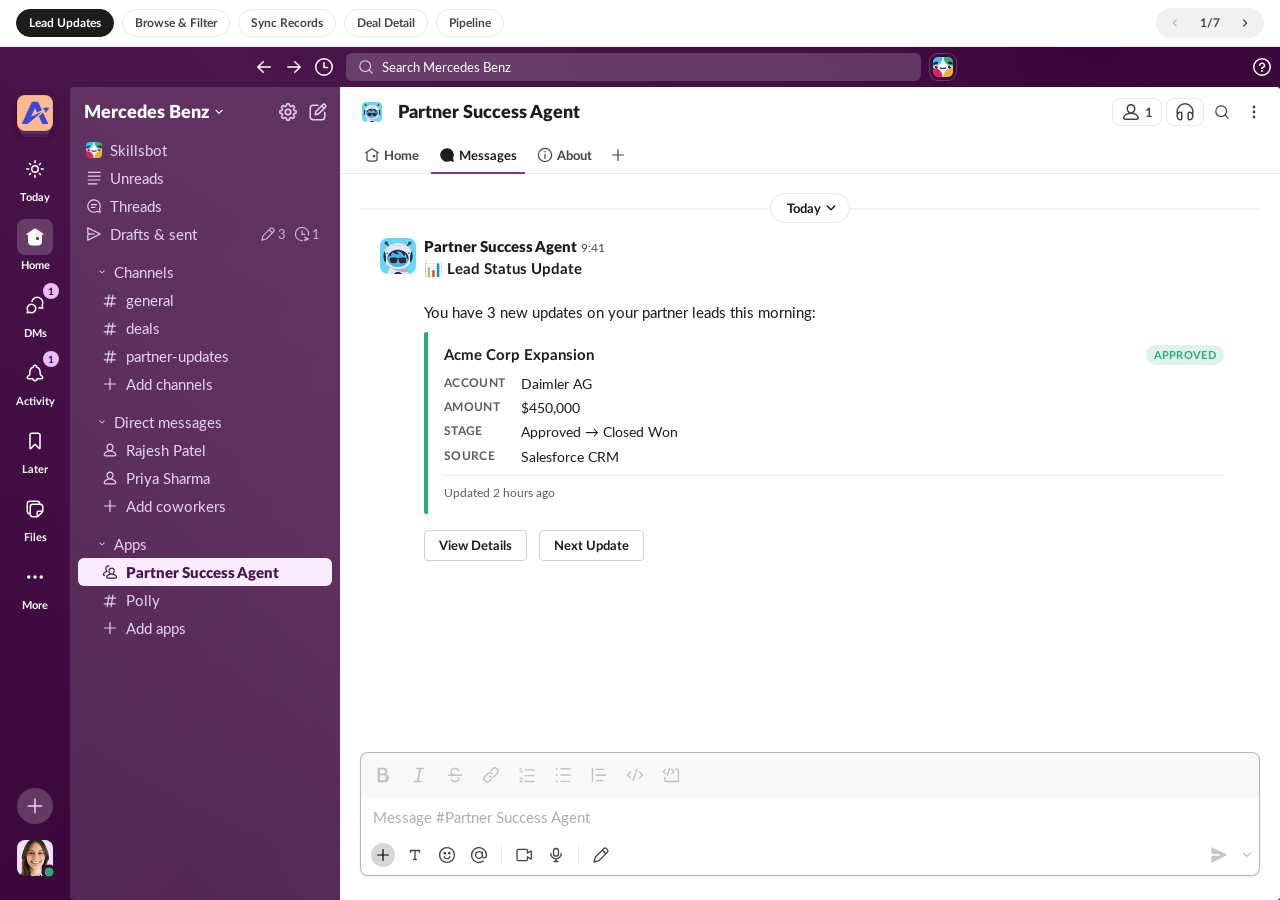
<file: index.html>
<!doctype html>
<html lang="en">
  <head>
    <meta charset="UTF-8" />
    <link rel="icon" type="image/png" href="./favicon.png" />
    <meta name="viewport" content="width=device-width, initial-scale=1.0" />
    <title>Vendor Demo — Partner Success Agent</title>
    <!-- Lato font - used in Slack's official design system -->
    <link rel="preconnect" href="https://fonts.googleapis.com">
    <link rel="preconnect" href="https://fonts.gstatic.com" crossorigin>
    <link href="https://fonts.googleapis.com/css2?family=Lato:wght@400;700;900&display=swap" rel="stylesheet">
    <script type="module" crossorigin src="./assets/index-B_aXwL5m.js"></script>
    <link rel="stylesheet" crossorigin href="./assets/index-C7yKwIdU.css">
  </head>
  <body>
    <div id="root"></div>
    <script>if(!location.hash)location.hash="#vendor";</script>
  </body>
</html>
</file>
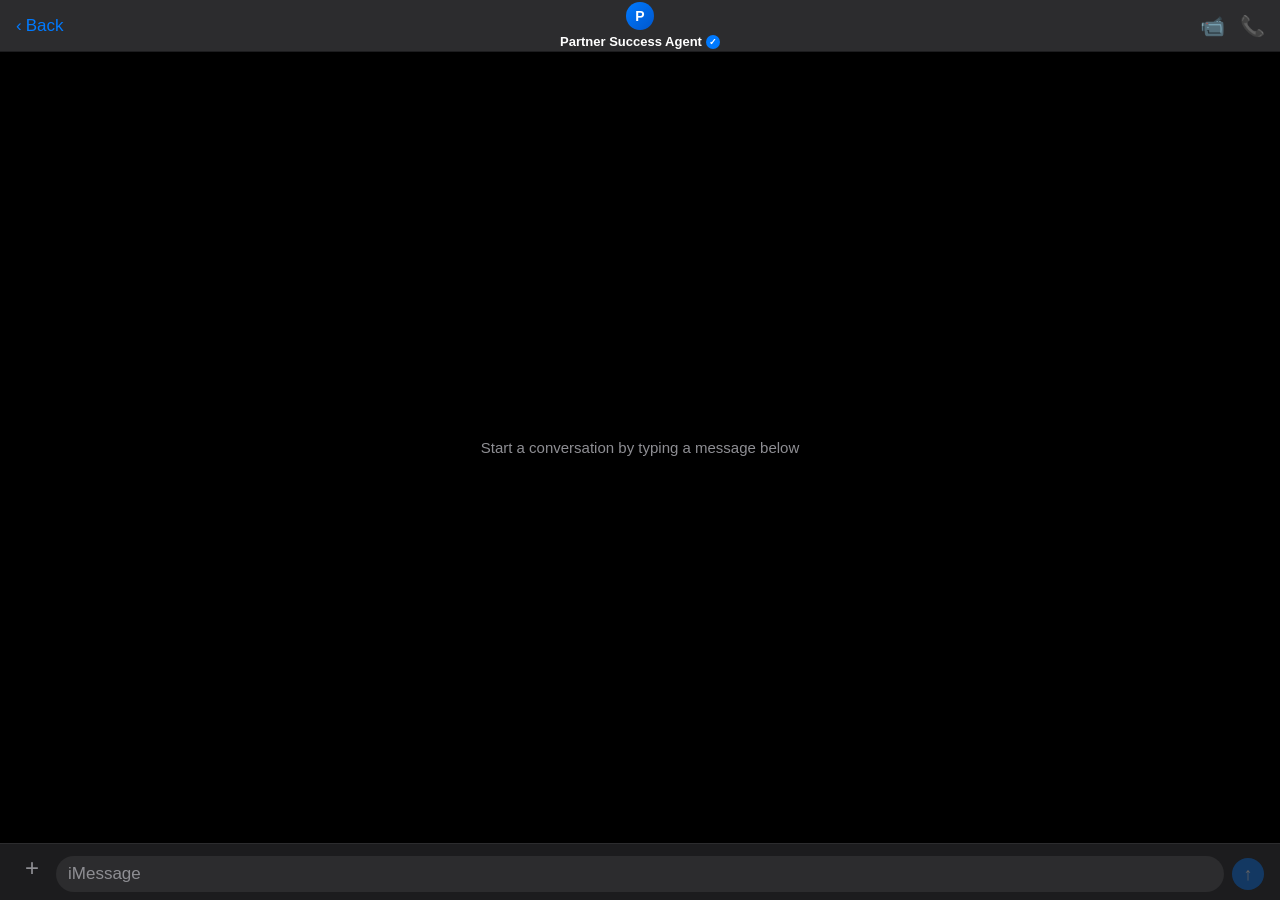
<file: messages-partner-journey.html>
<!DOCTYPE html>
<html lang="en">
<head>
  <meta charset="UTF-8">
  <meta name="viewport" content="width=device-width, initial-scale=1.0">
  <title>Partner Success Agent - Messages</title>
  <style>
    * {
      margin: 0;
      padding: 0;
      box-sizing: border-box;
    }

    body {
      font-family: -apple-system, BlinkMacSystemFont, 'SF Pro Display', 'Segoe UI', Roboto, sans-serif;
      background: #000000;
      color: #ffffff;
      height: 100vh;
      display: flex;
      flex-direction: column;
      overflow: hidden;
    }

    /* Header */
    .messages-header {
      background: #2C2C2E;
      height: 52px;
      display: flex;
      align-items: center;
      justify-content: space-between;
      padding: 0 16px;
      border-bottom: 1px solid #1C1C1E;
      flex-shrink: 0;
    }

    .header-left {
      width: 60px;
    }

    .back-button {
      background: none;
      border: none;
      color: #007AFF;
      font-size: 17px;
      cursor: pointer;
      display: flex;
      align-items: center;
      gap: 4px;
    }

    .back-button:hover {
      opacity: 0.7;
    }

    .header-center {
      flex: 1;
      display: flex;
      flex-direction: column;
      align-items: center;
      gap: 2px;
    }

    .contact-avatar {
      width: 28px;
      height: 28px;
      border-radius: 50%;
      background: linear-gradient(135deg, #007AFF, #0056CC);
      display: flex;
      align-items: center;
      justify-content: center;
      font-size: 14px;
      font-weight: 600;
      margin-bottom: 2px;
    }

    .contact-name {
      font-size: 13px;
      font-weight: 600;
      display: flex;
      align-items: center;
      gap: 4px;
    }

    .verified-badge {
      width: 14px;
      height: 14px;
      background: #007AFF;
      border-radius: 50%;
      display: flex;
      align-items: center;
      justify-content: center;
      font-size: 9px;
    }

    .header-right {
      width: 60px;
      display: flex;
      justify-content: flex-end;
      gap: 16px;
    }

    .header-icon {
      background: none;
      border: none;
      color: #007AFF;
      font-size: 20px;
      cursor: pointer;
      padding: 0;
      width: 24px;
      height: 24px;
      display: flex;
      align-items: center;
      justify-content: center;
    }

    .header-icon:hover {
      opacity: 0.7;
    }

    /* Messages Container */
    .messages-container {
      flex: 1;
      overflow-y: auto;
      padding: 16px;
      display: flex;
      flex-direction: column;
      gap: 12px;
    }

    .messages-container::-webkit-scrollbar {
      width: 8px;
    }

    .messages-container::-webkit-scrollbar-track {
      background: transparent;
    }

    .messages-container::-webkit-scrollbar-thumb {
      background: #3A3A3C;
      border-radius: 4px;
    }

    /* Timestamp */
    .timestamp {
      text-align: center;
      color: #8E8E93;
      font-size: 12px;
      margin: 8px 0;
    }

    /* Message Group */
    .message-group {
      display: flex;
      flex-direction: column;
      gap: 2px;
      max-width: 65%;
    }

    .message-group.outgoing {
      align-self: flex-end;
      align-items: flex-end;
    }

    .message-group.incoming {
      align-self: flex-start;
      align-items: flex-start;
    }

    /* Message Bubble */
    .message-bubble {
      padding: 8px 14px;
      font-size: 17px;
      line-height: 1.4;
      word-wrap: break-word;
      position: relative;
    }

    .message-bubble.outgoing {
      background: linear-gradient(135deg, #007AFF, #0056CC);
      color: #ffffff;
      border-radius: 18px 18px 4px 18px;
    }

    .message-bubble.incoming {
      background: #26252A;
      color: #ffffff;
      border-radius: 18px 18px 18px 4px;
    }

    .message-bubble strong {
      font-weight: 600;
    }

    .message-bubble.typing {
      padding: 12px 18px;
      display: flex;
      align-items: center;
      gap: 4px;
    }

    /* Typing Dots */
    .typing-dot {
      width: 8px;
      height: 8px;
      background: #8E8E93;
      border-radius: 50%;
      animation: typing 1.4s infinite;
    }

    .typing-dot:nth-child(2) {
      animation-delay: 0.2s;
    }

    .typing-dot:nth-child(3) {
      animation-delay: 0.4s;
    }

    @keyframes typing {
      0%, 60%, 100% {
        transform: translateY(0);
        opacity: 0.7;
      }
      30% {
        transform: translateY(-8px);
        opacity: 1;
      }
    }

    /* Delivery Status */
    .delivery-status {
      font-size: 11px;
      color: #8E8E93;
      margin-top: 2px;
      padding-left: 4px;
    }

    /* Input Container */
    .input-container {
      background: #1C1C1E;
      padding: 8px 16px 8px 16px;
      border-top: 1px solid #2C2C2E;
      display: flex;
      align-items: flex-end;
      gap: 8px;
      flex-shrink: 0;
    }

    .input-actions-left {
      display: flex;
      gap: 8px;
      padding-bottom: 8px;
    }

    .input-icon {
      background: none;
      border: none;
      color: #8E8E93;
      font-size: 24px;
      cursor: pointer;
      width: 32px;
      height: 32px;
      display: flex;
      align-items: center;
      justify-content: center;
      border-radius: 50%;
      transition: background 0.2s;
    }

    .input-icon:hover {
      background: #2C2C2E;
    }

    .input-wrapper {
      flex: 1;
      background: #2C2C2E;
      border-radius: 20px;
      display: flex;
      align-items: flex-end;
      padding: 8px 12px;
      min-height: 36px;
      max-height: 120px;
    }

    .message-input {
      flex: 1;
      background: none;
      border: none;
      color: #ffffff;
      font-size: 17px;
      font-family: inherit;
      outline: none;
      resize: none;
      max-height: 104px;
      overflow-y: auto;
    }

    .message-input::placeholder {
      color: #8E8E93;
    }

    .message-input::-webkit-scrollbar {
      width: 4px;
    }

    .message-input::-webkit-scrollbar-thumb {
      background: #3A3A3C;
      border-radius: 2px;
    }

    .send-button {
      background: #007AFF;
      border: none;
      width: 32px;
      height: 32px;
      border-radius: 50%;
      display: flex;
      align-items: center;
      justify-content: center;
      cursor: pointer;
      color: #ffffff;
      font-size: 18px;
      transition: opacity 0.2s;
      flex-shrink: 0;
      margin-bottom: 2px;
    }

    .send-button:hover {
      opacity: 0.8;
    }

    .send-button:disabled {
      opacity: 0.3;
      cursor: not-allowed;
    }

    .input-actions-right {
      display: flex;
      gap: 8px;
      padding-bottom: 8px;
    }

    /* Empty State */
    .empty-state {
      flex: 1;
      display: flex;
      align-items: center;
      justify-content: center;
      color: #8E8E93;
      font-size: 15px;
      padding: 40px;
      text-align: center;
    }

    /* Utility */
    .hidden {
      display: none;
    }

    /* List formatting in messages */
    .message-bubble ul {
      list-style: none;
      padding: 0;
      margin: 8px 0 0 0;
    }

    .message-bubble li {
      margin: 4px 0;
    }

    /* OAuth overlay */
    .oauth-overlay {
      position: fixed;
      top: 0; left: 0; right: 0; bottom: 0;
      background: rgba(0, 0, 0, 0.6);
      display: flex;
      align-items: center;
      justify-content: center;
      z-index: 1000;
    }
    .oauth-overlay.hidden { display: none; }

    .safari-modal {
      background: #1C1C1E;
      border-radius: 16px;
      width: 380px;
      max-width: 90vw;
      overflow: hidden;
      border: 1px solid #3A3A3C;
      box-shadow: 0 20px 60px rgba(0,0,0,0.5);
    }

    .safari-chrome {
      background: #2C2C2E;
      padding: 14px 16px;
      display: flex;
      align-items: center;
      gap: 12px;
    }

    .safari-dots {
      display: flex;
      gap: 6px;
    }

    .safari-dots .dot {
      width: 12px;
      height: 12px;
      border-radius: 50%;
    }

    .dot.red { background: #FF5F57; }
    .dot.yellow { background: #FEBC2E; }
    .dot.green { background: #28C840; }

    .safari-url {
      flex: 1;
      background: #1C1C1E;
      border-radius: 6px;
      padding: 6px 10px;
      font-size: 13px;
      color: #8E8E93;
      display: flex;
      align-items: center;
      gap: 6px;
    }

    .safari-body {
      padding: 32px 24px;
      text-align: center;
    }

    .safari-logo {
      font-size: 48px;
      margin-bottom: 16px;
    }

    .safari-title {
      color: #ffffff;
      font-size: 17px;
      font-weight: 600;
      margin-bottom: 8px;
      line-height: 1.3;
    }

    .safari-desc {
      color: #8E8E93;
      font-size: 15px;
      margin-bottom: 24px;
    }

    .safari-buttons {
      display: flex;
      flex-direction: column;
      gap: 10px;
    }

    .safari-allow {
      background: #007AFF;
      color: #fff;
      border: none;
      padding: 14px;
      border-radius: 12px;
      font-size: 17px;
      font-weight: 600;
      cursor: pointer;
      width: 100%;
      transition: background 0.2s;
    }
    .safari-allow:hover { background: #0056CC; }

    .safari-deny {
      background: transparent;
      color: #007AFF;
      border: none;
      font-size: 17px;
      cursor: pointer;
      padding: 8px;
    }
    .safari-deny:hover { opacity: 0.7; }

    /* Clickable link styling in messages */
    .message-bubble a {
      color: #007AFF;
      text-decoration: underline;
    }
  </style>
</head>
<body>
  <!-- Header -->
  <div class="messages-header">
    <div class="header-left">
      <button class="back-button">
        <span>‹</span>
        <span>Back</span>
      </button>
    </div>
    <div class="header-center">
      <div class="contact-avatar">P</div>
      <div class="contact-name">
        Partner Success Agent
        <span class="verified-badge">✓</span>
      </div>
    </div>
    <div class="header-right">
      <button class="header-icon" title="FaceTime Video">📹</button>
      <button class="header-icon" title="FaceTime Audio">📞</button>
    </div>
  </div>

  <!-- Messages Container -->
  <div class="messages-container" id="messagesContainer">
    <div class="empty-state">Start a conversation by typing a message below</div>
  </div>

  <!-- Input Container -->
  <div class="input-container">
    <div class="input-actions-left">
      <button class="input-icon" title="Add attachment">+</button>
    </div>
    <div class="input-wrapper">
      <textarea
        class="message-input"
        id="messageInput"
        placeholder="iMessage"
        rows="1"
      ></textarea>
    </div>
    <button class="send-button" id="sendButton" disabled>
      <span>↑</span>
    </button>
    <div class="input-actions-right hidden" id="inputActionsRight">
      <button class="input-icon" title="Apps">⊞</button>
      <button class="input-icon" title="Camera">📷</button>
      <button class="input-icon" title="Voice message">🎤</button>
    </div>
  </div>

  <!-- OAuth Overlay -->
  <div id="oauth-overlay" class="oauth-overlay hidden">
    <div class="safari-modal">
      <div class="safari-chrome">
        <div class="safari-dots">
          <span class="dot red"></span>
          <span class="dot yellow"></span>
          <span class="dot green"></span>
        </div>
        <div class="safari-url">
          <span class="safari-lock">🔒</span>
          <span class="safari-url-text" id="safari-url-text">login.salesforce.com</span>
        </div>
      </div>
      <div class="safari-body">
        <div class="safari-logo" id="safari-logo">☁️</div>
        <h2 class="safari-title">"Partner Success Agent" wants to access your account</h2>
        <p class="safari-desc">This will allow the app to read your deals and sync data.</p>
        <div class="safari-buttons">
          <button class="safari-allow" onclick="completeOAuth()">Allow</button>
          <button class="safari-deny" onclick="cancelOAuth()">Don't Allow</button>
        </div>
      </div>
    </div>
  </div>

  <script>
    // Data
    const OPPORTUNITIES = [
      { id: 1, name: 'Acme Corp Expansion', account: 'Daimler AG', amount: 450000, stage: 'Approved', source: 'salesforce', closeDate: '2026-07-15' },
      { id: 2, name: 'TechVentures Migration', account: 'Daimler AG', amount: 120000, stage: 'Under Review', source: 'hubspot', closeDate: '2026-07-30' },
      { id: 3, name: 'Meridian Upsell', account: 'Daimler AG', amount: 280000, stage: 'Submitted', source: 'salesforce', closeDate: '2026-08-15' },
      { id: 4, name: 'NovaStar Labs Renewal', account: 'Elysium Motors', amount: 340000, stage: 'Approved', source: 'copper', closeDate: '2026-09-15' },
      { id: 5, name: 'Pinnacle Financial New', account: 'Elysium Motors', amount: 95000, stage: 'Discovery', source: 'hubspot', closeDate: '2026-10-30' },
      { id: 6, name: 'Fleet Purchase Program', account: 'Landmark Cars', amount: 2450000, stage: 'Proposal', source: 'salesforce', closeDate: '2026-09-30' },
      { id: 7, name: 'EV Expansion Initiative', account: 'Elysium Motors', amount: 890000, stage: 'Negotiation', source: 'salesforce', closeDate: '2026-10-15' },
      { id: 8, name: 'Luxury Model Negotiation', account: 'Daimler AG', amount: 620000, stage: 'Negotiation', source: 'salesforce', closeDate: '2026-08-30' },
      { id: 9, name: 'Eco-Friendly Fleet', account: 'Daimler AG', amount: 175000, stage: 'Discovery', source: 'copper', closeDate: '2026-11-15' },
      { id: 10, name: 'Smart City Partnership', account: 'T&T Motors', amount: 1200000, stage: 'Proposal', source: 'hubspot', closeDate: '2026-09-15' },
      { id: 11, name: 'Autonomous Delivery Pilot', account: 'Landmark Cars', amount: 560000, stage: 'Under Review', source: 'salesforce', closeDate: '2026-08-20' },
      { id: 12, name: 'Premium Service Package', account: 'T&T Motors', amount: 88000, stage: 'Approved', source: 'copper', closeDate: '2026-07-20' },
      { id: 13, name: 'Year End Clearance', account: 'Daimler AG', amount: 10000, stage: 'Negotiation', source: 'salesforce', closeDate: '2026-06-30' },
      { id: 14, name: 'Luxury EV Promo', account: 'Elysium Motors', amount: 420000, stage: 'Submitted', source: 'hubspot', closeDate: '2026-08-10' },
      { id: 15, name: 'Regional Dealer Network', account: 'Landmark Cars', amount: 780000, stage: 'Discovery', source: 'salesforce', closeDate: '2026-12-01' },
      { id: 16, name: 'Connected Car Services', account: 'T&T Motors', amount: 310000, stage: 'Proposal', source: 'copper', closeDate: '2026-09-30' },
      { id: 17, name: 'Hybrid Fleet Transition', account: 'Daimler AG', amount: 950000, stage: 'Approved', source: 'hubspot', closeDate: '2026-10-01' },
      { id: 18, name: 'Parts Distribution Deal', account: 'Landmark Cars', amount: 145000, stage: 'Under Review', source: 'hubspot', closeDate: '2026-08-25' }
    ];

    // State
    let conversationState = 'setup-welcome';
    let browsePageIndex = 0;
    let selectedDeal = null;
    const ITEMS_PER_PAGE = 5;
    let setupData = {
      selectedCRMs: [],
      currentCRMIndex: 0,
      userName: ''
    };

    // Elements
    const messagesContainer = document.getElementById('messagesContainer');
    const messageInput = document.getElementById('messageInput');
    const sendButton = document.getElementById('sendButton');
    const inputActionsRight = document.getElementById('inputActionsRight');

    // Auto-resize textarea
    messageInput.addEventListener('input', () => {
      messageInput.style.height = 'auto';
      messageInput.style.height = Math.min(messageInput.scrollHeight, 120) + 'px';
      sendButton.disabled = !messageInput.value.trim();
    });

    // Send message on Enter (Shift+Enter for new line)
    messageInput.addEventListener('keydown', (e) => {
      if (e.key === 'Enter' && !e.shiftKey) {
        e.preventDefault();
        if (messageInput.value.trim()) {
          sendMessage();
        }
      }
    });

    // Send button click
    sendButton.addEventListener('click', sendMessage);

    // Message handling
    function sendMessage() {
      const text = messageInput.value.trim();
      if (!text) return;

      addMessage(text, 'outgoing');
      messageInput.value = '';
      messageInput.style.height = 'auto';
      sendButton.disabled = true;

      // Show typing indicator
      setTimeout(() => {
        showTypingIndicator();
        setTimeout(() => {
          hideTypingIndicator();
          handleUserInput(text.toLowerCase());
        }, 1000 + Math.random() * 1000);
      }, 300);
    }

    function addMessage(content, type = 'incoming', options = {}) {
      const emptyState = messagesContainer.querySelector('.empty-state');
      if (emptyState) {
        emptyState.remove();
      }

      // Add timestamp if first message or significant time gap
      if (messagesContainer.children.length === 0 || messagesContainer.children.length === 1) {
        const timestamp = document.createElement('div');
        timestamp.className = 'timestamp';
        timestamp.textContent = formatTimestamp(new Date());
        messagesContainer.appendChild(timestamp);
      }

      const messageGroup = document.createElement('div');
      messageGroup.className = `message-group ${type}`;

      const bubble = document.createElement('div');
      bubble.className = `message-bubble ${type}`;

      // Support HTML content for links
      if (options.isHTML) {
        bubble.innerHTML = content;
      } else {
        bubble.innerHTML = content;
      }

      messageGroup.appendChild(bubble);

      if (type === 'outgoing') {
        const status = document.createElement('div');
        status.className = 'delivery-status';
        status.textContent = 'Delivered';
        messageGroup.appendChild(status);
      }

      messagesContainer.appendChild(messageGroup);
      scrollToBottom();
    }

    function showTypingIndicator() {
      const messageGroup = document.createElement('div');
      messageGroup.className = 'message-group incoming';
      messageGroup.id = 'typingIndicator';

      const bubble = document.createElement('div');
      bubble.className = 'message-bubble incoming typing';
      bubble.innerHTML = '<div class="typing-dot"></div><div class="typing-dot"></div><div class="typing-dot"></div>';

      messageGroup.appendChild(bubble);
      messagesContainer.appendChild(messageGroup);
      scrollToBottom();
    }

    function hideTypingIndicator() {
      const indicator = document.getElementById('typingIndicator');
      if (indicator) {
        indicator.remove();
      }
    }

    function scrollToBottom() {
      messagesContainer.scrollTop = messagesContainer.scrollHeight;
    }

    function formatTimestamp(date) {
      const now = new Date();
      const isToday = date.toDateString() === now.toDateString();
      const timeStr = date.toLocaleTimeString('en-US', { hour: 'numeric', minute: '2-digit' });
      return isToday ? `Today ${timeStr}` : date.toLocaleDateString('en-US', { month: 'short', day: 'numeric', hour: 'numeric', minute: '2-digit' });
    }

    function formatCurrency(amount) {
      return new Intl.NumberFormat('en-US', { style: 'currency', currency: 'USD', minimumFractionDigits: 0 }).format(amount);
    }

    function formatDate(dateStr) {
      return new Date(dateStr).toLocaleDateString('en-US', { month: 'short', day: 'numeric', year: 'numeric' });
    }

    function getCRMEmoji(source) {
      const map = { salesforce: '☁️', hubspot: '🔶', copper: '🔸' };
      return map[source] || '📊';
    }

    // Conversation logic
    function handleUserInput(input) {
      // Setup flow states
      if (conversationState === 'setup-welcome') {
        conversationState = 'setup-crm-select';
        showTypingThenRespond(() => {
          addMessage("Welcome! I'm your Partner Success Agent. Let's connect your CRMs so I can help manage your deals.\n\nWhich CRMs do you use?\n1️⃣ Salesforce\n2️⃣ HubSpot\n3️⃣ Copper\n4️⃣ Multiple (tell me which)", 'incoming');
        });
        return;
      }

      if (conversationState === 'setup-crm-select') {
        const crms = parseCRMSelection(input);
        if (crms.length === 0) {
          showTypingThenRespond(() => {
            addMessage("I didn't catch that. Reply 1, 2, 3, or 4:", 'incoming');
          });
          return;
        }
        setupData.selectedCRMs = crms;
        setupData.currentCRMIndex = 0;
        conversationState = 'setup-oauth';
        promptOAuthLink(crms[0]);
        return;
      }

      if (conversationState === 'setup-oauth') {
        // User typed instead of tapping — guide them
        if (input.toLowerCase() === 'skip' || input.toLowerCase() === 'later') {
          finishSetupEarly();
          return;
        }
        showTypingThenRespond(() => {
          addMessage("Tap the link above to authorize, or reply 'skip' to connect later.", 'incoming');
        });
        return;
      }

      if (conversationState === 'setup-more-crms') {
        if (/^y/i.test(input)) {
          conversationState = 'setup-crm-select';
          const remaining = ['salesforce','hubspot','copper'].filter(c => !setupData.selectedCRMs.includes(c));
          let msg = "Which one?\n";
          remaining.forEach((c, i) => { msg += `${i+1}️⃣ ${c.charAt(0).toUpperCase() + c.slice(1)}\n`; });
          showTypingThenRespond(() => addMessage(msg.trim(), 'incoming'));
        } else {
          conversationState = 'setup-name';
          showTypingThenRespond(() => addMessage("What should I call you?", 'incoming'));
        }
        return;
      }

      if (conversationState === 'setup-name') {
        setupData.userName = input.trim();
        conversationState = 'menu'; // TRANSITION TO EXISTING FLOW
        showTypingThenRespond(() => {
          addMessage(
            `Perfect, ${setupData.userName}! You're ready to go.\n\nWhat would you like to do?\n1️⃣ See my recent deal\n2️⃣ View partner deals\n3️⃣ Check sync status\n4️⃣ Browse all opportunities`,
            'incoming'
          );
        });
        return;
      }

      // Initial greeting (legacy fallback - shouldn't be reached with new flow)
      if (conversationState === 'initial' && (input.includes('hi') || input.includes('hello') || input.includes('hey') || input.includes('start'))) {
        conversationState = 'menu';
        addMessage(`Hi! I'm your Partner Success Agent. I can help you manage deals across your CRMs.\n\nWhat would you like to do?\n1️⃣ See my recent deal\n2️⃣ View partner deals\n3️⃣ Check sync status\n4️⃣ Browse all opportunities`);
        return;
      }

      // Menu options
      if (conversationState === 'menu' || conversationState === 'post-action') {
        if (input === '1') {
          showRecentDeal();
        } else if (input === '2') {
          showPartnerDeals();
        } else if (input === '3') {
          showSyncStatus();
        } else if (input === '4' || input.includes('browse')) {
          startBrowse();
        } else {
          addMessage(`Please reply with a number 1-4:\n1️⃣ Recent deal\n2️⃣ Partner deals\n3️⃣ Sync status\n4️⃣ Browse all`);
        }
        return;
      }

      // Move action
      if (conversationState === 'showing-deal' && input === 'move') {
        conversationState = 'post-action';
        addMessage(`✅ Done! Moved to HubSpot CRM.\n\nAnything else? Reply 1-4 or type your question.`);
        return;
      }

      // Browse pagination
      if (conversationState === 'browsing') {
        if (input === 'n' || input === 'next') {
          browsePageIndex++;
          showBrowsePage();
        } else if (input === 'p' || input === 'prev' || input === 'previous') {
          browsePageIndex = Math.max(0, browsePageIndex - 1);
          showBrowsePage();
        } else if (/^\d+(,\d+)*$/.test(input)) {
          // Handle selection like "1,3,5"
          const indices = input.split(',').map(n => parseInt(n.trim()) - 1);
          const pageStart = browsePageIndex * ITEMS_PER_PAGE;
          const selected = indices.map(i => OPPORTUNITIES[pageStart + i]).filter(Boolean);
          if (selected.length > 0) {
            conversationState = 'post-action';
            const names = selected.map(o => `• ${o.name}`).join('\n');
            addMessage(`✅ Selected ${selected.length} deal(s):\n${names}\n\nWhat would you like to do next? Reply 1-4.`);
          } else {
            addMessage(`Invalid selection. Reply with numbers (1-${Math.min(ITEMS_PER_PAGE, OPPORTUNITIES.length - pageStart)}), or N for next page.`);
          }
        } else {
          addMessage(`Reply with numbers to select (e.g., 1,3,5), N for next, or P for previous.`);
        }
        return;
      }

      // Default fallback
      addMessage(`I didn't quite catch that. Type "hi" to see what I can help with.`);
    }

    function showRecentDeal() {
      conversationState = 'showing-deal';
      selectedDeal = OPPORTUNITIES[12]; // Year End Clearance
      const deal = selectedDeal;
      addMessage(
        `📋 <strong>${deal.name}</strong>\n\n` +
        `Account: ${deal.account}\n` +
        `Stage: ${deal.stage}\n` +
        `Close: ${formatDate(deal.closeDate)}\n` +
        `Amount: ${formatCurrency(deal.amount)}\n` +
        `Source: ${getCRMEmoji(deal.source)} ${deal.source.charAt(0).toUpperCase() + deal.source.slice(1)}\n\n` +
        `Reply MOVE to sync this to your CRM`
      );
    }

    function showPartnerDeals() {
      conversationState = 'post-action';
      const partnerDeals = OPPORTUNITIES.filter(o => o.account === 'Elysium Motors').slice(0, 3);
      let message = `🤝 <strong>Partner Deals (Elysium Motors)</strong>\n\n`;
      partnerDeals.forEach((deal, i) => {
        message += `${i + 1}. ${deal.name}\n   ${formatCurrency(deal.amount)} • ${deal.stage}\n   Close: ${formatDate(deal.closeDate)}\n\n`;
      });
      message += `Reply 1-4 for main menu.`;
      addMessage(message);
    }

    function showSyncStatus() {
      conversationState = 'post-action';
      addMessage(
        `📊 <strong>CRM Sync Status</strong>\n\n` +
        `☁️ Salesforce: ✅ Synced (3 min ago)\n` +
        `🔶 HubSpot: ✅ Synced (5 min ago)\n` +
        `🔸 Copper: ⚠️ Pending (12 deals)\n\n` +
        `All systems operational.\n\n` +
        `Reply 1-4 for main menu.`
      );
    }

    function startBrowse() {
      conversationState = 'browsing';
      browsePageIndex = 0;
      showBrowsePage();
    }

    function showBrowsePage() {
      const start = browsePageIndex * ITEMS_PER_PAGE;
      const end = Math.min(start + ITEMS_PER_PAGE, OPPORTUNITIES.length);
      const page = OPPORTUNITIES.slice(start, end);
      const hasMore = end < OPPORTUNITIES.length;
      const hasPrev = browsePageIndex > 0;

      let message = `📋 <strong>Opportunities (${start + 1}-${end} of ${OPPORTUNITIES.length})</strong>\n\n`;
      page.forEach((deal, i) => {
        message += `${i + 1}. <strong>${deal.name}</strong>\n`;
        message += `   ${deal.account} • ${formatCurrency(deal.amount)}\n`;
        message += `   ${deal.stage} • ${formatDate(deal.closeDate)}\n`;
        message += `   ${getCRMEmoji(deal.source)} ${deal.source}\n\n`;
      });

      message += `Reply numbers to select (e.g., 1,3,5)\n`;
      if (hasMore) message += `N = next page`;
      if (hasPrev) message += ` • P = previous`;

      addMessage(message);
    }

    // Setup helper functions
    function parseCRMSelection(input) {
      const lower = input.toLowerCase();
      const crms = [];
      if (lower === '1' || /salesforce|sf\b/i.test(lower)) crms.push('salesforce');
      else if (lower === '2' || /hubspot|hs\b/i.test(lower)) crms.push('hubspot');
      else if (lower === '3' || /copper/i.test(lower)) crms.push('copper');
      else if (lower === '4' || /all|multiple|both/i.test(lower)) return ['salesforce', 'hubspot', 'copper'];
      // Handle combos: "1,2" or "1 and 3"
      if (crms.length === 0) {
        if (/1/.test(lower)) crms.push('salesforce');
        if (/2/.test(lower)) crms.push('hubspot');
        if (/3/.test(lower)) crms.push('copper');
      }
      return crms;
    }

    function promptOAuthLink(crm) {
      const urls = { salesforce: 'login.salesforce.com', hubspot: 'app.hubspot.com', copper: 'app.copper.com' };
      const names = { salesforce: 'Salesforce', hubspot: 'HubSpot', copper: 'Copper' };
      showTypingThenRespond(() => {
        addMessage(`To connect ${names[crm]}, tap this link to authorize:`, 'incoming');
        // Add a second message with the tappable link
        setTimeout(() => {
          const linkHtml = `<a href="#" onclick="showOAuthOverlay('${crm}'); return false;" style="color:#007AFF;text-decoration:underline;">https://${urls[crm]}/oauth/authorize</a>`;
          addMessage(linkHtml, 'incoming', { isHTML: true });
        }, 400);
      });
    }

    function showOAuthOverlay(crm) {
      const urls = { salesforce: 'login.salesforce.com', hubspot: 'app.hubspot.com', copper: 'app.copper.com' };
      const icons = { salesforce: '☁️', hubspot: '🔶', copper: '🔸' };
      document.getElementById('safari-url-text').textContent = urls[crm];
      document.getElementById('safari-logo').textContent = icons[crm];
      document.getElementById('oauth-overlay').classList.remove('hidden');
    }

    function completeOAuth() {
      document.getElementById('oauth-overlay').classList.add('hidden');
      const crm = setupData.selectedCRMs[setupData.currentCRMIndex];
      const names = { salesforce: 'Salesforce', hubspot: 'HubSpot', copper: 'Copper' };

      showTypingThenRespond(() => {
        addMessage(`✅ ${names[crm]} connected!`, 'incoming');
        setupData.currentCRMIndex++;
        if (setupData.currentCRMIndex < setupData.selectedCRMs.length) {
          setTimeout(() => promptOAuthLink(setupData.selectedCRMs[setupData.currentCRMIndex]), 800);
        } else {
          conversationState = 'setup-more-crms';
          setTimeout(() => {
            showTypingThenRespond(() => addMessage("Any other CRMs to connect? (Y/N)", 'incoming'));
          }, 800);
        }
      });
    }

    function cancelOAuth() {
      document.getElementById('oauth-overlay').classList.add('hidden');
      conversationState = 'setup-more-crms';
      showTypingThenRespond(() => addMessage("No problem — you can connect later.\n\nAny other CRMs? (Y/N)", 'incoming'));
    }

    function finishSetupEarly() {
      conversationState = 'menu';
      showTypingThenRespond(() => {
        addMessage("No problem! You can connect CRMs anytime.\n\nWhat would you like to do?\n1️⃣ See my recent deal\n2️⃣ View partner deals\n3️⃣ Check sync status\n4️⃣ Browse all opportunities", 'incoming');
      });
    }

    function showTypingThenRespond(callback) {
      showTypingIndicator();
      setTimeout(() => {
        hideTypingIndicator();
        callback();
      }, 1000 + Math.random() * 1000);
    }
  </script>
</body>
</html>
</file>
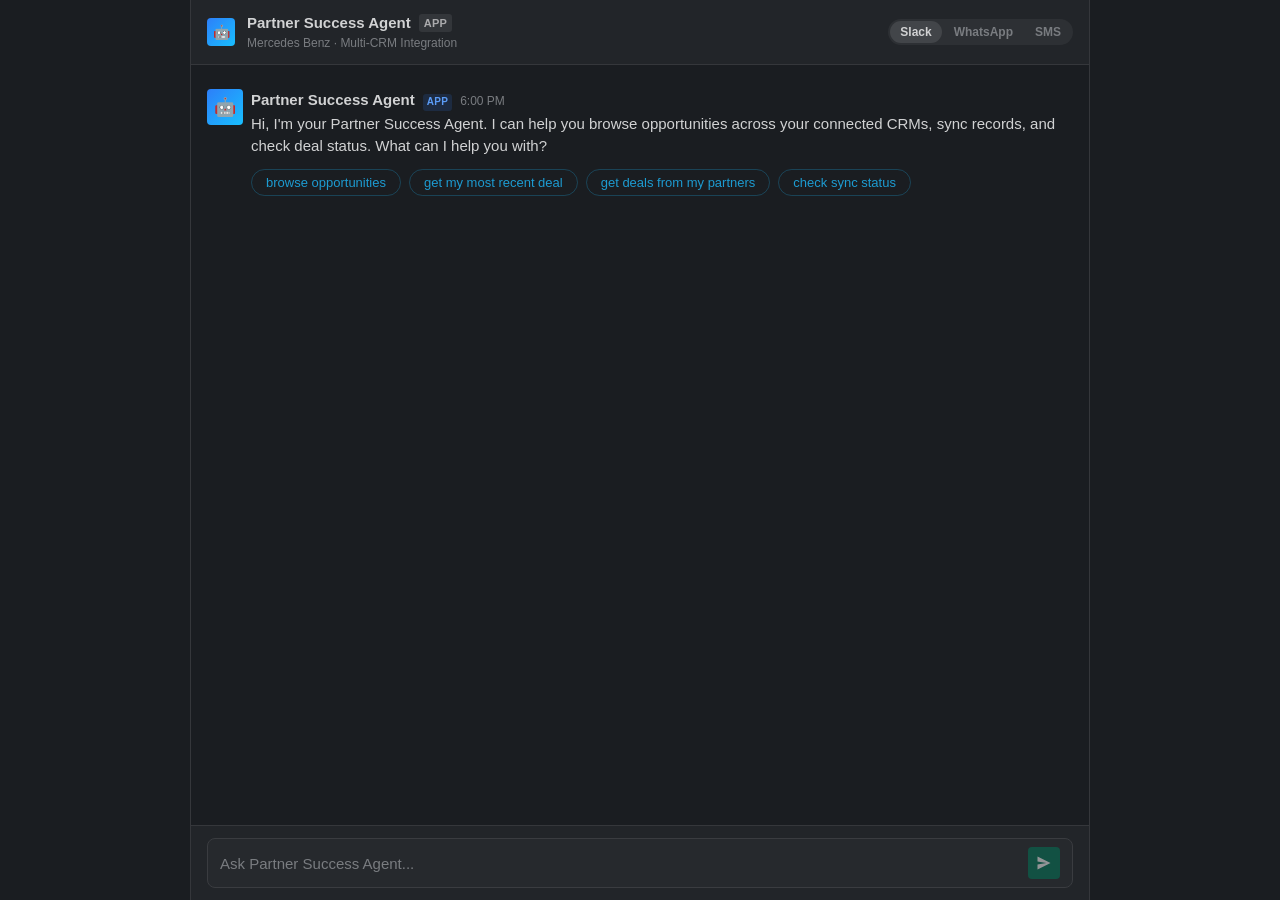
<file: multi-crm-journey.html>
<!DOCTYPE html>
<html lang="en">
<head>
  <meta charset="UTF-8" />
  <meta name="viewport" content="width=device-width, initial-scale=1.0" />
  <title>Partner Success Agent — Multi CRM</title>
  <link rel="icon" href="favicon.svg" />
  <style>
    /* ─── Reset & Base ─────────────────────────────────────────────── */
    *, *::before, *::after { box-sizing: border-box; margin: 0; padding: 0; }

    :root {
      --bg-primary: #1a1d21;
      --bg-secondary: #222529;
      --bg-card: #26292d;
      --bg-card-hover: #2c2f33;
      --border-subtle: #35373b;
      --border-card: #3a3c40;

      --text-primary: #d1d2d3;
      --text-secondary: #ababad;
      --text-tertiary: #797c80;
      --text-link: #1d9bd1;

      --crm-salesforce: #0d9dda;
      --crm-salesforce-bg: rgba(13,157,218,0.12);
      --crm-hubspot: #ff7a59;
      --crm-hubspot-bg: rgba(255,122,89,0.12);
      --crm-copper: #f4a261;
      --crm-copper-bg: rgba(244,162,97,0.12);

      --status-success: #2bac76;
      --status-success-bg: rgba(43,172,118,0.12);
      --status-error: #e8596d;
      --status-error-bg: rgba(232,89,109,0.12);
      --status-warning: #e8a820;
      --status-warning-bg: rgba(232,168,32,0.12);

      --btn-primary-bg: #007a5a;
      --btn-primary-hover: #148567;

      --space-025: 4px;
      --space-050: 8px;
      --space-075: 12px;
      --space-100: 16px;
      --space-150: 24px;
      --space-200: 32px;

      --font-family: 'Lato', -apple-system, BlinkMacSystemFont, 'Segoe UI', sans-serif;
      --font-size-micro: 11px;
      --font-size-small: 12px;
      --font-size-base: 13px;
      --font-size-medium: 14px;
      --font-size-large: 15px;
      --font-size-headline: 18px;

      --radius-small: 4px;
      --radius-base: 8px;
      --radius-large: 12px;
      --radius-rounded: 999px;
    }

    body {
      font-family: var(--font-family);
      font-size: var(--font-size-large);
      background: var(--bg-primary);
      color: var(--text-primary);
      line-height: 1.46;
      height: 100vh;
      overflow: hidden;
    }

    /* ─── App Shell ────────────────────────────────────────────────── */
    .app {
      display: flex;
      flex-direction: column;
      height: 100vh;
      max-width: 900px;
      margin: 0 auto;
      border-left: 1px solid var(--border-subtle);
      border-right: 1px solid var(--border-subtle);
    }

    /* ─── Channel Header ───────────────────────────────────────────── */
    .header {
      display: flex;
      align-items: center;
      gap: var(--space-075);
      padding: var(--space-075) var(--space-100);
      border-bottom: 1px solid var(--border-subtle);
      background: var(--bg-secondary);
      flex-shrink: 0;
    }

    .header-avatar {
      width: 28px;
      height: 28px;
      border-radius: var(--radius-small);
      background: linear-gradient(135deg, #2d7ff9 0%, #18bfff 100%);
      display: flex;
      align-items: center;
      justify-content: center;
      font-size: 14px;
      flex-shrink: 0;
    }

    .header-info {
      display: flex;
      flex-direction: column;
      gap: 1px;
      flex: 1;
    }

    .header-title {
      font-size: var(--font-size-large);
      font-weight: 700;
      color: var(--text-primary);
      display: flex;
      align-items: center;
      gap: var(--space-050);
    }

    .header-badge {
      font-size: var(--font-size-micro);
      font-weight: 700;
      text-transform: uppercase;
      background: rgba(255,255,255,0.08);
      color: var(--text-secondary);
      padding: 1px 5px;
      border-radius: 3px;
      letter-spacing: 0.3px;
    }

    .header-subtitle {
      font-size: var(--font-size-small);
      color: var(--text-tertiary);
    }

    /* ─── Platform Toggle ──────────────────────────────────────────── */
    .platform-toggle {
      display: flex;
      gap: 2px;
      background: rgba(255,255,255,0.05);
      border-radius: var(--radius-rounded);
      padding: 2px;
      flex-shrink: 0;
    }

    .platform-btn {
      font-family: var(--font-family);
      font-size: var(--font-size-small);
      font-weight: 600;
      color: var(--text-tertiary);
      background: transparent;
      border: none;
      border-radius: var(--radius-rounded);
      padding: 4px 10px;
      cursor: pointer;
      transition: all 0.15s;
    }

    .platform-btn:hover {
      color: var(--text-secondary);
    }

    .platform-btn.active {
      background: rgba(255,255,255,0.1);
      color: var(--text-primary);
    }

    /* ─── Message Feed ─────────────────────────────────────────────── */
    .feed {
      flex: 1;
      overflow-y: auto;
      padding: var(--space-100) 0;
      scroll-behavior: smooth;
    }

    .feed::-webkit-scrollbar {
      width: 8px;
    }

    .feed::-webkit-scrollbar-thumb {
      background: rgba(255,255,255,0.12);
      border-radius: 4px;
    }

    /* ─── Message Containers ───────────────────────────────────────── */
    .message {
      display: flex;
      gap: var(--space-050);
      padding: var(--space-050) var(--space-100);
      transition: background 0.1s;
    }

    .message:hover {
      background: rgba(255,255,255,0.02);
    }

    .message-avatar {
      width: 36px;
      height: 36px;
      border-radius: var(--radius-small);
      flex-shrink: 0;
      display: flex;
      align-items: center;
      justify-content: center;
      font-size: 18px;
    }

    .message-avatar.agent {
      background: linear-gradient(135deg, #2d7ff9 0%, #18bfff 100%);
    }

    .message-avatar.user {
      background: linear-gradient(135deg, #e8596d 0%, #f4a261 100%);
      font-size: 14px;
      font-weight: 700;
      color: white;
    }

    .message-body {
      flex: 1;
      min-width: 0;
    }

    .message-header {
      display: flex;
      align-items: baseline;
      gap: var(--space-050);
      margin-bottom: 2px;
    }

    .message-author {
      font-size: var(--font-size-large);
      font-weight: 700;
      color: var(--text-primary);
    }

    .message-author-badge {
      font-size: 10px;
      font-weight: 700;
      text-transform: uppercase;
      background: rgba(45,127,249,0.15);
      color: #5b9cf6;
      padding: 1px 4px;
      border-radius: 3px;
      letter-spacing: 0.3px;
    }

    .message-time {
      font-size: var(--font-size-small);
      color: var(--text-tertiary);
    }

    .message-text {
      font-size: var(--font-size-large);
      color: var(--text-primary);
      line-height: 1.46;
    }

    /* ─── Cards ────────────────────────────────────────────────────── */
    .card {
      background: var(--bg-card);
      border: 1px solid var(--border-card);
      border-radius: var(--radius-base);
      margin-top: var(--space-050);
      overflow: hidden;
    }

    .card-header {
      display: flex;
      align-items: center;
      justify-content: space-between;
      padding: var(--space-075) var(--space-100);
      border-bottom: 1px solid var(--border-subtle);
    }

    .card-header-title {
      font-size: var(--font-size-medium);
      font-weight: 700;
      display: flex;
      align-items: center;
      gap: var(--space-050);
    }

    .card-body {
      padding: var(--space-075) var(--space-100);
    }

    .card-section {
      padding: var(--space-075) var(--space-100);
      border-top: 1px solid var(--border-subtle);
    }

    .card-section:first-child {
      border-top: none;
    }

    .card-section-title {
      font-size: var(--font-size-small);
      font-weight: 700;
      text-transform: uppercase;
      color: var(--text-secondary);
      letter-spacing: 0.3px;
      margin-bottom: var(--space-050);
    }

    /* ─── CRM Source Tags ──────────────────────────────────────────── */
    .tag {
      display: inline-flex;
      align-items: center;
      gap: 4px;
      font-size: var(--font-size-small);
      font-weight: 600;
      padding: 2px 8px;
      border-radius: var(--radius-rounded);
    }

    .tag-salesforce {
      background: var(--crm-salesforce-bg);
      color: var(--crm-salesforce);
    }

    .tag-hubspot {
      background: var(--crm-hubspot-bg);
      color: var(--crm-hubspot);
    }

    .tag-copper {
      background: var(--crm-copper-bg);
      color: var(--crm-copper);
    }

    .tag-success {
      background: var(--status-success-bg);
      color: var(--status-success);
    }

    .tag-error {
      background: var(--status-error-bg);
      color: var(--status-error);
    }

    .tag-warning {
      background: var(--status-warning-bg);
      color: var(--status-warning);
    }

    /* ─── Fields Grid ──────────────────────────────────────────────── */
    .fields {
      display: grid;
      grid-template-columns: auto 1fr;
      gap: 3px var(--space-100);
    }

    .field-label {
      font-size: var(--font-size-base);
      color: var(--text-secondary);
      font-weight: 600;
    }

    .field-value {
      font-size: var(--font-size-base);
      color: var(--text-primary);
    }

    /* ─── Bullet List ──────────────────────────────────────────────── */
    .bullet-list {
      list-style: none;
      padding: 0;
    }

    .bullet-list li {
      font-size: var(--font-size-base);
      color: var(--text-primary);
      padding: 2px 0;
      padding-left: var(--space-100);
      position: relative;
    }

    .bullet-list li::before {
      content: '\2022';
      position: absolute;
      left: 4px;
      color: var(--text-tertiary);
    }

    /* ─── Suggested Prompts ────────────────────────────────────────── */
    .suggestions {
      display: flex;
      flex-wrap: wrap;
      gap: var(--space-050);
      margin-top: var(--space-075);
    }

    .suggestion-btn {
      font-family: var(--font-family);
      font-size: var(--font-size-base);
      color: var(--text-link);
      background: transparent;
      border: 1px solid rgba(29,155,209,0.3);
      border-radius: var(--radius-rounded);
      padding: 5px 14px;
      cursor: pointer;
      transition: all 0.15s;
      white-space: nowrap;
    }

    .suggestion-btn:hover {
      background: rgba(29,155,209,0.08);
      border-color: rgba(29,155,209,0.5);
    }

    .suggestion-btn:active {
      transform: scale(0.97);
    }

    .suggestion-btn:disabled {
      opacity: 0.4;
      cursor: not-allowed;
    }

    /* ─── Action Buttons (primary/secondary) ───────────────────────── */
    .action-buttons {
      display: flex;
      flex-wrap: wrap;
      gap: var(--space-050);
      margin-top: var(--space-075);
    }

    .action-btn {
      font-family: var(--font-family);
      font-size: var(--font-size-base);
      font-weight: 600;
      border: none;
      border-radius: var(--radius-small);
      padding: 6px 14px;
      cursor: pointer;
      transition: all 0.15s;
    }

    .action-btn:active {
      transform: scale(0.97);
    }

    .action-btn:disabled {
      opacity: 0.4;
      cursor: not-allowed;
    }

    .action-btn-primary {
      background: var(--btn-primary-bg);
      color: white;
    }

    .action-btn-primary:hover:not(:disabled) {
      background: var(--btn-primary-hover);
    }

    .action-btn-secondary {
      background: rgba(255,255,255,0.06);
      color: var(--text-primary);
      border: 1px solid var(--border-card);
    }

    .action-btn-secondary:hover:not(:disabled) {
      background: rgba(255,255,255,0.1);
    }

    .action-btn-danger {
      background: transparent;
      color: var(--status-error);
    }

    .action-btn-danger:hover:not(:disabled) {
      background: var(--status-error-bg);
    }

    /* ─── Selectable Table ─────────────────────────────────────────── */
    .opp-table {
      width: 100%;
      margin-top: var(--space-050);
    }

    .opp-table-header {
      display: flex;
      align-items: center;
      justify-content: space-between;
      padding: var(--space-050) 0;
      margin-bottom: var(--space-025);
    }

    .opp-table-title {
      font-size: var(--font-size-base);
      font-weight: 700;
      color: var(--text-secondary);
    }

    .opp-table-page {
      font-size: var(--font-size-small);
      color: var(--text-tertiary);
    }

    .opp-row {
      display: grid;
      grid-template-columns: 28px 24px 1fr auto auto auto;
      gap: var(--space-050);
      align-items: center;
      padding: var(--space-050) var(--space-050);
      border-radius: var(--radius-small);
      cursor: pointer;
      transition: background 0.1s;
    }

    .opp-row:hover {
      background: var(--bg-card-hover);
    }

    .opp-row.selected {
      background: rgba(29,155,209,0.08);
    }

    .opp-checkbox {
      width: 18px;
      height: 18px;
      border: 2px solid var(--border-card);
      border-radius: 3px;
      display: flex;
      align-items: center;
      justify-content: center;
      font-size: 12px;
      transition: all 0.15s;
      flex-shrink: 0;
    }

    .opp-row.selected .opp-checkbox {
      background: var(--text-link);
      border-color: var(--text-link);
      color: white;
    }

    .opp-num {
      font-size: var(--font-size-small);
      color: var(--text-tertiary);
      font-weight: 600;
      text-align: center;
    }

    .opp-name {
      font-size: var(--font-size-base);
      color: var(--text-primary);
      font-weight: 500;
      overflow: hidden;
      text-overflow: ellipsis;
      white-space: nowrap;
    }

    .opp-amount {
      font-size: var(--font-size-base);
      color: var(--text-primary);
      font-weight: 600;
      white-space: nowrap;
    }

    .opp-stage {
      font-size: var(--font-size-small);
      color: var(--text-secondary);
      white-space: nowrap;
    }

    .opp-source-dot {
      width: 8px;
      height: 8px;
      border-radius: 50%;
      flex-shrink: 0;
    }

    .opp-source-dot.salesforce { background: var(--crm-salesforce); }
    .opp-source-dot.hubspot { background: var(--crm-hubspot); }
    .opp-source-dot.copper { background: var(--crm-copper); }

    /* ─── Selection Summary ────────────────────────────────────────── */
    .selection-summary {
      display: flex;
      align-items: center;
      justify-content: space-between;
      padding: var(--space-050) var(--space-075);
      margin-top: var(--space-050);
      background: rgba(29,155,209,0.06);
      border: 1px solid rgba(29,155,209,0.2);
      border-radius: var(--radius-small);
    }

    .selection-count {
      font-size: var(--font-size-base);
      font-weight: 600;
      color: var(--text-link);
    }

    /* ─── Pagination ───────────────────────────────────────────────── */
    .pagination {
      display: flex;
      align-items: center;
      justify-content: center;
      gap: var(--space-075);
      margin-top: var(--space-075);
    }

    .page-btn {
      font-family: var(--font-family);
      font-size: var(--font-size-small);
      font-weight: 600;
      color: var(--text-link);
      background: transparent;
      border: 1px solid rgba(29,155,209,0.3);
      border-radius: var(--radius-small);
      padding: 4px 12px;
      cursor: pointer;
      transition: all 0.15s;
    }

    .page-btn:hover:not(:disabled) {
      background: rgba(29,155,209,0.08);
    }

    .page-btn:disabled {
      opacity: 0.3;
      cursor: not-allowed;
    }

    .page-info {
      font-size: var(--font-size-small);
      color: var(--text-tertiary);
    }

    /* ─── Filter Chips ─────────────────────────────────────────────── */
    .filter-bar {
      display: flex;
      flex-wrap: wrap;
      align-items: center;
      gap: var(--space-050);
      margin-top: var(--space-050);
      margin-bottom: var(--space-050);
    }

    .filter-chip {
      display: inline-flex;
      align-items: center;
      gap: 4px;
      font-size: var(--font-size-small);
      font-weight: 600;
      color: var(--text-primary);
      background: rgba(255,255,255,0.06);
      border: 1px solid var(--border-card);
      border-radius: var(--radius-rounded);
      padding: 3px 10px;
    }

    .filter-chip-remove {
      font-size: 14px;
      cursor: pointer;
      color: var(--text-tertiary);
      line-height: 1;
    }

    .filter-chip-remove:hover {
      color: var(--status-error);
    }

    /* ─── Typing Indicator ─────────────────────────────────────────── */
    .typing-indicator {
      display: flex;
      gap: var(--space-050);
      padding: var(--space-050) var(--space-100);
      align-items: center;
    }

    .typing-indicator .message-avatar {
      width: 36px;
      height: 36px;
    }

    .typing-dots {
      display: flex;
      gap: 4px;
      padding: 8px 12px;
      background: var(--bg-card);
      border-radius: var(--radius-base);
    }

    .typing-dots span {
      width: 7px;
      height: 7px;
      background: var(--text-tertiary);
      border-radius: 50%;
      animation: typingBounce 1.2s infinite;
    }

    .typing-dots span:nth-child(2) { animation-delay: 0.2s; }
    .typing-dots span:nth-child(3) { animation-delay: 0.4s; }

    @keyframes typingBounce {
      0%, 60%, 100% { transform: translateY(0); opacity: 0.4; }
      30% { transform: translateY(-4px); opacity: 1; }
    }

    /* ─── Composer ─────────────────────────────────────────────────── */
    .composer {
      flex-shrink: 0;
      padding: var(--space-075) var(--space-100);
      border-top: 1px solid var(--border-subtle);
      background: var(--bg-secondary);
    }

    .composer-inner {
      display: flex;
      align-items: center;
      gap: var(--space-050);
      background: var(--bg-card);
      border: 1px solid var(--border-card);
      border-radius: var(--radius-base);
      padding: var(--space-050) var(--space-075);
    }

    .composer-input {
      flex: 1;
      font-family: var(--font-family);
      font-size: var(--font-size-large);
      color: var(--text-primary);
      background: transparent;
      border: none;
      outline: none;
      padding: 4px 0;
    }

    .composer-input::placeholder {
      color: var(--text-tertiary);
    }

    .composer-send {
      width: 32px;
      height: 32px;
      border-radius: var(--radius-small);
      background: var(--btn-primary-bg);
      border: none;
      color: white;
      cursor: pointer;
      display: flex;
      align-items: center;
      justify-content: center;
      transition: background 0.15s, opacity 0.15s;
      opacity: 0.5;
    }

    .composer-send.active {
      opacity: 1;
    }

    .composer-send:hover {
      background: var(--btn-primary-hover);
    }

    .composer-send svg {
      width: 16px;
      height: 16px;
    }

    /* ─── Success / Error Card Accents ─────────────────────────────── */
    .card-success {
      border-left: 3px solid var(--status-success);
    }

    .card-error-accent {
      border-left: 3px solid var(--status-error);
    }

    /* ─── Status Row ───────────────────────────────────────────────── */
    .status-row {
      display: flex;
      align-items: center;
      gap: var(--space-050);
      font-size: var(--font-size-base);
      padding: 2px 0;
    }

    .status-icon {
      font-size: var(--font-size-medium);
      flex-shrink: 0;
    }

    /* ─── WhatsApp Rendering ───────────────────────────────────────── */
    .wa-message {
      font-size: var(--font-size-base);
      line-height: 1.6;
      white-space: pre-line;
    }

    .wa-bold {
      font-weight: 700;
    }

    .wa-buttons {
      display: flex;
      gap: var(--space-050);
      margin-top: var(--space-075);
    }

    .wa-btn {
      font-family: var(--font-family);
      font-size: var(--font-size-small);
      font-weight: 600;
      color: var(--text-link);
      background: transparent;
      border: 1px solid var(--border-card);
      border-radius: var(--radius-base);
      padding: 6px 14px;
      cursor: pointer;
      transition: all 0.15s;
    }

    .wa-btn:hover {
      background: rgba(29,155,209,0.08);
    }

    /* ─── SMS Rendering ────────────────────────────────────────────── */
    .sms-message {
      font-family: 'SF Mono', 'Menlo', 'Monaco', monospace;
      font-size: var(--font-size-base);
      line-height: 1.7;
      white-space: pre-line;
      color: var(--text-primary);
    }

    /* ─── Confirmation Card ────────────────────────────────────────── */
    .confirm-item {
      display: flex;
      align-items: center;
      gap: var(--space-050);
      padding: 3px 0;
      font-size: var(--font-size-base);
    }

    .confirm-item-num {
      color: var(--text-tertiary);
      font-weight: 600;
      width: 20px;
    }

    .confirm-item-source {
      width: 8px;
      height: 8px;
      border-radius: 50%;
      flex-shrink: 0;
    }

    /* ─── Responsive ───────────────────────────────────────────────── */
    @media (max-width: 600px) {
      .app {
        border: none;
      }
      .fields {
        grid-template-columns: 1fr;
        gap: 2px;
      }
      .field-label {
        color: var(--text-tertiary);
        font-size: var(--font-size-small);
      }
      .opp-row {
        grid-template-columns: 28px 24px 1fr auto;
      }
      .opp-stage, .opp-source-dot {
        display: none;
      }
      .platform-toggle {
        display: none;
      }
    }
  </style>
</head>
<body>
  <div class="app">
    <!-- Header -->
    <div class="header">
      <div class="header-avatar">&#x1F916;</div>
      <div class="header-info">
        <div class="header-title">
          Partner Success Agent
          <span class="header-badge">App</span>
        </div>
        <div class="header-subtitle">Mercedes Benz &middot; Multi-CRM Integration</div>
      </div>
      <div class="platform-toggle" id="platform-toggle">
        <button class="platform-btn active" data-platform="slack">Slack</button>
        <button class="platform-btn" data-platform="whatsapp">WhatsApp</button>
        <button class="platform-btn" data-platform="sms">SMS</button>
      </div>
    </div>

    <!-- Message Feed -->
    <div class="feed" id="feed"></div>

    <!-- Composer -->
    <div class="composer">
      <div class="composer-inner">
        <input
          type="text"
          class="composer-input"
          id="composer-input"
          placeholder="Ask Partner Success Agent..."
          autocomplete="off"
        />
        <button class="composer-send" id="composer-send" title="Send">
          <svg viewBox="0 0 16 16" fill="currentColor">
            <path d="M1.5 1.5L14.5 8L1.5 14.5V9.5L10.5 8L1.5 6.5V1.5Z"/>
          </svg>
        </button>
      </div>
    </div>
  </div>

  <script>
    // ═══════════════════════════════════════════════════════════════════
    // MOCK DATA — 18 opportunities across 3 CRMs
    // ═══════════════════════════════════════════════════════════════════
    const OPPORTUNITIES = [
      { id: 1, name: 'Acme Corp Expansion', account: 'Daimler AG', amount: 450000, stage: 'Approved', source: 'salesforce', closeDate: '2026-07-15' },
      { id: 2, name: 'TechVentures Migration', account: 'Daimler AG', amount: 120000, stage: 'Under Review', source: 'hubspot', closeDate: '2026-07-30' },
      { id: 3, name: 'Meridian Upsell', account: 'Daimler AG', amount: 280000, stage: 'Submitted', source: 'salesforce', closeDate: '2026-08-15' },
      { id: 4, name: 'NovaStar Labs Renewal', account: 'Elysium Motors', amount: 340000, stage: 'Approved', source: 'copper', closeDate: '2026-09-15' },
      { id: 5, name: 'Pinnacle Financial New', account: 'Elysium Motors', amount: 95000, stage: 'Discovery', source: 'hubspot', closeDate: '2026-10-30' },
      { id: 6, name: 'Fleet Purchase Program', account: 'Landmark Cars', amount: 2450000, stage: 'Proposal', source: 'salesforce', closeDate: '2026-09-30' },
      { id: 7, name: 'EV Expansion Initiative', account: 'Elysium Motors', amount: 890000, stage: 'Negotiation', source: 'salesforce', closeDate: '2026-10-15' },
      { id: 8, name: 'Luxury Model Negotiation', account: 'Daimler AG', amount: 620000, stage: 'Negotiation', source: 'salesforce', closeDate: '2026-08-30' },
      { id: 9, name: 'Eco-Friendly Fleet', account: 'Daimler AG', amount: 175000, stage: 'Discovery', source: 'copper', closeDate: '2026-11-15' },
      { id: 10, name: 'Smart City Partnership', account: 'T&T Motors', amount: 1200000, stage: 'Proposal', source: 'hubspot', closeDate: '2026-09-15' },
      { id: 11, name: 'Autonomous Delivery Pilot', account: 'Landmark Cars', amount: 560000, stage: 'Under Review', source: 'salesforce', closeDate: '2026-08-20' },
      { id: 12, name: 'Premium Service Package', account: 'T&T Motors', amount: 88000, stage: 'Approved', source: 'copper', closeDate: '2026-07-20' },
      { id: 13, name: 'Year End Clearance', account: 'Daimler AG', amount: 10000, stage: 'Negotiation', source: 'salesforce', closeDate: '2026-06-30' },
      { id: 14, name: 'Luxury EV Promo', account: 'Elysium Motors', amount: 420000, stage: 'Submitted', source: 'hubspot', closeDate: '2026-08-10' },
      { id: 15, name: 'Regional Dealer Network', account: 'Landmark Cars', amount: 780000, stage: 'Discovery', source: 'salesforce', closeDate: '2026-12-01' },
      { id: 16, name: 'Connected Car Services', account: 'T&T Motors', amount: 310000, stage: 'Proposal', source: 'copper', closeDate: '2026-09-30' },
      { id: 17, name: 'Hybrid Fleet Transition', account: 'Daimler AG', amount: 950000, stage: 'Approved', source: 'hubspot', closeDate: '2026-10-01' },
      { id: 18, name: 'Parts Distribution Deal', account: 'Landmark Cars', amount: 145000, stage: 'Under Review', source: 'hubspot', closeDate: '2026-08-25' }
    ];

    // ═══════════════════════════════════════════════════════════════════
    // STATE
    // ═══════════════════════════════════════════════════════════════════
    const STATE = {
      mode: 'scripted',         // 'scripted' | 'browse'
      browsePhase: 'entry',     // 'entry' | 'list' | 'selected' | 'confirm' | 'result'
      filters: {},              // { source?, stage?, amountMin? }
      page: 0,
      pageSize: 5,
      selectedIds: new Set(),
      platform: 'slack',        // 'slack' | 'whatsapp' | 'sms'
      scriptedIndex: 0,
    };

    // ═══════════════════════════════════════════════════════════════════
    // PATH A — SCRIPTED TURNS (from video demo)
    // ═══════════════════════════════════════════════════════════════════
    const TURNS = [
      {
        id: 'welcome',
        agent: {
          text: `Hi, I'm your Partner Success Agent. I can help you browse opportunities across your connected CRMs, sync records, and check deal status. What can I help you with?`
        },
        suggestions: ['browse opportunities', 'get my most recent deal', 'get deals from my partners', 'check sync status']
      },
      {
        id: 'recent-deal',
        trigger: /recent deal|most recent|my deal/i,
        userMessage: 'get my most recent deal',
        agent: {
          text: "Here's your deal:",
          card: 'deal-card'
        },
        suggestions: ['please move this to my CRM', 'get deals from my partners', 'check sync status']
      },
      {
        id: 'move-to-crm',
        trigger: /move.*crm|move this/i,
        userMessage: 'please move this to my CRM',
        agent: {
          card: 'move-success'
        },
        suggestions: ['browse opportunities', 'get deals from my partners', 'check sync status']
      },
      {
        id: 'partner-deals',
        trigger: /deals.*partners|latest.*status|from my partners/i,
        userMessage: 'get me the latest status of deals from my partners',
        agent: {
          text: null,
          card: 'multi-crm-deals'
        },
        suggestions: ['browse opportunities', 'check sync status', 'get my most recent deal']
      },
      {
        id: 'sync-status',
        trigger: /sync status|overview|on flight|synced/i,
        userMessage: 'Get me an overview of the deals, which are synced or the ones which are on flight',
        agent: {
          card: 'sync-summary'
        },
        suggestions: ['browse opportunities', 'get my most recent deal', 'get deals from my partners']
      }
    ];

    // ═══════════════════════════════════════════════════════════════════
    // CARD RENDERERS (Path A)
    // ═══════════════════════════════════════════════════════════════════
    const CARDS = {
      'deal-card': () => `
        <div class="card">
          <div class="card-header">
            <div class="card-header-title">&#x1F3E2; Daimler AG - Year End Clearance</div>
            <span class="tag tag-salesforce">Salesforce CRM</span>
          </div>
          <div class="card-body">
            <div class="fields">
              <span class="field-label">Stage</span>
              <span class="field-value">Negotiation</span>
              <span class="field-label">Close Date</span>
              <span class="field-value">2026-06-30</span>
              <span class="field-label">Amount</span>
              <span class="field-value">$10,000</span>
            </div>
          </div>
        </div>
      `,

      'move-success': () => `
        <div class="card card-success">
          <div class="card-body">
            <div style="display:flex;align-items:center;gap:var(--space-050);margin-bottom:var(--space-050);">
              <span style="font-size:18px;">&#x2705;</span>
              <strong style="font-size:var(--font-size-medium);">Record Moved Successfully</strong>
            </div>
            <div class="fields" style="margin-bottom:var(--space-075);">
              <span class="field-label">Record</span>
              <span class="field-value">Daimler AG - Year End Clearance</span>
              <span class="field-label">Destination</span>
              <span class="field-value">HubSpot CRM</span>
            </div>
            <p style="color:var(--text-secondary);font-size:var(--font-size-base);">&#x1F389; Let me know if there's anything else you'd like to do!</p>
          </div>
        </div>
      `,

      'multi-crm-deals': () => `
        <div class="card">
          <div class="card-header">
            <div class="card-header-title">Landmark Cars</div>
            <span class="tag tag-salesforce">Source: Salesforce CRM</span>
          </div>
          <div class="card-body">
            <div class="fields">
              <span class="field-label">Opportunity Name</span>
              <span class="field-value">Mercedes-Benz India - Fleet Purchase Program 2027</span>
              <span class="field-label">Account</span>
              <span class="field-value">Mercedes-Benz India Pvt. Ltd.</span>
              <span class="field-label">Stage</span>
              <span class="field-value">Proposal / Price Quote</span>
              <span class="field-label">Probability</span>
              <span class="field-value">75%</span>
              <span class="field-label">Amount</span>
              <span class="field-value">$2,450,000</span>
              <span class="field-label">Close Date</span>
              <span class="field-value">2026-09-30</span>
            </div>
          </div>
        </div>
        <div class="card" style="margin-top:var(--space-050);">
          <div class="card-header">
            <div class="card-header-title">T&amp;T Motors</div>
            <span class="tag tag-hubspot">Source: Hubspot CRM</span>
          </div>
          <div class="card-body">
            <div class="fields">
              <span class="field-label">Deal Name</span>
              <span class="field-value">Mercedes-Benz India - Fleet Purchase Program 2027</span>
              <span class="field-label">Pipeline</span>
              <span class="field-value">Enterprise Partnerships</span>
              <span class="field-label">Stage</span>
              <span class="field-value">Contract Review</span>
              <span class="field-label">Amount</span>
              <span class="field-value">$2,450,000</span>
              <span class="field-label">Close Date</span>
              <span class="field-value">2026-09-30</span>
              <span class="field-label">Lead Source</span>
              <span class="field-value">Partner Referral</span>
            </div>
          </div>
        </div>
      `,

      'sync-summary': () => `
        <div class="card">
          <div class="card-section">
            <div class="card-section-title">Sync Records Summary</div>
            <div class="fields">
              <span class="field-label">Total Records</span>
              <span class="field-value">5</span>
              <span class="field-label">Account</span>
              <span class="field-value">Daimler AG</span>
              <span class="field-label">Object Type</span>
              <span class="field-value">Opportunity</span>
            </div>
            <div style="margin-top:var(--space-075);">
              <div class="status-row">
                <span class="status-icon">&#x2705;</span>
                <span class="field-label">Outbound Sync Status:</span>
                <span class="tag tag-success">Synced</span>
              </div>
              <div class="status-row">
                <span class="status-icon">&#x274C;</span>
                <span class="field-label">Inbound Sync Status:</span>
                <span class="tag tag-error">Failed</span>
              </div>
              <div class="status-row" style="margin-top:4px;">
                <span class="field-label">Last Successful Outbound Sync:</span>
                <span class="field-value">June 10, 2026, 2:00 PM</span>
              </div>
            </div>
          </div>
          <div class="card-section">
            <div class="card-section-title">Affected Records</div>
            <ul class="bullet-list">
              <li>Daimler AG &ndash; Eco-Friendly Fleet</li>
              <li>Daimler AG &ndash; Luxury Model Negotiation</li>
              <li>Daimler AG &ndash; Year End Clearance</li>
              <li>Elysium Motors &ndash; EV Expansion</li>
              <li>Elysium Motors &ndash; Luxury EV Promo</li>
            </ul>
          </div>
          <div class="card-section">
            <div class="card-section-title">&#x26A0;&#xFE0F; Failure Details</div>
            <div class="fields">
              <span class="field-label">Operation Failed</span>
              <span class="field-value">Inbound Sync (for all 5 records)</span>
              <span class="field-label">Last Successful Sync</span>
              <span class="field-value">June 10, 2026, 2:00 PM</span>
            </div>
          </div>
          <div class="card-section">
            <div class="card-section-title">Summary</div>
            <p style="font-size:var(--font-size-base);color:var(--text-primary);">Outbound synchronization completed successfully for all records. However, inbound synchronization is failing, preventing updates from being processed back into Salesforce since June 10, 2026, 2:00 PM.</p>
          </div>
          <div class="card-section" style="background:var(--status-warning-bg);">
            <div class="card-section-title">&#x1F4A1; Recommended Action</div>
            <p style="font-size:var(--font-size-base);color:var(--text-primary);">Review the inbound sync error details for the affected records to identify any common failure pattern or configuration issue.</p>
          </div>
        </div>
      `
    };

    // ═══════════════════════════════════════════════════════════════════
    // HELPERS
    // ═══════════════════════════════════════════════════════════════════
    const feedEl = document.getElementById('feed');
    const inputEl = document.getElementById('composer-input');
    const sendBtn = document.getElementById('composer-send');
    let isProcessing = false;

    function getTimestamp() {
      const now = new Date();
      let h = now.getHours();
      const m = String(now.getMinutes()).padStart(2, '0');
      const ampm = h >= 12 ? 'PM' : 'AM';
      h = h % 12 || 12;
      return `${h}:${m} ${ampm}`;
    }

    function formatAmount(amount) {
      if (amount >= 1000000) return `$${(amount / 1000000).toFixed(1)}M`;
      if (amount >= 1000) return `$${Math.round(amount / 1000)}K`;
      return `$${amount.toLocaleString()}`;
    }

    function formatDate(dateStr) {
      const d = new Date(dateStr);
      const months = ['Jan', 'Feb', 'Mar', 'Apr', 'May', 'Jun', 'Jul', 'Aug', 'Sep', 'Oct', 'Nov', 'Dec'];
      return `${months[d.getMonth()]} '${String(d.getFullYear()).slice(2)}`;
    }

    function scrollToBottom() {
      requestAnimationFrame(() => {
        feedEl.scrollTop = feedEl.scrollHeight;
      });
    }

    function disableAllSuggestions() {
      document.querySelectorAll('.suggestion-btn').forEach(btn => { btn.disabled = true; });
    }

    function disableAllActionButtons() {
      document.querySelectorAll('.action-btn:not([data-keep])').forEach(btn => { btn.disabled = true; });
    }

    // ═══════════════════════════════════════════════════════════════════
    // BROWSE ENGINE — filtering, pagination, selection
    // ═══════════════════════════════════════════════════════════════════
    function getFilteredOpportunities() {
      let result = [...OPPORTUNITIES];
      const f = STATE.filters;
      if (f.source) result = result.filter(o => o.source === f.source);
      if (f.stage) result = result.filter(o => o.stage === f.stage);
      if (f.amountMin) result = result.filter(o => o.amount >= f.amountMin);
      return result;
    }

    function getCurrentPage() {
      const filtered = getFilteredOpportunities();
      const start = STATE.page * STATE.pageSize;
      return filtered.slice(start, start + STATE.pageSize);
    }

    function getTotalPages() {
      return Math.ceil(getFilteredOpportunities().length / STATE.pageSize);
    }

    function getSelectedTotal() {
      let total = 0;
      STATE.selectedIds.forEach(id => {
        const opp = OPPORTUNITIES.find(o => o.id === id);
        if (opp) total += opp.amount;
      });
      return total;
    }

    function getSourceCounts() {
      const counts = { salesforce: 0, hubspot: 0, copper: 0 };
      OPPORTUNITIES.forEach(o => counts[o.source]++);
      return counts;
    }

    // ═══════════════════════════════════════════════════════════════════
    // RENDERERS
    // ═══════════════════════════════════════════════════════════════════

    function renderAgentMessage(content, options = {}) {
      const div = document.createElement('div');
      div.className = 'message';
      div.innerHTML = `
        <div class="message-avatar agent">&#x1F916;</div>
        <div class="message-body">
          <div class="message-header">
            <span class="message-author">Partner Success Agent</span>
            <span class="message-author-badge">APP</span>
            <span class="message-time">${getTimestamp()}</span>
          </div>
          ${content}
        </div>
      `;
      feedEl.appendChild(div);
      scrollToBottom();
    }

    function renderScriptedAgentMessage(turn) {
      const content = `
        ${turn.agent.text ? `<div class="message-text">${turn.agent.text}</div>` : ''}
        ${turn.agent.card ? CARDS[turn.agent.card]() : ''}
        ${turn.suggestions ? `
          <div class="suggestions">
            ${turn.suggestions.map(s => `<button class="suggestion-btn" onclick="handleSuggestion('${s.replace(/'/g, "\\'")}')">${s}</button>`).join('')}
          </div>
        ` : ''}
      `;
      renderAgentMessage(content);
    }

    function renderUserMessage(text) {
      const div = document.createElement('div');
      div.className = 'message';
      div.innerHTML = `
        <div class="message-avatar user">You</div>
        <div class="message-body">
          <div class="message-header">
            <span class="message-author">You</span>
            <span class="message-time">${getTimestamp()}</span>
          </div>
          <div class="message-text">${text}</div>
        </div>
      `;
      feedEl.appendChild(div);
      scrollToBottom();
    }

    function showTypingIndicator() {
      const div = document.createElement('div');
      div.className = 'typing-indicator';
      div.id = 'typing';
      div.innerHTML = `
        <div class="message-avatar agent">&#x1F916;</div>
        <div class="typing-dots">
          <span></span><span></span><span></span>
        </div>
      `;
      feedEl.appendChild(div);
      scrollToBottom();
    }

    function hideTypingIndicator() {
      const el = document.getElementById('typing');
      if (el) el.remove();
    }

    // ─── Platform-specific Browse Renderers ─────────────────────────

    function renderBrowseEntry() {
      const counts = getSourceCounts();
      const total = OPPORTUNITIES.length;

      if (STATE.platform === 'slack') {
        const content = `
          <div class="message-text">You have <strong>${total} opportunities</strong> across 3 connected CRMs.</div>
          <div style="margin-top:var(--space-050);font-size:var(--font-size-base);color:var(--text-secondary);">
            <span class="tag tag-salesforce" style="margin-right:4px;">Salesforce (${counts.salesforce})</span>
            <span class="tag tag-hubspot" style="margin-right:4px;">HubSpot (${counts.hubspot})</span>
            <span class="tag tag-copper">Copper (${counts.copper})</span>
          </div>
          <div class="action-buttons">
            <button class="action-btn action-btn-primary" onclick="handleBrowseAll()">Browse All</button>
            <button class="action-btn action-btn-secondary" onclick="handleFilterStart()">Filter First</button>
            <button class="action-btn action-btn-secondary" onclick="handleSuggestion('check sync status')">Sync Status</button>
          </div>
          <div style="margin-top:var(--space-050);font-size:var(--font-size-small);color:var(--text-tertiary);">
            Or ask me anything: "show deals over $200K from Salesforce"
          </div>
        `;
        renderAgentMessage(content);
      } else if (STATE.platform === 'whatsapp') {
        const content = `
          <div class="wa-message">You have <span class="wa-bold">${total} opportunities</span> across Salesforce, HubSpot, and Copper.

Salesforce (${counts.salesforce}) &middot; HubSpot (${counts.hubspot}) &middot; Copper (${counts.copper})</div>
          <div class="wa-buttons">
            <button class="wa-btn" onclick="handleBrowseAll()">Browse</button>
            <button class="wa-btn" onclick="handleFilterStart()">Filter</button>
            <button class="wa-btn" onclick="handleSuggestion('check sync status')">Status</button>
          </div>
        `;
        renderAgentMessage(content);
      } else {
        const content = `
          <div class="sms-message">You have ${total} opportunities across Salesforce, HubSpot, and Copper.

Reply:
B - Browse all
F - Filter first
S - Check sync status</div>
        `;
        renderAgentMessage(content);
      }
    }

    function renderBrowseList() {
      const filtered = getFilteredOpportunities();
      const page = getCurrentPage();
      const totalPages = getTotalPages();
      const start = STATE.page * STATE.pageSize;
      const end = Math.min(start + STATE.pageSize, filtered.length);

      if (STATE.platform === 'slack') {
        renderSlackBrowseList(filtered, page, start, end, totalPages);
      } else if (STATE.platform === 'whatsapp') {
        renderWhatsAppBrowseList(filtered, page, start, end, totalPages);
      } else {
        renderSMSBrowseList(filtered, page, start, end, totalPages);
      }
    }

    function renderSlackBrowseList(filtered, page, start, end, totalPages) {
      // Build filter chips if active
      let filterChips = '';
      if (Object.keys(STATE.filters).length > 0) {
        const chips = [];
        if (STATE.filters.source) chips.push(`<span class="filter-chip">${STATE.filters.source} <span class="filter-chip-remove" onclick="removeFilter('source')">&#x2715;</span></span>`);
        if (STATE.filters.stage) chips.push(`<span class="filter-chip">${STATE.filters.stage} <span class="filter-chip-remove" onclick="removeFilter('stage')">&#x2715;</span></span>`);
        if (STATE.filters.amountMin) chips.push(`<span class="filter-chip">&gt;${formatAmount(STATE.filters.amountMin)} <span class="filter-chip-remove" onclick="removeFilter('amountMin')">&#x2715;</span></span>`);
        filterChips = `<div class="filter-bar">${chips.join('')}</div>`;
      }

      // Build rows
      const rows = page.map((opp, i) => {
        const globalIdx = start + i + 1;
        const isSelected = STATE.selectedIds.has(opp.id);
        return `
          <div class="opp-row ${isSelected ? 'selected' : ''}" onclick="toggleSelection(${opp.id})">
            <div class="opp-checkbox">${isSelected ? '&#x2713;' : ''}</div>
            <div class="opp-num">${globalIdx}</div>
            <div class="opp-name">${opp.name}</div>
            <div class="opp-amount">${formatAmount(opp.amount)}</div>
            <div class="opp-stage">${opp.stage}</div>
            <div class="opp-source-dot ${opp.source}" title="${opp.source}"></div>
          </div>
        `;
      }).join('');

      // Build selection summary
      const selCount = STATE.selectedIds.size;
      let selectionBar = '';
      if (selCount > 0) {
        selectionBar = `
          <div class="selection-summary">
            <span class="selection-count">&#x2713; ${selCount} selected &middot; ${formatAmount(getSelectedTotal())} total</span>
            <div style="display:flex;gap:var(--space-050);">
              <button class="action-btn action-btn-primary" onclick="handleSyncSelected()">Sync to My CRM</button>
              <button class="action-btn action-btn-danger" onclick="handleClearSelection()">Clear</button>
            </div>
          </div>
        `;
      }

      // Pagination
      const pagination = totalPages > 1 ? `
        <div class="pagination">
          <button class="page-btn" onclick="handlePagePrev()" ${STATE.page === 0 ? 'disabled' : ''}>&larr; Prev</button>
          <span class="page-info">Page ${STATE.page + 1} of ${totalPages}</span>
          <button class="page-btn" onclick="handlePageNext()" ${STATE.page >= totalPages - 1 ? 'disabled' : ''}>Next &rarr;</button>
        </div>
      ` : '';

      const content = `
        <div class="opp-table">
          <div class="opp-table-header">
            <span class="opp-table-title">Opportunities (${start+1}-${end} of ${filtered.length})</span>
          </div>
          ${filterChips}
          ${rows}
          ${selectionBar}
          ${pagination}
        </div>
        <div class="action-buttons" style="margin-top:var(--space-050);">
          ${selCount === 0 ? `<button class="action-btn action-btn-secondary" onclick="handleSelectAll()">Select All</button>` : ''}
          <button class="action-btn action-btn-secondary" onclick="handleFilterStart()">Filter</button>
        </div>
        <div style="margin-top:var(--space-050);font-size:var(--font-size-small);color:var(--text-tertiary);">
          Tip: type numbers to select (e.g. "1,3,4") or describe what you need
        </div>
      `;
      renderAgentMessage(content);
    }

    function renderWhatsAppBrowseList(filtered, page, start, end, totalPages) {
      let filterLabel = '';
      if (Object.keys(STATE.filters).length > 0) {
        const parts = [];
        if (STATE.filters.source) parts.push(STATE.filters.source);
        if (STATE.filters.amountMin) parts.push(`>${formatAmount(STATE.filters.amountMin)}`);
        if (STATE.filters.stage) parts.push(STATE.filters.stage);
        filterLabel = `\n<span class="wa-bold">Filtered:</span> ${parts.join(' &middot; ')}`;
      }

      const items = page.map((opp, i) => {
        const globalIdx = start + i + 1;
        const sel = STATE.selectedIds.has(opp.id) ? '&#x2713; ' : '';
        return `${sel}<span class="wa-bold">${globalIdx}. ${opp.name}</span>\n   ${formatAmount(opp.amount)} &middot; ${opp.stage} &middot; ${opp.source}`;
      }).join('\n\n');

      const selCount = STATE.selectedIds.size;
      let selLine = '';
      if (selCount > 0) {
        selLine = `\n\n<span class="wa-bold">Selected: ${selCount} (${formatAmount(getSelectedTotal())})</span>`;
      }

      const content = `
        <div class="wa-message"><span class="wa-bold">Showing ${start+1}-${end} of ${filtered.length}</span>${filterLabel}

${items}${selLine}

Reply with numbers to select (e.g. <span class="wa-bold">1,3,4</span>)</div>
        <div class="wa-buttons">
          ${STATE.page < totalPages - 1 ? '<button class="wa-btn" onclick="handlePageNext()">Next Page</button>' : ''}
          ${selCount > 0 ? '<button class="wa-btn" onclick="handleSyncSelected()">Sync to CRM</button>' : '<button class="wa-btn" onclick="handleSelectAll()">Select All</button>'}
          <button class="wa-btn" onclick="${selCount > 0 ? 'handleClearSelection()' : 'handleFilterStart()'}">
            ${selCount > 0 ? 'Clear' : 'Filter'}
          </button>
        </div>
      `;
      renderAgentMessage(content);
    }

    function renderSMSBrowseList(filtered, page, start, end, totalPages) {
      let filterLabel = '';
      if (Object.keys(STATE.filters).length > 0) {
        const parts = [];
        if (STATE.filters.source) parts.push(STATE.filters.source);
        if (STATE.filters.amountMin) parts.push(`>${formatAmount(STATE.filters.amountMin)}`);
        filterLabel = ` (${parts.join(', ')})`;
      }

      const items = page.map((opp, i) => {
        const globalIdx = start + i + 1;
        const sel = STATE.selectedIds.has(opp.id) ? '* ' : '  ';
        return `${sel}${globalIdx}. ${opp.name}\n     ${formatAmount(opp.amount)} | ${opp.stage} | ${opp.source}`;
      }).join('\n');

      const selCount = STATE.selectedIds.size;
      let selLine = selCount > 0 ? `\nSelected: ${selCount} (${formatAmount(getSelectedTotal())})` : '';

      const content = `
        <div class="sms-message">Showing ${start+1}-${end} of ${filtered.length}${filterLabel}

${items}${selLine}

Select: reply numbers (e.g. 1,3,4)
N=next P=prev F=filter${selCount > 0 ? ' S=sync C=clear' : ' A=select all'}</div>
      `;
      renderAgentMessage(content);
    }

    function renderConfirmation() {
      const selected = OPPORTUNITIES.filter(o => STATE.selectedIds.has(o.id));
      const total = getSelectedTotal();

      if (STATE.platform === 'slack') {
        const items = selected.map((opp, i) => `
          <div class="confirm-item">
            <span class="confirm-item-num">${i+1}.</span>
            <span class="confirm-item-source ${opp.source}" style="width:8px;height:8px;border-radius:50;display:inline-block;background:var(--crm-${opp.source});"></span>
            <span>${opp.name}</span>
            <span style="color:var(--text-secondary);">&mdash; ${formatAmount(opp.amount)} (from ${opp.source})</span>
          </div>
        `).join('');

        const content = `
          <div class="card">
            <div class="card-section">
              <div class="card-section-title">Confirm Sync</div>
              <div class="message-text" style="margin-bottom:var(--space-075);">Ready to sync <strong>${selected.length} opportunities</strong> to your CRM:</div>
              ${items}
              <div class="fields" style="margin-top:var(--space-075);">
                <span class="field-label">Target</span>
                <span class="field-value">Your CRM (HubSpot)</span>
                <span class="field-label">Total Value</span>
                <span class="field-value">${formatAmount(total)}</span>
              </div>
            </div>
          </div>
          <div class="action-buttons">
            <button class="action-btn action-btn-primary" onclick="handleConfirmSync()">&#x2713; Confirm Sync</button>
            <button class="action-btn action-btn-secondary" onclick="handleEditSelection()">Edit Selection</button>
            <button class="action-btn action-btn-danger" onclick="handleCancel()">Cancel</button>
          </div>
        `;
        renderAgentMessage(content);
      } else if (STATE.platform === 'whatsapp') {
        const items = selected.map((o, i) => `${i+1}. ${o.name} (${formatAmount(o.amount)})`).join('\n');
        const content = `
          <div class="wa-message"><span class="wa-bold">CONFIRM: Sync ${selected.length} records to HubSpot?</span>

${items}

Total: <span class="wa-bold">${formatAmount(total)}</span></div>
          <div class="wa-buttons">
            <button class="wa-btn" onclick="handleConfirmSync()">Confirm</button>
            <button class="wa-btn" onclick="handleEditSelection()">Edit</button>
            <button class="wa-btn" onclick="handleCancel()">Cancel</button>
          </div>
        `;
        renderAgentMessage(content);
      } else {
        const items = selected.map((o, i) => `${i+1}. ${o.name} (${formatAmount(o.amount)})`).join('\n');
        const content = `
          <div class="sms-message">CONFIRM: Sync ${selected.length} records to HubSpot?

${items}

Total: ${formatAmount(total)}

Y=confirm E=edit X=cancel</div>
        `;
        renderAgentMessage(content);
      }
    }

    function renderSyncResult() {
      const selected = OPPORTUNITIES.filter(o => STATE.selectedIds.has(o.id));
      const total = getSelectedTotal();

      if (STATE.platform === 'slack') {
        const items = selected.map(opp => `
          <div class="status-row">
            <span class="status-icon">&#x2705;</span>
            <span>${opp.name}</span>
            <span style="color:var(--text-tertiary);">&mdash; synced to HubSpot</span>
          </div>
        `).join('');

        const content = `
          <div class="card card-success">
            <div class="card-section">
              <div style="display:flex;align-items:center;gap:var(--space-050);margin-bottom:var(--space-075);">
                <span style="font-size:18px;">&#x2705;</span>
                <strong style="font-size:var(--font-size-medium);">Sync Complete!</strong>
              </div>
              ${items}
              <div style="margin-top:var(--space-075);font-size:var(--font-size-base);color:var(--text-secondary);">
                ${selected.length}/${selected.length} opportunities synced successfully to HubSpot.
              </div>
            </div>
          </div>
          <div class="action-buttons">
            <button class="action-btn action-btn-primary" onclick="handleSyncMore()">Sync More</button>
            <button class="action-btn action-btn-secondary" onclick="handleDone()">Done</button>
          </div>
        `;
        renderAgentMessage(content);
      } else if (STATE.platform === 'whatsapp') {
        const items = selected.map(o => `&#x2713; ${o.name} &mdash; synced`).join('\n');
        const content = `
          <div class="wa-message"><span class="wa-bold">&#x2705; Sync complete!</span>

${items}

${selected.length}/${selected.length} opportunities synced to HubSpot.</div>
          <div class="wa-buttons">
            <button class="wa-btn" onclick="handleSyncMore()">Sync More</button>
            <button class="wa-btn" onclick="handleDone()">Done</button>
          </div>
        `;
        renderAgentMessage(content);
      } else {
        const items = selected.map(o => `OK ${o.name}`).join('\n');
        const content = `
          <div class="sms-message">SYNC COMPLETE

${items}

${selected.length}/${selected.length} synced to HubSpot.

M=sync more D=done</div>
        `;
        renderAgentMessage(content);
      }
    }

    // ═══════════════════════════════════════════════════════════════════
    // BROWSE HANDLERS
    // ═══════════════════════════════════════════════════════════════════

    function handleBrowseAll() {
      disableAllActionButtons();
      STATE.mode = 'browse';
      STATE.browsePhase = 'list';
      STATE.page = 0;
      STATE.filters = {};
      showTypingIndicator();
      setTimeout(() => {
        hideTypingIndicator();
        renderBrowseList();
      }, 600);
    }

    function handleFilterStart() {
      disableAllActionButtons();
      STATE.mode = 'browse';

      if (STATE.platform === 'slack') {
        // Show filter dropdowns as a card
        const content = `
          <div class="card">
            <div class="card-section">
              <div class="card-section-title">Filter Opportunities</div>
              <div style="display:grid;grid-template-columns:1fr 1fr;gap:var(--space-075);margin-top:var(--space-050);">
                <div>
                  <label style="font-size:var(--font-size-small);color:var(--text-secondary);font-weight:600;display:block;margin-bottom:4px;">Source</label>
                  <select id="filter-source" style="width:100%;font-family:var(--font-family);font-size:var(--font-size-base);background:var(--bg-primary);color:var(--text-primary);border:1px solid var(--border-card);border-radius:var(--radius-small);padding:6px 8px;">
                    <option value="">All CRMs</option>
                    <option value="salesforce">Salesforce</option>
                    <option value="hubspot">HubSpot</option>
                    <option value="copper">Copper</option>
                  </select>
                </div>
                <div>
                  <label style="font-size:var(--font-size-small);color:var(--text-secondary);font-weight:600;display:block;margin-bottom:4px;">Stage</label>
                  <select id="filter-stage" style="width:100%;font-family:var(--font-family);font-size:var(--font-size-base);background:var(--bg-primary);color:var(--text-primary);border:1px solid var(--border-card);border-radius:var(--radius-small);padding:6px 8px;">
                    <option value="">All Stages</option>
                    <option value="Discovery">Discovery</option>
                    <option value="Submitted">Submitted</option>
                    <option value="Under Review">Under Review</option>
                    <option value="Approved">Approved</option>
                    <option value="Proposal">Proposal</option>
                    <option value="Negotiation">Negotiation</option>
                  </select>
                </div>
                <div>
                  <label style="font-size:var(--font-size-small);color:var(--text-secondary);font-weight:600;display:block;margin-bottom:4px;">Minimum Amount</label>
                  <select id="filter-amount" style="width:100%;font-family:var(--font-family);font-size:var(--font-size-base);background:var(--bg-primary);color:var(--text-primary);border:1px solid var(--border-card);border-radius:var(--radius-small);padding:6px 8px;">
                    <option value="">Any Amount</option>
                    <option value="100000">Over $100K</option>
                    <option value="200000">Over $200K</option>
                    <option value="500000">Over $500K</option>
                    <option value="1000000">Over $1M</option>
                  </select>
                </div>
              </div>
            </div>
          </div>
          <div class="action-buttons">
            <button class="action-btn action-btn-primary" onclick="handleApplyFilters()">Apply Filters</button>
            <button class="action-btn action-btn-secondary" onclick="handleBrowseAll()">Clear &amp; Browse All</button>
          </div>
        `;
        renderAgentMessage(content);
      } else if (STATE.platform === 'whatsapp') {
        const content = `
          <div class="wa-message">How would you like to filter?

1. By CRM Source (Salesforce, HubSpot, Copper)
2. By Stage (Discovery, Proposal, Negotiation...)
3. By Amount (Over $100K, $200K, $500K, $1M)
4. Clear all filters &amp; browse</div>
          <div class="wa-buttons">
            <button class="wa-btn" onclick="handleFilterSource()">By Source</button>
            <button class="wa-btn" onclick="handleFilterAmount()">By Amount</button>
            <button class="wa-btn" onclick="handleBrowseAll()">Browse All</button>
          </div>
        `;
        renderAgentMessage(content);
      } else {
        const content = `
          <div class="sms-message">Filter by:
1 - CRM Source
2 - Stage
3 - Amount
C - Clear &amp; browse all</div>
        `;
        renderAgentMessage(content);
      }
    }

    function handleApplyFilters() {
      disableAllActionButtons();
      const sourceEl = document.getElementById('filter-source');
      const stageEl = document.getElementById('filter-stage');
      const amountEl = document.getElementById('filter-amount');

      STATE.filters = {};
      if (sourceEl && sourceEl.value) STATE.filters.source = sourceEl.value;
      if (stageEl && stageEl.value) STATE.filters.stage = stageEl.value;
      if (amountEl && amountEl.value) STATE.filters.amountMin = parseInt(amountEl.value);

      STATE.page = 0;
      STATE.browsePhase = 'list';
      showTypingIndicator();
      setTimeout(() => {
        hideTypingIndicator();
        renderBrowseList();
      }, 500);
    }

    function handleFilterSource() {
      disableAllActionButtons();
      const counts = getSourceCounts();
      if (STATE.platform === 'whatsapp') {
        const content = `
          <div class="wa-message">Select CRM source:</div>
          <div class="wa-buttons">
            <button class="wa-btn" onclick="applySourceFilter('salesforce')">Salesforce (${counts.salesforce})</button>
            <button class="wa-btn" onclick="applySourceFilter('hubspot')">HubSpot (${counts.hubspot})</button>
            <button class="wa-btn" onclick="applySourceFilter('copper')">Copper (${counts.copper})</button>
          </div>
        `;
        renderAgentMessage(content);
      }
    }

    function handleFilterAmount() {
      disableAllActionButtons();
      if (STATE.platform === 'whatsapp') {
        const content = `
          <div class="wa-message">Select minimum amount:</div>
          <div class="wa-buttons">
            <button class="wa-btn" onclick="applyAmountFilter(100000)">Over $100K</button>
            <button class="wa-btn" onclick="applyAmountFilter(200000)">Over $200K</button>
            <button class="wa-btn" onclick="applyAmountFilter(500000)">Over $500K</button>
          </div>
        `;
        renderAgentMessage(content);
      }
    }

    function applySourceFilter(source) {
      disableAllActionButtons();
      STATE.filters.source = source;
      STATE.page = 0;
      STATE.browsePhase = 'list';
      showTypingIndicator();
      setTimeout(() => {
        hideTypingIndicator();
        renderBrowseList();
      }, 500);
    }

    function applyAmountFilter(min) {
      disableAllActionButtons();
      STATE.filters.amountMin = min;
      STATE.page = 0;
      STATE.browsePhase = 'list';
      showTypingIndicator();
      setTimeout(() => {
        hideTypingIndicator();
        renderBrowseList();
      }, 500);
    }

    function removeFilter(key) {
      delete STATE.filters[key];
      STATE.page = 0;
      // Re-render by showing new list
      showTypingIndicator();
      setTimeout(() => {
        hideTypingIndicator();
        renderBrowseList();
      }, 300);
    }

    function toggleSelection(id) {
      if (STATE.selectedIds.has(id)) {
        STATE.selectedIds.delete(id);
      } else {
        STATE.selectedIds.add(id);
      }
      // Re-render list in place
      // Remove last agent message and re-render
      const messages = feedEl.querySelectorAll('.message');
      const lastMsg = messages[messages.length - 1];
      if (lastMsg) lastMsg.remove();
      renderBrowseList();
    }

    function handleSelectAll() {
      disableAllActionButtons();
      const page = getCurrentPage();
      page.forEach(opp => STATE.selectedIds.add(opp.id));
      showTypingIndicator();
      setTimeout(() => {
        hideTypingIndicator();
        renderBrowseList();
      }, 300);
    }

    function handleClearSelection() {
      disableAllActionButtons();
      STATE.selectedIds.clear();
      showTypingIndicator();
      setTimeout(() => {
        hideTypingIndicator();
        renderBrowseList();
      }, 300);
    }

    function handlePageNext() {
      disableAllActionButtons();
      if (STATE.page < getTotalPages() - 1) {
        STATE.page++;
      }
      showTypingIndicator();
      setTimeout(() => {
        hideTypingIndicator();
        renderBrowseList();
      }, 400);
    }

    function handlePagePrev() {
      disableAllActionButtons();
      if (STATE.page > 0) {
        STATE.page--;
      }
      showTypingIndicator();
      setTimeout(() => {
        hideTypingIndicator();
        renderBrowseList();
      }, 400);
    }

    function handleSyncSelected() {
      disableAllActionButtons();
      STATE.browsePhase = 'confirm';
      showTypingIndicator();
      setTimeout(() => {
        hideTypingIndicator();
        renderConfirmation();
      }, 600);
    }

    function handleConfirmSync() {
      disableAllActionButtons();
      STATE.browsePhase = 'result';
      showTypingIndicator();
      setTimeout(() => {
        hideTypingIndicator();
        renderSyncResult();
      }, 1200);
    }

    function handleEditSelection() {
      disableAllActionButtons();
      STATE.browsePhase = 'list';
      showTypingIndicator();
      setTimeout(() => {
        hideTypingIndicator();
        renderBrowseList();
      }, 400);
    }

    function handleCancel() {
      disableAllActionButtons();
      STATE.selectedIds.clear();
      STATE.mode = 'scripted';
      STATE.browsePhase = 'entry';
      showTypingIndicator();
      setTimeout(() => {
        hideTypingIndicator();
        const content = `
          <div class="message-text">No problem! What else can I help you with?</div>
          <div class="suggestions">
            <button class="suggestion-btn" onclick="handleSuggestion('browse opportunities')">browse opportunities</button>
            <button class="suggestion-btn" onclick="handleSuggestion('get my most recent deal')">get my most recent deal</button>
            <button class="suggestion-btn" onclick="handleSuggestion('check sync status')">check sync status</button>
          </div>
        `;
        renderAgentMessage(content);
      }, 500);
    }

    function handleSyncMore() {
      disableAllActionButtons();
      STATE.selectedIds.clear();
      STATE.browsePhase = 'entry';
      STATE.page = 0;
      showTypingIndicator();
      setTimeout(() => {
        hideTypingIndicator();
        renderBrowseEntry();
      }, 500);
    }

    function handleDone() {
      disableAllActionButtons();
      STATE.selectedIds.clear();
      STATE.mode = 'scripted';
      STATE.browsePhase = 'entry';
      showTypingIndicator();
      setTimeout(() => {
        hideTypingIndicator();
        const content = `
          <div class="message-text">Great! All records have been synced. Let me know anytime you need to manage your partner opportunities.</div>
          <div class="suggestions">
            <button class="suggestion-btn" onclick="handleSuggestion('browse opportunities')">browse opportunities</button>
            <button class="suggestion-btn" onclick="handleSuggestion('get my most recent deal')">get my most recent deal</button>
            <button class="suggestion-btn" onclick="handleSuggestion('check sync status')">check sync status</button>
          </div>
        `;
        renderAgentMessage(content);
      }, 500);
    }

    // ═══════════════════════════════════════════════════════════════════
    // NATURAL LANGUAGE FILTER PARSER
    // ═══════════════════════════════════════════════════════════════════
    function parseNaturalFilter(text) {
      const filters = {};
      // Source detection
      if (/salesforce|sf\b/i.test(text)) filters.source = 'salesforce';
      else if (/hubspot|hs\b/i.test(text)) filters.source = 'hubspot';
      else if (/copper/i.test(text)) filters.source = 'copper';

      // Amount detection
      const amountMatch = text.match(/(?:over|above|>|more than)\s*\$?([\d,.]+)\s*(k|m)?/i);
      if (amountMatch) {
        let val = parseFloat(amountMatch[1].replace(/,/g, ''));
        const unit = (amountMatch[2] || '').toLowerCase();
        if (unit === 'k') val *= 1000;
        if (unit === 'm') val *= 1000000;
        filters.amountMin = val;
      }

      // Stage detection
      if (/negotiation/i.test(text)) filters.stage = 'Negotiation';
      else if (/proposal/i.test(text)) filters.stage = 'Proposal';
      else if (/approved/i.test(text)) filters.stage = 'Approved';
      else if (/discovery/i.test(text)) filters.stage = 'Discovery';
      else if (/submitted/i.test(text)) filters.stage = 'Submitted';
      else if (/review/i.test(text)) filters.stage = 'Under Review';

      return Object.keys(filters).length > 0 ? filters : null;
    }

    // ═══════════════════════════════════════════════════════════════════
    // INPUT ROUTING
    // ═══════════════════════════════════════════════════════════════════
    function processInput(text) {
      if (isProcessing || !text.trim()) return;
      isProcessing = true;
      text = text.trim();

      disableAllSuggestions();
      disableAllActionButtons();
      renderUserMessage(text);
      inputEl.value = '';
      sendBtn.classList.remove('active');

      // ─── BROWSE mode command routing ───────────────────────────
      if (STATE.mode === 'browse') {
        // Number selection: "1,3,4" or "1 3 4"
        const numMatch = text.match(/^[\d,\s]+$/);
        if (numMatch) {
          const nums = text.split(/[,\s]+/).map(n => parseInt(n)).filter(n => !isNaN(n));
          const filtered = getFilteredOpportunities();
          const start = STATE.page * STATE.pageSize;
          nums.forEach(n => {
            const idx = start + n - 1;
            if (idx >= 0 && idx < filtered.length) {
              const opp = filtered[idx];
              if (STATE.selectedIds.has(opp.id)) {
                STATE.selectedIds.delete(opp.id);
              } else {
                STATE.selectedIds.add(opp.id);
              }
            }
          });
          showTypingIndicator();
          setTimeout(() => {
            hideTypingIndicator();
            renderBrowseList();
            isProcessing = false;
          }, 400);
          return;
        }

        // Navigation commands
        const lower = text.toLowerCase();
        if (lower === 'n' || lower === 'next') {
          handlePageNext(); isProcessing = false; return;
        }
        if (lower === 'p' || lower === 'prev' || lower === 'previous') {
          handlePagePrev(); isProcessing = false; return;
        }
        if (lower === 'a' || lower === 'select all') {
          handleSelectAll(); isProcessing = false; return;
        }
        if (lower === 'c' || lower === 'clear') {
          handleClearSelection(); isProcessing = false; return;
        }
        if (lower === 's' || /^sync/i.test(lower)) {
          if (STATE.selectedIds.size > 0) {
            handleSyncSelected(); isProcessing = false; return;
          }
        }
        if (lower === 'f' || lower === 'filter') {
          handleFilterStart(); isProcessing = false; return;
        }
        if (lower === 'y' || lower === 'yes' || lower === 'confirm') {
          if (STATE.browsePhase === 'confirm') {
            handleConfirmSync(); isProcessing = false; return;
          }
        }
        if (lower === 'x' || lower === 'cancel') {
          handleCancel(); isProcessing = false; return;
        }
        if (lower === 'e' || lower === 'edit') {
          handleEditSelection(); isProcessing = false; return;
        }
        if (lower === 'm' || lower === 'more' || lower === 'sync more') {
          handleSyncMore(); isProcessing = false; return;
        }
        if (lower === 'd' || lower === 'done') {
          handleDone(); isProcessing = false; return;
        }
      }

      // ─── BROWSE entry triggers ─────────────────────────────────
      if (/^browse|^b$/i.test(text)) {
        STATE.mode = 'browse';
        STATE.browsePhase = 'entry';
        showTypingIndicator();
        setTimeout(() => {
          hideTypingIndicator();
          renderBrowseEntry();
          isProcessing = false;
        }, 600);
        return;
      }

      // ─── Natural language filter ───────────────────────────────
      const nlFilters = parseNaturalFilter(text);
      if (nlFilters && /deal|opportunit|show|filter/i.test(text)) {
        STATE.mode = 'browse';
        STATE.browsePhase = 'list';
        STATE.filters = nlFilters;
        STATE.page = 0;
        showTypingIndicator();
        setTimeout(() => {
          hideTypingIndicator();
          renderBrowseList();
          isProcessing = false;
        }, 700);
        return;
      }

      // ─── PATH A — scripted triggers ────────────────────────────
      if (/browse opportunities|browse all/i.test(text)) {
        STATE.mode = 'browse';
        STATE.browsePhase = 'entry';
        showTypingIndicator();
        setTimeout(() => {
          hideTypingIndicator();
          renderBrowseEntry();
          isProcessing = false;
        }, 600);
        return;
      }

      // Check scripted turn triggers
      let matchedTurn = null;
      for (let i = 1; i < TURNS.length; i++) {
        if (TURNS[i].trigger && TURNS[i].trigger.test(text)) {
          matchedTurn = TURNS[i];
          break;
        }
      }

      if (!matchedTurn) {
        // No match — offer help
        showTypingIndicator();
        setTimeout(() => {
          hideTypingIndicator();
          const content = `
            <div class="message-text">I can help you with that! Try one of these:</div>
            <div class="suggestions">
              <button class="suggestion-btn" onclick="handleSuggestion('browse opportunities')">browse opportunities</button>
              <button class="suggestion-btn" onclick="handleSuggestion('get my most recent deal')">get my most recent deal</button>
              <button class="suggestion-btn" onclick="handleSuggestion('check sync status')">check sync status</button>
            </div>
          `;
          renderAgentMessage(content);
          isProcessing = false;
        }, 600);
        return;
      }

      // Scripted response
      STATE.mode = 'scripted';
      showTypingIndicator();
      const delay = 800 + Math.random() * 600;
      setTimeout(() => {
        hideTypingIndicator();
        renderScriptedAgentMessage(matchedTurn);
        isProcessing = false;
      }, delay);
    }

    function handleSuggestion(text) {
      processInput(text);
    }

    // ═══════════════════════════════════════════════════════════════════
    // PLATFORM TOGGLE
    // ═══════════════════════════════════════════════════════════════════
    document.getElementById('platform-toggle').addEventListener('click', (e) => {
      const btn = e.target.closest('.platform-btn');
      if (!btn) return;
      const platform = btn.dataset.platform;
      if (platform === STATE.platform) return;

      // Update active state
      document.querySelectorAll('.platform-btn').forEach(b => b.classList.remove('active'));
      btn.classList.add('active');
      STATE.platform = platform;

      // Clear feed and restart
      feedEl.innerHTML = '';
      STATE.mode = 'scripted';
      STATE.browsePhase = 'entry';
      STATE.page = 0;
      STATE.selectedIds.clear();
      STATE.filters = {};

      renderScriptedAgentMessage(TURNS[0]);
    });

    // ═══════════════════════════════════════════════════════════════════
    // EVENT LISTENERS
    // ═══════════════════════════════════════════════════════════════════
    inputEl.addEventListener('input', () => {
      sendBtn.classList.toggle('active', inputEl.value.trim().length > 0);
    });

    inputEl.addEventListener('keydown', (e) => {
      if (e.key === 'Enter' && !e.shiftKey) {
        e.preventDefault();
        processInput(inputEl.value);
      }
    });

    sendBtn.addEventListener('click', () => {
      processInput(inputEl.value);
    });

    // ═══════════════════════════════════════════════════════════════════
    // INITIALIZE
    // ═══════════════════════════════════════════════════════════════════
    window.addEventListener('DOMContentLoaded', () => {
      renderScriptedAgentMessage(TURNS[0]);
    });
  </script>
</body>
</html>
</file>
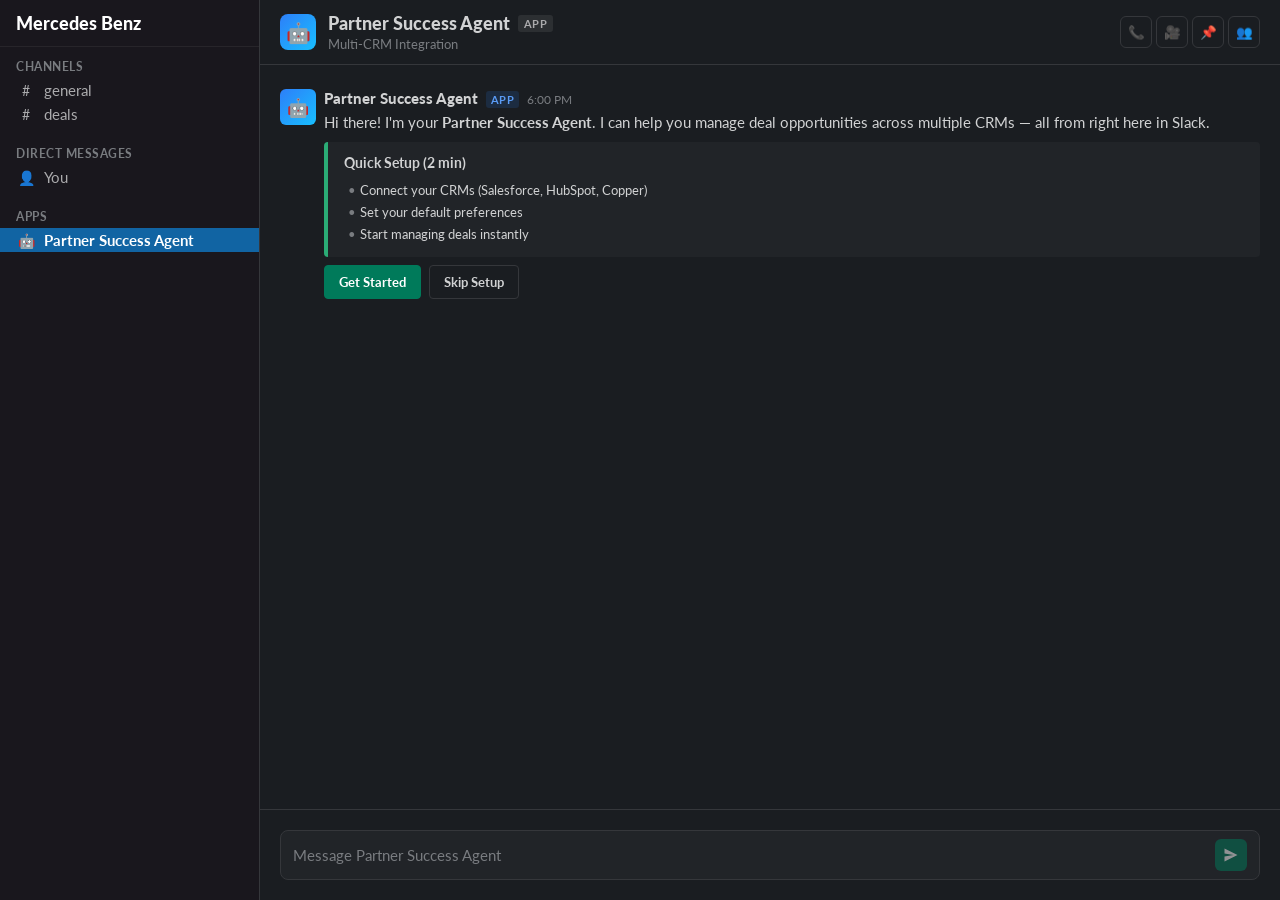
<file: slack-partner-journey.html>
<!DOCTYPE html>
<html lang="en">
<head>
  <meta charset="UTF-8" />
  <meta name="viewport" content="width=device-width, initial-scale=1.0" />
  <title>Partner Success Agent | Slack</title>
  <link rel="preconnect" href="https://fonts.googleapis.com">
  <link rel="preconnect" href="https://fonts.gstatic.com" crossorigin>
  <link href="https://fonts.googleapis.com/css2?family=Lato:wght@400;700;900&display=swap" rel="stylesheet">
  <style>
    /* ─── Reset ───────────────────────────────────────────────────── */
    *, *::before, *::after { box-sizing: border-box; margin: 0; padding: 0; }

    :root {
      /* Slack dark theme colors */
      --slack-sidebar-bg: #19171D;
      --slack-main-bg: #1A1D21;
      --slack-msg-hover: #222529;
      --slack-text-primary: #D1D2D3;
      --slack-text-secondary: #ABABAD;
      --slack-text-muted: #797C80;
      --slack-link: #1D9BD1;
      --slack-border: #35373b;

      --slack-green: #007A5A;
      --slack-green-hover: #148567;
      --slack-red: #E8596D;

      /* CRM colors */
      --crm-salesforce: #0d9dda;
      --crm-salesforce-bg: rgba(13,157,218,0.12);
      --crm-hubspot: #ff7a59;
      --crm-hubspot-bg: rgba(255,122,89,0.12);
      --crm-copper: #f4a261;
      --crm-copper-bg: rgba(244,162,97,0.12);

      /* Status colors */
      --status-success: #2bac76;
      --status-success-bg: rgba(43,172,118,0.12);
      --status-warning: #e8a820;
      --status-warning-bg: rgba(232,168,32,0.12);

      --font-family: 'Lato', -apple-system, BlinkMacSystemFont, 'Segoe UI', sans-serif;
    }

    body {
      font-family: var(--font-family);
      background: var(--slack-main-bg);
      color: var(--slack-text-primary);
      margin: 0;
      height: 100vh;
      overflow: hidden;
    }

    /* ─── Slack Layout ────────────────────────────────────────────── */
    .slack-app {
      display: flex;
      height: 100vh;
    }

    /* ─── Sidebar ─────────────────────────────────────────────────── */
    .sidebar {
      width: 260px;
      background: var(--slack-sidebar-bg);
      display: flex;
      flex-direction: column;
      border-right: 1px solid var(--slack-border);
      flex-shrink: 0;
    }

    .sidebar-header {
      padding: 12px 16px;
      border-bottom: 1px solid rgba(255,255,255,0.06);
    }

    .workspace-name {
      font-size: 18px;
      font-weight: 900;
      color: white;
    }

    .sidebar-section {
      padding: 8px 0;
    }

    .sidebar-section-title {
      font-size: 12px;
      font-weight: 700;
      text-transform: uppercase;
      color: var(--slack-text-muted);
      padding: 4px 16px;
      letter-spacing: 0.5px;
    }

    .sidebar-item {
      display: flex;
      align-items: center;
      gap: 8px;
      padding: 3px 16px;
      font-size: 15px;
      color: var(--slack-text-secondary);
      cursor: pointer;
      transition: background 0.1s;
    }

    .sidebar-item:hover {
      background: rgba(255,255,255,0.04);
    }

    .sidebar-item.active {
      background: #1164A3;
      color: white;
      font-weight: 700;
    }

    .sidebar-item-icon {
      width: 20px;
      text-align: center;
      font-size: 14px;
    }

    /* ─── Main Content ────────────────────────────────────────────── */
    .main {
      flex: 1;
      display: flex;
      flex-direction: column;
      background: var(--slack-main-bg);
      min-width: 0;
    }

    /* ─── Channel Header ──────────────────────────────────────────── */
    .channel-header {
      display: flex;
      align-items: center;
      gap: 12px;
      padding: 12px 20px;
      border-bottom: 1px solid var(--slack-border);
      background: var(--slack-main-bg);
      flex-shrink: 0;
    }

    .channel-avatar {
      width: 36px;
      height: 36px;
      border-radius: 8px;
      background: linear-gradient(135deg, #2d7ff9 0%, #18bfff 100%);
      display: flex;
      align-items: center;
      justify-content: center;
      font-size: 20px;
      flex-shrink: 0;
    }

    .channel-info {
      flex: 1;
    }

    .channel-title {
      font-size: 18px;
      font-weight: 900;
      color: var(--slack-text-primary);
      display: flex;
      align-items: center;
      gap: 8px;
    }

    .app-badge {
      font-size: 11px;
      font-weight: 700;
      text-transform: uppercase;
      background: rgba(255,255,255,0.08);
      color: var(--slack-text-secondary);
      padding: 2px 6px;
      border-radius: 3px;
      letter-spacing: 0.4px;
    }

    .channel-subtitle {
      font-size: 13px;
      color: var(--slack-text-muted);
      margin-top: 2px;
    }

    .channel-actions {
      display: flex;
      gap: 4px;
    }

    .channel-action-btn {
      width: 32px;
      height: 32px;
      border-radius: 6px;
      border: 1px solid var(--slack-border);
      background: transparent;
      color: var(--slack-text-secondary);
      display: flex;
      align-items: center;
      justify-content: center;
      cursor: pointer;
      transition: all 0.15s;
    }

    .channel-action-btn:hover {
      background: rgba(255,255,255,0.08);
      color: var(--slack-text-primary);
    }

    /* ─── Message Feed ────────────────────────────────────────────── */
    .feed {
      flex: 1;
      overflow-y: auto;
      padding: 16px 0;
    }

    .feed::-webkit-scrollbar {
      width: 8px;
    }

    .feed::-webkit-scrollbar-thumb {
      background: rgba(255,255,255,0.12);
      border-radius: 4px;
    }

    /* ─── Messages ────────────────────────────────────────────────── */
    .message {
      display: flex;
      gap: 8px;
      padding: 8px 20px;
      transition: background 0.1s;
    }

    .message:hover {
      background: var(--slack-msg-hover);
    }

    .message-avatar {
      width: 36px;
      height: 36px;
      border-radius: 6px;
      flex-shrink: 0;
      display: flex;
      align-items: center;
      justify-content: center;
      font-size: 18px;
    }

    .message-avatar.bot {
      background: linear-gradient(135deg, #2d7ff9 0%, #18bfff 100%);
    }

    .message-avatar.user {
      background: linear-gradient(135deg, #e8596d 0%, #f4a261 100%);
      font-size: 14px;
      font-weight: 700;
      color: white;
    }

    .message-body {
      flex: 1;
      min-width: 0;
    }

    .message-header {
      display: flex;
      align-items: baseline;
      gap: 8px;
      margin-bottom: 4px;
    }

    .message-author {
      font-size: 15px;
      font-weight: 900;
      color: var(--slack-text-primary);
    }

    .message-app-badge {
      font-size: 11px;
      font-weight: 700;
      text-transform: uppercase;
      background: rgba(45,127,249,0.15);
      color: #5b9cf6;
      padding: 2px 5px;
      border-radius: 3px;
      letter-spacing: 0.3px;
    }

    .message-time {
      font-size: 12px;
      color: var(--slack-text-muted);
    }

    .message-text {
      font-size: 15px;
      line-height: 1.46;
      color: var(--slack-text-primary);
    }

    /* ─── Slack Block Kit Cards ───────────────────────────────────── */
    .attachment {
      border-left: 4px solid;
      border-radius: 4px;
      background: rgba(255,255,255,0.03);
      margin-top: 8px;
      overflow: hidden;
    }

    .attachment.salesforce { border-left-color: var(--crm-salesforce); }
    .attachment.hubspot { border-left-color: var(--crm-hubspot); }
    .attachment.copper { border-left-color: var(--crm-copper); }
    .attachment.success { border-left-color: var(--status-success); }

    .attachment-header {
      display: flex;
      align-items: center;
      justify-content: space-between;
      padding: 12px 16px;
      border-bottom: 1px solid var(--slack-border);
    }

    .attachment-title {
      font-size: 14px;
      font-weight: 700;
      display: flex;
      align-items: center;
      gap: 6px;
    }

    .attachment-body {
      padding: 12px 16px;
    }

    .attachment-section {
      padding: 12px 16px;
      border-top: 1px solid var(--slack-border);
    }

    .attachment-section:first-child {
      border-top: none;
    }

    .section-title {
      font-size: 12px;
      font-weight: 700;
      text-transform: uppercase;
      color: var(--slack-text-muted);
      margin-bottom: 8px;
      letter-spacing: 0.3px;
    }

    /* ─── Fields Grid ─────────────────────────────────────────────── */
    .fields {
      display: grid;
      grid-template-columns: auto 1fr;
      gap: 6px 16px;
    }

    .field-label {
      font-size: 13px;
      color: var(--slack-text-secondary);
      font-weight: 700;
    }

    .field-value {
      font-size: 13px;
      color: var(--slack-text-primary);
    }

    /* ─── Tags ────────────────────────────────────────────────────── */
    .tag {
      display: inline-flex;
      align-items: center;
      gap: 4px;
      font-size: 12px;
      font-weight: 700;
      padding: 3px 8px;
      border-radius: 16px;
    }

    .tag-salesforce {
      background: var(--crm-salesforce-bg);
      color: var(--crm-salesforce);
    }

    .tag-hubspot {
      background: var(--crm-hubspot-bg);
      color: var(--crm-hubspot);
    }

    .tag-copper {
      background: var(--crm-copper-bg);
      color: var(--crm-copper);
    }

    .tag-success {
      background: var(--status-success-bg);
      color: var(--status-success);
    }

    /* ─── Buttons ─────────────────────────────────────────────────── */
    .actions {
      display: flex;
      flex-wrap: wrap;
      gap: 8px;
      margin-top: 12px;
    }

    .btn {
      font-family: var(--font-family);
      font-size: 13px;
      font-weight: 700;
      border: 1px solid var(--slack-border);
      border-radius: 4px;
      padding: 8px 14px;
      cursor: pointer;
      transition: all 0.15s;
    }

    .btn:active {
      transform: scale(0.97);
    }

    .btn:disabled {
      opacity: 0.4;
      cursor: not-allowed;
    }

    .btn-primary {
      background: var(--slack-green);
      color: white;
      border-color: var(--slack-green);
    }

    .btn-primary:hover:not(:disabled) {
      background: var(--slack-green-hover);
      border-color: var(--slack-green-hover);
    }

    .btn-default {
      background: transparent;
      color: var(--slack-text-primary);
    }

    .btn-default:hover:not(:disabled) {
      background: rgba(255,255,255,0.08);
    }

    .btn-danger {
      background: transparent;
      color: var(--slack-red);
      border-color: var(--slack-red);
    }

    .btn-danger:hover:not(:disabled) {
      background: rgba(232,89,109,0.12);
    }

    /* ─── Opportunity Table ───────────────────────────────────────── */
    .opp-table {
      margin-top: 8px;
    }

    .opp-row {
      display: grid;
      grid-template-columns: 28px 24px 1fr auto auto 20px;
      gap: 8px;
      align-items: center;
      padding: 8px 12px;
      border-radius: 6px;
      cursor: pointer;
      transition: background 0.1s;
    }

    .opp-row:hover {
      background: rgba(255,255,255,0.05);
    }

    .opp-row.selected {
      background: rgba(29,155,209,0.1);
    }

    .opp-checkbox {
      width: 18px;
      height: 18px;
      border: 2px solid var(--slack-border);
      border-radius: 3px;
      display: flex;
      align-items: center;
      justify-content: center;
      font-size: 12px;
      flex-shrink: 0;
    }

    .opp-row.selected .opp-checkbox {
      background: var(--slack-link);
      border-color: var(--slack-link);
      color: white;
    }

    .opp-num {
      font-size: 13px;
      color: var(--slack-text-muted);
      font-weight: 700;
      text-align: center;
    }

    .opp-name {
      font-size: 14px;
      color: var(--slack-text-primary);
      font-weight: 500;
    }

    .opp-amount {
      font-size: 14px;
      color: var(--slack-text-primary);
      font-weight: 700;
    }

    .opp-stage {
      font-size: 13px;
      color: var(--slack-text-secondary);
    }

    .opp-source-dot {
      width: 8px;
      height: 8px;
      border-radius: 50%;
    }

    .opp-source-dot.salesforce { background: var(--crm-salesforce); }
    .opp-source-dot.hubspot { background: var(--crm-hubspot); }
    .opp-source-dot.copper { background: var(--crm-copper); }

    /* ─── Selection Summary ───────────────────────────────────────── */
    .selection-bar {
      display: flex;
      align-items: center;
      justify-content: space-between;
      padding: 10px 12px;
      margin-top: 8px;
      background: rgba(29,155,209,0.08);
      border: 1px solid rgba(29,155,209,0.2);
      border-radius: 6px;
    }

    .selection-text {
      font-size: 14px;
      font-weight: 700;
      color: var(--slack-link);
    }

    /* ─── Pagination ──────────────────────────────────────────────── */
    .pagination {
      display: flex;
      align-items: center;
      justify-content: center;
      gap: 12px;
      margin-top: 12px;
    }

    .page-info {
      font-size: 13px;
      color: var(--slack-text-muted);
    }

    /* ─── Filter Chips ────────────────────────────────────────────── */
    .filter-chips {
      display: flex;
      flex-wrap: wrap;
      gap: 6px;
      margin-top: 8px;
      margin-bottom: 8px;
    }

    .filter-chip {
      display: inline-flex;
      align-items: center;
      gap: 6px;
      font-size: 12px;
      font-weight: 700;
      background: rgba(255,255,255,0.06);
      border: 1px solid var(--slack-border);
      border-radius: 16px;
      padding: 4px 10px;
    }

    .filter-chip-remove {
      cursor: pointer;
      color: var(--slack-text-muted);
    }

    .filter-chip-remove:hover {
      color: var(--slack-red);
    }

    /* ─── Typing Indicator ────────────────────────────────────────── */
    .typing {
      display: flex;
      gap: 8px;
      padding: 8px 20px;
      align-items: center;
    }

    .typing-dots {
      display: flex;
      gap: 4px;
      padding: 8px 12px;
      background: rgba(255,255,255,0.03);
      border-radius: 8px;
    }

    .typing-dots span {
      width: 7px;
      height: 7px;
      background: var(--slack-text-muted);
      border-radius: 50%;
      animation: typingBounce 1.2s infinite;
    }

    .typing-dots span:nth-child(2) { animation-delay: 0.2s; }
    .typing-dots span:nth-child(3) { animation-delay: 0.4s; }

    @keyframes typingBounce {
      0%, 60%, 100% { transform: translateY(0); opacity: 0.4; }
      30% { transform: translateY(-4px); opacity: 1; }
    }

    /* ─── Composer ────────────────────────────────────────────────── */
    .composer {
      padding: 20px;
      border-top: 1px solid var(--slack-border);
      background: var(--slack-main-bg);
    }

    .composer-inner {
      display: flex;
      align-items: center;
      gap: 8px;
      background: rgba(255,255,255,0.03);
      border: 1px solid var(--slack-border);
      border-radius: 8px;
      padding: 8px 12px;
    }

    .composer-input {
      flex: 1;
      font-family: var(--font-family);
      font-size: 15px;
      color: var(--slack-text-primary);
      background: transparent;
      border: none;
      outline: none;
    }

    .composer-input::placeholder {
      color: var(--slack-text-muted);
    }

    .composer-send {
      width: 32px;
      height: 32px;
      border-radius: 6px;
      background: var(--slack-green);
      border: none;
      color: white;
      cursor: pointer;
      display: flex;
      align-items: center;
      justify-content: center;
      transition: all 0.15s;
      opacity: 0.5;
    }

    .composer-send.active {
      opacity: 1;
    }

    .composer-send:hover {
      background: var(--slack-green-hover);
    }

    .composer-send svg {
      width: 16px;
      height: 16px;
    }

    /* ─── Bullet List ─────────────────────────────────────────────── */
    .bullet-list {
      list-style: none;
      padding: 0;
    }

    .bullet-list li {
      font-size: 13px;
      color: var(--slack-text-primary);
      padding: 3px 0;
      padding-left: 16px;
      position: relative;
    }

    .bullet-list li::before {
      content: '\2022';
      position: absolute;
      left: 4px;
      color: var(--slack-text-muted);
    }

    /* ─── Status Row ──────────────────────────────────────────────── */
    .status-row {
      display: flex;
      align-items: center;
      gap: 8px;
      font-size: 13px;
      padding: 3px 0;
    }

    .status-icon {
      font-size: 14px;
      flex-shrink: 0;
    }

    /* ─── Confirm Item ────────────────────────────────────────────── */
    .confirm-item {
      display: flex;
      align-items: center;
      gap: 8px;
      padding: 4px 0;
      font-size: 14px;
    }

    .confirm-item-num {
      color: var(--slack-text-muted);
      font-weight: 700;
      width: 24px;
    }

    .confirm-item-source {
      width: 8px;
      height: 8px;
      border-radius: 50%;
    }

    .confirm-item-source.salesforce { background: var(--crm-salesforce); }
    .confirm-item-source.hubspot { background: var(--crm-hubspot); }
    .confirm-item-source.copper { background: var(--crm-copper); }

    /* ─── Setup Modal ─────────────────────────────────────────────── */
    .slack-modal-overlay {
      position: fixed;
      top: 0; left: 0; right: 0; bottom: 0;
      background: rgba(0, 0, 0, 0.6);
      display: flex;
      align-items: center;
      justify-content: center;
      z-index: 1000;
    }
    .slack-modal-overlay.hidden { display: none; }

    .slack-modal {
      background: #1a1d21;
      border: 1px solid #35373b;
      border-radius: 12px;
      width: 520px;
      max-width: 90vw;
      max-height: 80vh;
      display: flex;
      flex-direction: column;
      box-shadow: 0 20px 60px rgba(0,0,0,0.5);
    }

    .slack-modal-header {
      display: flex;
      align-items: center;
      justify-content: space-between;
      padding: 20px 24px;
      border-bottom: 1px solid #35373b;
    }

    .slack-modal-title {
      font-size: 18px;
      font-weight: 900;
      color: #d1d2d3;
    }

    .slack-modal-close {
      background: none;
      border: none;
      color: #797c80;
      font-size: 20px;
      cursor: pointer;
      width: 32px;
      height: 32px;
      border-radius: 6px;
      display: flex;
      align-items: center;
      justify-content: center;
    }
    .slack-modal-close:hover { background: rgba(255,255,255,0.08); }

    .slack-modal-body {
      flex: 1;
      overflow-y: auto;
      padding: 24px;
    }

    .slack-modal-footer {
      padding: 16px 24px;
      border-top: 1px solid #35373b;
      display: flex;
      justify-content: flex-end;
      gap: 8px;
    }

    .crm-connect-card {
      display: flex;
      align-items: center;
      justify-content: space-between;
      padding: 16px;
      border: 1px solid #35373b;
      border-radius: 8px;
      margin-bottom: 12px;
      transition: border-color 0.2s, background 0.2s;
    }

    .crm-connect-card.connected {
      border-color: #2bac76;
      background: rgba(43, 172, 118, 0.08);
    }

    .crm-connect-card-info {
      display: flex;
      align-items: center;
      gap: 12px;
    }

    .crm-connect-card-icon {
      width: 40px;
      height: 40px;
      border-radius: 8px;
      display: flex;
      align-items: center;
      justify-content: center;
      font-size: 22px;
    }

    .crm-connect-card-name {
      font-weight: 700;
      font-size: 15px;
      color: #d1d2d3;
    }

    .crm-connect-card-desc {
      font-size: 12px;
      color: #797c80;
      margin-top: 2px;
    }

    .crm-connect-card-status {
      font-size: 13px;
      color: #2bac76;
      font-weight: 700;
      display: flex;
      align-items: center;
      gap: 4px;
    }

    /* ─── Modal Buttons ───────────────────────────────────────────── */
    .modal-btn {
      font-family: 'Lato', sans-serif;
      font-size: 13px;
      font-weight: 700;
      border: none;
      border-radius: 6px;
      padding: 8px 16px;
      cursor: pointer;
      transition: all 0.15s;
    }

    .modal-btn-primary {
      background: #007a5a;
      color: white;
    }
    .modal-btn-primary:hover:not(:disabled) { background: #148567; }
    .modal-btn-primary:disabled { opacity: 0.4; cursor: not-allowed; }

    .modal-btn-secondary {
      background: rgba(255,255,255,0.06);
      color: #d1d2d3;
      border: 1px solid #35373b;
    }
    .modal-btn-secondary:hover { background: rgba(255,255,255,0.1); }

    .modal-btn-danger {
      background: transparent;
      color: #e8596d;
    }

    /* ─── Modal Select ────────────────────────────────────────────── */
    .modal-select {
      width: 100%;
      font-family: 'Lato', sans-serif;
      font-size: 14px;
      background: #222529;
      color: #d1d2d3;
      border: 1px solid #35373b;
      border-radius: 6px;
      padding: 8px 12px;
      margin-top: 6px;
    }

    .modal-field-label {
      font-size: 13px;
      font-weight: 700;
      color: #ababad;
      display: block;
      margin-bottom: 4px;
    }

    .modal-field-group {
      margin-bottom: 20px;
    }

    /* ─── Card Styles ─────────────────────────────────────────────── */
    .card {
      border-left: 4px solid;
      border-radius: 4px;
      background: rgba(255,255,255,0.03);
      padding: 12px 16px;
    }

    .card.card-success {
      border-left-color: var(--status-success);
    }

    .card-section {
      padding: 0;
    }

    .card-section-title {
      font-size: 14px;
      font-weight: 700;
      color: var(--slack-text-primary);
      margin-bottom: 8px;
    }

    /* ─── Action Buttons ──────────────────────────────────────────── */
    .action-buttons {
      display: flex;
      gap: 8px;
      flex-wrap: wrap;
    }

    .action-btn {
      font-family: var(--font-family);
      font-size: 13px;
      font-weight: 700;
      border: 1px solid var(--slack-border);
      border-radius: 4px;
      padding: 8px 14px;
      cursor: pointer;
      transition: all 0.15s;
    }

    .action-btn:active {
      transform: scale(0.97);
    }

    .action-btn:disabled {
      opacity: 0.4;
      cursor: not-allowed;
    }

    .action-btn-primary {
      background: var(--slack-green);
      color: white;
      border-color: var(--slack-green);
    }

    .action-btn-primary:hover:not(:disabled) {
      background: var(--slack-green-hover);
      border-color: var(--slack-green-hover);
    }

    .action-btn-secondary {
      background: transparent;
      color: var(--slack-text-primary);
    }

    .action-btn-secondary:hover:not(:disabled) {
      background: rgba(255,255,255,0.08);
    }

    /* ─── Suggestion Buttons ──────────────────────────────────────── */
    .suggestions {
      display: flex;
      gap: 8px;
      flex-wrap: wrap;
      margin-top: 8px;
    }

    .suggestion-btn {
      font-family: var(--font-family);
      font-size: 13px;
      font-weight: 700;
      border: 1px solid var(--slack-border);
      border-radius: 4px;
      padding: 8px 14px;
      cursor: pointer;
      transition: all 0.15s;
      background: transparent;
      color: var(--slack-text-primary);
    }

    .suggestion-btn:hover:not(:disabled) {
      background: rgba(255,255,255,0.08);
    }

    .suggestion-btn:active {
      transform: scale(0.97);
    }

    .suggestion-btn:disabled {
      opacity: 0.4;
      cursor: not-allowed;
    }
  </style>
</head>
<body>
  <div class="slack-app">
    <!-- Sidebar -->
    <div class="sidebar">
      <div class="sidebar-header">
        <div class="workspace-name">Mercedes Benz</div>
      </div>
      <div class="sidebar-section">
        <div class="sidebar-section-title">Channels</div>
        <div class="sidebar-item">
          <span class="sidebar-item-icon">#</span>
          <span>general</span>
        </div>
        <div class="sidebar-item">
          <span class="sidebar-item-icon">#</span>
          <span>deals</span>
        </div>
      </div>
      <div class="sidebar-section">
        <div class="sidebar-section-title">Direct messages</div>
        <div class="sidebar-item">
          <span class="sidebar-item-icon">👤</span>
          <span>You</span>
        </div>
      </div>
      <div class="sidebar-section">
        <div class="sidebar-section-title">Apps</div>
        <div class="sidebar-item active">
          <span class="sidebar-item-icon">🤖</span>
          <span>Partner Success Agent</span>
        </div>
      </div>
    </div>

    <!-- Main -->
    <div class="main">
      <!-- Channel Header -->
      <div class="channel-header">
        <div class="channel-avatar">🤖</div>
        <div class="channel-info">
          <div class="channel-title">
            Partner Success Agent
            <span class="app-badge">App</span>
          </div>
          <div class="channel-subtitle">Multi-CRM Integration</div>
        </div>
        <div class="channel-actions">
          <button class="channel-action-btn" title="Phone">📞</button>
          <button class="channel-action-btn" title="Huddle">🎥</button>
          <button class="channel-action-btn" title="Pin">📌</button>
          <button class="channel-action-btn" title="Members">👥</button>
        </div>
      </div>

      <!-- Message Feed -->
      <div class="feed" id="feed"></div>

      <!-- Composer -->
      <div class="composer">
        <div class="composer-inner">
          <input
            type="text"
            class="composer-input"
            id="composer-input"
            placeholder="Message Partner Success Agent"
            autocomplete="off"
          />
          <button class="composer-send" id="composer-send" title="Send">
            <svg viewBox="0 0 16 16" fill="currentColor">
              <path d="M1.5 1.5L14.5 8L1.5 14.5V9.5L10.5 8L1.5 6.5V1.5Z"/>
            </svg>
          </button>
        </div>
      </div>
    </div>
  </div>

  <script>
    // ═══════════════════════════════════════════════════════════════════
    // MOCK DATA
    // ═══════════════════════════════════════════════════════════════════
    const OPPORTUNITIES = [
      { id: 1, name: 'Acme Corp Expansion', account: 'Daimler AG', amount: 450000, stage: 'Approved', source: 'salesforce', closeDate: '2026-07-15' },
      { id: 2, name: 'TechVentures Migration', account: 'Daimler AG', amount: 120000, stage: 'Under Review', source: 'hubspot', closeDate: '2026-07-30' },
      { id: 3, name: 'Meridian Upsell', account: 'Daimler AG', amount: 280000, stage: 'Submitted', source: 'salesforce', closeDate: '2026-08-15' },
      { id: 4, name: 'NovaStar Labs Renewal', account: 'Elysium Motors', amount: 340000, stage: 'Approved', source: 'copper', closeDate: '2026-09-15' },
      { id: 5, name: 'Pinnacle Financial New', account: 'Elysium Motors', amount: 95000, stage: 'Discovery', source: 'hubspot', closeDate: '2026-10-30' },
      { id: 6, name: 'Fleet Purchase Program', account: 'Landmark Cars', amount: 2450000, stage: 'Proposal', source: 'salesforce', closeDate: '2026-09-30' },
      { id: 7, name: 'EV Expansion Initiative', account: 'Elysium Motors', amount: 890000, stage: 'Negotiation', source: 'salesforce', closeDate: '2026-10-15' },
      { id: 8, name: 'Luxury Model Negotiation', account: 'Daimler AG', amount: 620000, stage: 'Negotiation', source: 'salesforce', closeDate: '2026-08-30' },
      { id: 9, name: 'Eco-Friendly Fleet', account: 'Daimler AG', amount: 175000, stage: 'Discovery', source: 'copper', closeDate: '2026-11-15' },
      { id: 10, name: 'Smart City Partnership', account: 'T&T Motors', amount: 1200000, stage: 'Proposal', source: 'hubspot', closeDate: '2026-09-15' },
      { id: 11, name: 'Autonomous Delivery Pilot', account: 'Landmark Cars', amount: 560000, stage: 'Under Review', source: 'salesforce', closeDate: '2026-08-20' },
      { id: 12, name: 'Premium Service Package', account: 'T&T Motors', amount: 88000, stage: 'Approved', source: 'copper', closeDate: '2026-07-20' },
      { id: 13, name: 'Year End Clearance', account: 'Daimler AG', amount: 10000, stage: 'Negotiation', source: 'salesforce', closeDate: '2026-06-30' },
      { id: 14, name: 'Luxury EV Promo', account: 'Elysium Motors', amount: 420000, stage: 'Submitted', source: 'hubspot', closeDate: '2026-08-10' },
      { id: 15, name: 'Regional Dealer Network', account: 'Landmark Cars', amount: 780000, stage: 'Discovery', source: 'salesforce', closeDate: '2026-12-01' },
      { id: 16, name: 'Connected Car Services', account: 'T&T Motors', amount: 310000, stage: 'Proposal', source: 'copper', closeDate: '2026-09-30' },
      { id: 17, name: 'Hybrid Fleet Transition', account: 'Daimler AG', amount: 950000, stage: 'Approved', source: 'hubspot', closeDate: '2026-10-01' },
      { id: 18, name: 'Parts Distribution Deal', account: 'Landmark Cars', amount: 145000, stage: 'Under Review', source: 'hubspot', closeDate: '2026-08-25' }
    ];

    // ═══════════════════════════════════════════════════════════════════
    // STATE
    // ═══════════════════════════════════════════════════════════════════
    const STATE = {
      mode: 'setup',
      setupPhase: 'welcome',
      connectedCRMs: new Set(),
      userPrefs: { defaultCRM: '', notifications: 'all' },
      browsePhase: 'entry',
      filters: {},
      page: 0,
      pageSize: 5,
      selectedIds: new Set(),
      scriptedIndex: 0,
    };

    // ═══════════════════════════════════════════════════════════════════
    // SCRIPTED TURNS
    // ═══════════════════════════════════════════════════════════════════
    const TURNS = [
      {
        id: 'welcome',
        agent: {
          text: `Hi, I'm your Partner Success Agent. I can help you browse opportunities across your connected CRMs, sync records, and check deal status. What can I help you with?`
        },
        suggestions: ['Browse opportunities', 'Get my most recent deal', 'Get deals from my partners', 'Check sync status']
      },
      {
        id: 'recent-deal',
        trigger: /recent deal|most recent|my deal/i,
        userMessage: 'Get my most recent deal',
        agent: {
          text: "Here's your deal:",
          card: 'deal-card'
        },
        suggestions: ['Please move this to my CRM', 'Get deals from my partners', 'Check sync status']
      },
      {
        id: 'move-to-crm',
        trigger: /move.*crm|move this/i,
        userMessage: 'Please move this to my CRM',
        agent: {
          card: 'move-success'
        },
        suggestions: ['Browse opportunities', 'Get deals from my partners', 'Check sync status']
      },
      {
        id: 'partner-deals',
        trigger: /deals.*partners|latest.*status|from my partners/i,
        userMessage: 'Get me the latest status of deals from my partners',
        agent: {
          text: null,
          card: 'multi-crm-deals'
        },
        suggestions: ['Browse opportunities', 'Check sync status', 'Get my most recent deal']
      },
      {
        id: 'sync-status',
        trigger: /sync status|overview|on flight|synced/i,
        userMessage: 'Get me an overview of the deals, which are synced or the ones which are on flight',
        agent: {
          card: 'sync-summary'
        },
        suggestions: ['Browse opportunities', 'Get my most recent deal', 'Get deals from my partners']
      }
    ];

    // ═══════════════════════════════════════════════════════════════════
    // CARD RENDERERS
    // ═══════════════════════════════════════════════════════════════════
    const CARDS = {
      'deal-card': () => `
        <div class="attachment salesforce">
          <div class="attachment-header">
            <div class="attachment-title">🏢 Daimler AG - Year End Clearance</div>
            <span class="tag tag-salesforce">Salesforce CRM</span>
          </div>
          <div class="attachment-body">
            <div class="fields">
              <span class="field-label">Stage</span>
              <span class="field-value">Negotiation</span>
              <span class="field-label">Close Date</span>
              <span class="field-value">2026-06-30</span>
              <span class="field-label">Amount</span>
              <span class="field-value">$10,000</span>
            </div>
          </div>
        </div>
      `,

      'move-success': () => `
        <div class="attachment success">
          <div class="attachment-body">
            <div style="display:flex;align-items:center;gap:8px;margin-bottom:8px;">
              <span style="font-size:18px;">✅</span>
              <strong style="font-size:14px;">Record Moved Successfully</strong>
            </div>
            <div class="fields" style="margin-bottom:12px;">
              <span class="field-label">Record</span>
              <span class="field-value">Daimler AG - Year End Clearance</span>
              <span class="field-label">Destination</span>
              <span class="field-value">HubSpot CRM</span>
            </div>
            <p style="color:var(--slack-text-secondary);font-size:13px;">🎉 Let me know if there's anything else you'd like to do!</p>
          </div>
        </div>
      `,

      'multi-crm-deals': () => `
        <div class="attachment salesforce">
          <div class="attachment-header">
            <div class="attachment-title">Landmark Cars</div>
            <span class="tag tag-salesforce">Source: Salesforce CRM</span>
          </div>
          <div class="attachment-body">
            <div class="fields">
              <span class="field-label">Opportunity Name</span>
              <span class="field-value">Mercedes-Benz India - Fleet Purchase Program 2027</span>
              <span class="field-label">Account</span>
              <span class="field-value">Mercedes-Benz India Pvt. Ltd.</span>
              <span class="field-label">Stage</span>
              <span class="field-value">Proposal / Price Quote</span>
              <span class="field-label">Probability</span>
              <span class="field-value">75%</span>
              <span class="field-label">Amount</span>
              <span class="field-value">$2,450,000</span>
              <span class="field-label">Close Date</span>
              <span class="field-value">2026-09-30</span>
            </div>
          </div>
        </div>
        <div class="attachment hubspot" style="margin-top:8px;">
          <div class="attachment-header">
            <div class="attachment-title">T&T Motors</div>
            <span class="tag tag-hubspot">Source: Hubspot CRM</span>
          </div>
          <div class="attachment-body">
            <div class="fields">
              <span class="field-label">Deal Name</span>
              <span class="field-value">Mercedes-Benz India - Fleet Purchase Program 2027</span>
              <span class="field-label">Pipeline</span>
              <span class="field-value">Enterprise Partnerships</span>
              <span class="field-label">Stage</span>
              <span class="field-value">Contract Review</span>
              <span class="field-label">Amount</span>
              <span class="field-value">$2,450,000</span>
              <span class="field-label">Close Date</span>
              <span class="field-value">2026-09-30</span>
              <span class="field-label">Lead Source</span>
              <span class="field-value">Partner Referral</span>
            </div>
          </div>
        </div>
      `,

      'sync-summary': () => `
        <div class="attachment">
          <div class="attachment-section">
            <div class="section-title">Sync Records Summary</div>
            <div class="fields">
              <span class="field-label">Total Records</span>
              <span class="field-value">5</span>
              <span class="field-label">Account</span>
              <span class="field-value">Daimler AG</span>
              <span class="field-label">Object Type</span>
              <span class="field-value">Opportunity</span>
            </div>
            <div style="margin-top:12px;">
              <div class="status-row">
                <span class="status-icon">✅</span>
                <span class="field-label">Outbound Sync Status:</span>
                <span class="tag tag-success">Synced</span>
              </div>
              <div class="status-row">
                <span class="status-icon">❌</span>
                <span class="field-label">Inbound Sync Status:</span>
                <span class="tag" style="background:var(--status-warning-bg);color:var(--status-warning);">Failed</span>
              </div>
              <div class="status-row" style="margin-top:4px;">
                <span class="field-label">Last Successful Outbound Sync:</span>
                <span class="field-value">June 10, 2026, 2:00 PM</span>
              </div>
            </div>
          </div>
          <div class="attachment-section">
            <div class="section-title">Affected Records</div>
            <ul class="bullet-list">
              <li>Daimler AG – Eco-Friendly Fleet</li>
              <li>Daimler AG – Luxury Model Negotiation</li>
              <li>Daimler AG – Year End Clearance</li>
              <li>Elysium Motors – EV Expansion</li>
              <li>Elysium Motors – Luxury EV Promo</li>
            </ul>
          </div>
          <div class="attachment-section">
            <div class="section-title">⚠️ Failure Details</div>
            <div class="fields">
              <span class="field-label">Operation Failed</span>
              <span class="field-value">Inbound Sync (for all 5 records)</span>
              <span class="field-label">Last Successful Sync</span>
              <span class="field-value">June 10, 2026, 2:00 PM</span>
            </div>
          </div>
          <div class="attachment-section">
            <div class="section-title">Summary</div>
            <p style="font-size:13px;color:var(--slack-text-primary);">Outbound synchronization completed successfully for all records. However, inbound synchronization is failing, preventing updates from being processed back into Salesforce since June 10, 2026, 2:00 PM.</p>
          </div>
          <div class="attachment-section" style="background:var(--status-warning-bg);">
            <div class="section-title">💡 Recommended Action</div>
            <p style="font-size:13px;color:var(--slack-text-primary);">Review the inbound sync error details for the affected records to identify any common failure pattern or configuration issue.</p>
          </div>
        </div>
      `
    };

    // ═══════════════════════════════════════════════════════════════════
    // HELPERS
    // ═══════════════════════════════════════════════════════════════════
    const feedEl = document.getElementById('feed');
    const inputEl = document.getElementById('composer-input');
    const sendBtn = document.getElementById('composer-send');
    let isProcessing = false;

    function getTimestamp() {
      const now = new Date();
      let h = now.getHours();
      const m = String(now.getMinutes()).padStart(2, '0');
      const ampm = h >= 12 ? 'PM' : 'AM';
      h = h % 12 || 12;
      return `${h}:${m} ${ampm}`;
    }

    function formatAmount(amount) {
      if (amount >= 1000000) return `$${(amount / 1000000).toFixed(1)}M`;
      if (amount >= 1000) return `$${Math.round(amount / 1000)}K`;
      return `$${amount.toLocaleString()}`;
    }

    function scrollToBottom() {
      requestAnimationFrame(() => {
        feedEl.scrollTop = feedEl.scrollHeight;
      });
    }

    function disableAllButtons() {
      document.querySelectorAll('.btn, .action-btn, .suggestion-btn').forEach(btn => { btn.disabled = true; });
    }

    function disableAllActionButtons() {
      document.querySelectorAll('.action-btn, .suggestion-btn').forEach(btn => { btn.disabled = true; });
    }

    // ═══════════════════════════════════════════════════════════════════
    // BROWSE ENGINE
    // ═══════════════════════════════════════════════════════════════════
    function getFilteredOpportunities() {
      let result = [...OPPORTUNITIES];
      const f = STATE.filters;
      if (f.source) result = result.filter(o => o.source === f.source);
      if (f.stage) result = result.filter(o => o.stage === f.stage);
      if (f.amountMin) result = result.filter(o => o.amount >= f.amountMin);
      return result;
    }

    function getCurrentPage() {
      const filtered = getFilteredOpportunities();
      const start = STATE.page * STATE.pageSize;
      return filtered.slice(start, start + STATE.pageSize);
    }

    function getTotalPages() {
      return Math.ceil(getFilteredOpportunities().length / STATE.pageSize);
    }

    function getSelectedTotal() {
      let total = 0;
      STATE.selectedIds.forEach(id => {
        const opp = OPPORTUNITIES.find(o => o.id === id);
        if (opp) total += opp.amount;
      });
      return total;
    }

    function getSourceCounts() {
      const counts = { salesforce: 0, hubspot: 0, copper: 0 };
      OPPORTUNITIES.forEach(o => counts[o.source]++);
      return counts;
    }

    // ═══════════════════════════════════════════════════════════════════
    // SETUP FLOW FUNCTIONS
    // ═══════════════════════════════════════════════════════════════════

    function renderSetupWelcome() {
      const content = `
        <div class="message-text">Hi there! I'm your <strong>Partner Success Agent</strong>. I can help you manage deal opportunities across multiple CRMs — all from right here in Slack.</div>
        <div class="card card-success" style="margin-top:8px;">
          <div class="card-section">
            <div class="card-section-title">Quick Setup (2 min)</div>
            <ul class="bullet-list">
              <li>Connect your CRMs (Salesforce, HubSpot, Copper)</li>
              <li>Set your default preferences</li>
              <li>Start managing deals instantly</li>
            </ul>
          </div>
        </div>
        <div class="action-buttons" style="margin-top:8px;">
          <button class="action-btn action-btn-primary" onclick="startSetup()">Get Started</button>
          <button class="action-btn action-btn-secondary" onclick="skipSetup()">Skip Setup</button>
        </div>
      `;
      renderAgentMessage(content);
    }

    function startSetup() {
      disableAllActionButtons();
      STATE.setupPhase = 'crm-connect';
      document.getElementById('setup-modal').classList.remove('hidden');
      renderCRMConnectStep();
    }

    function skipSetup() {
      disableAllActionButtons();
      STATE.mode = 'scripted';
      showTypingIndicator();
      setTimeout(() => {
        hideTypingIndicator();
        renderScriptedAgentMessage(TURNS[0]);
      }, 600);
    }

    function closeSetupModal() {
      document.getElementById('setup-modal').classList.add('hidden');
      // If no CRMs connected yet, treat as skip
      if (STATE.connectedCRMs.size === 0) {
        skipSetup();
      }
    }

    function renderCRMConnectStep() {
      const crms = [
        { id: 'salesforce', name: 'Salesforce', icon: '☁️', color: '#0d9dda', desc: 'Sync opportunities and accounts' },
        { id: 'hubspot', name: 'HubSpot', icon: '🔶', color: '#ff7a59', desc: 'Sync deals and contacts' },
        { id: 'copper', name: 'Copper', icon: '🔸', color: '#f4a261', desc: 'Sync opportunities and leads' }
      ];

      document.getElementById('modal-title').textContent = 'Connect Your CRMs';
      document.getElementById('modal-body').innerHTML = crms.map(crm => {
        const isConnected = STATE.connectedCRMs.has(crm.id);
        return `
          <div class="crm-connect-card ${isConnected ? 'connected' : ''}">
            <div class="crm-connect-card-info">
              <div class="crm-connect-card-icon" style="background:${crm.color}20;">${crm.icon}</div>
              <div>
                <div class="crm-connect-card-name">${crm.name}</div>
                <div class="crm-connect-card-desc">${crm.desc}</div>
              </div>
            </div>
            ${isConnected
              ? '<span class="crm-connect-card-status">✓ Connected</span>'
              : `<button class="modal-btn modal-btn-primary" onclick="startCRMOAuth('${crm.id}')">Connect</button>`
            }
          </div>
        `;
      }).join('');

      document.getElementById('modal-footer').innerHTML = `
        <button class="modal-btn modal-btn-secondary" onclick="closeSetupModal()">Skip for now</button>
        <button class="modal-btn modal-btn-primary" onclick="showPreferencesStep()" ${STATE.connectedCRMs.size === 0 ? 'disabled' : ''}>Continue</button>
      `;
    }

    function startCRMOAuth(crmId) {
      const names = { salesforce: 'Salesforce', hubspot: 'HubSpot', copper: 'Copper' };
      const icons = { salesforce: '☁️', hubspot: '🔶', copper: '🔸' };

      document.getElementById('modal-title').textContent = `Connect ${names[crmId]}`;
      document.getElementById('modal-body').innerHTML = `
        <div style="text-align:center;padding:20px 0;">
          <div style="font-size:48px;margin-bottom:16px;">${icons[crmId]}</div>
          <h3 style="color:#d1d2d3;font-size:16px;margin-bottom:8px;">Authorize Partner Success Agent</h3>
          <p style="color:#797c80;font-size:13px;margin-bottom:20px;">
            This app requests access to your ${names[crmId]} data:
          </p>
          <ul style="text-align:left;max-width:280px;margin:0 auto 24px;color:#ababad;font-size:13px;list-style:none;padding:0;">
            <li style="padding:6px 0;">• Read opportunities and deals</li>
            <li style="padding:6px 0;">• Sync records across CRMs</li>
            <li style="padding:6px 0;">• View pipeline analytics</li>
          </ul>
          <button class="modal-btn modal-btn-primary" style="width:100%;padding:12px;" onclick="simulateOAuthConnect('${crmId}')">Authorize Access</button>
        </div>
      `;
      document.getElementById('modal-footer').innerHTML = `
        <button class="modal-btn modal-btn-secondary" onclick="renderCRMConnectStep()">Cancel</button>
      `;
    }

    function simulateOAuthConnect(crmId) {
      document.getElementById('modal-body').innerHTML = `
        <div style="text-align:center;padding:40px 0;">
          <div style="font-size:32px;">⏳</div>
          <p style="color:#797c80;margin-top:12px;font-size:14px;">Connecting...</p>
        </div>
      `;
      document.getElementById('modal-footer').innerHTML = '';

      setTimeout(() => {
        STATE.connectedCRMs.add(crmId);
        document.getElementById('modal-body').innerHTML = `
          <div style="text-align:center;padding:40px 0;">
            <div style="font-size:48px;">✅</div>
            <h3 style="color:#2bac76;margin-top:12px;font-size:16px;">${crmId.charAt(0).toUpperCase() + crmId.slice(1)} Connected!</h3>
          </div>
        `;
        setTimeout(() => renderCRMConnectStep(), 1200);
      }, 1500);
    }

    function showPreferencesStep() {
      const connected = [...STATE.connectedCRMs];
      document.getElementById('modal-title').textContent = 'Set Your Preferences';
      document.getElementById('modal-body').innerHTML = `
        <div class="modal-field-group">
          <label class="modal-field-label">Default CRM</label>
          <select class="modal-select" id="pref-default-crm">
            ${connected.map(c => `<option value="${c}">${c.charAt(0).toUpperCase() + c.slice(1)}</option>`).join('')}
          </select>
        </div>
        <div class="modal-field-group">
          <label class="modal-field-label">Notifications</label>
          <select class="modal-select" id="pref-notifications">
            <option value="all">All updates</option>
            <option value="important">Important only</option>
            <option value="none">None</option>
          </select>
        </div>
      `;
      document.getElementById('modal-footer').innerHTML = `
        <button class="modal-btn modal-btn-secondary" onclick="renderCRMConnectStep()">Back</button>
        <button class="modal-btn modal-btn-primary" onclick="completeSetup()">Finish Setup</button>
      `;
    }

    function completeSetup() {
      STATE.userPrefs.defaultCRM = document.getElementById('pref-default-crm')?.value || '';
      STATE.userPrefs.notifications = document.getElementById('pref-notifications')?.value || 'all';

      document.getElementById('setup-modal').classList.add('hidden');
      STATE.mode = 'scripted';
      STATE.setupPhase = 'complete';

      showTypingIndicator();
      setTimeout(() => {
        hideTypingIndicator();
        const connectedList = [...STATE.connectedCRMs].map(c => `✅ ${c.charAt(0).toUpperCase() + c.slice(1)}`).join(', ');
        const content = `
          <div class="message-text">🎉 <strong>You're all set!</strong> Connected to: ${connectedList}</div>
          <div class="message-text" style="margin-top:4px;">Here's what I can help with:</div>
          <div class="suggestions">
            ${TURNS[0].suggestions.map(s => `<button class="suggestion-btn" onclick="handleSuggestion('${s.replace(/'/g, "\\'")}')">${s}</button>`).join('')}
          </div>
        `;
        renderAgentMessage(content);
      }, 800);
    }

    // ═══════════════════════════════════════════════════════════════════
    // RENDERERS
    // ═══════════════════════════════════════════════════════════════════

    function renderAgentMessage(content) {
      const div = document.createElement('div');
      div.className = 'message';
      div.innerHTML = `
        <div class="message-avatar bot">🤖</div>
        <div class="message-body">
          <div class="message-header">
            <span class="message-author">Partner Success Agent</span>
            <span class="message-app-badge">APP</span>
            <span class="message-time">${getTimestamp()}</span>
          </div>
          ${content}
        </div>
      `;
      feedEl.appendChild(div);
      scrollToBottom();
    }

    function renderScriptedAgentMessage(turn) {
      const content = `
        ${turn.agent.text ? `<div class="message-text">${turn.agent.text}</div>` : ''}
        ${turn.agent.card ? CARDS[turn.agent.card]() : ''}
        ${turn.suggestions ? `
          <div class="actions">
            ${turn.suggestions.map(s => `<button class="btn btn-default" onclick="handleSuggestion('${s.replace(/'/g, "\\'")}')">${s}</button>`).join('')}
          </div>
        ` : ''}
      `;
      renderAgentMessage(content);
    }

    function renderUserMessage(text) {
      const div = document.createElement('div');
      div.className = 'message';
      div.innerHTML = `
        <div class="message-avatar user">You</div>
        <div class="message-body">
          <div class="message-header">
            <span class="message-author">You</span>
            <span class="message-time">${getTimestamp()}</span>
          </div>
          <div class="message-text">${text}</div>
        </div>
      `;
      feedEl.appendChild(div);
      scrollToBottom();
    }

    function showTypingIndicator() {
      const div = document.createElement('div');
      div.className = 'typing';
      div.id = 'typing';
      div.innerHTML = `
        <div class="message-avatar bot">🤖</div>
        <div class="typing-dots">
          <span></span><span></span><span></span>
        </div>
      `;
      feedEl.appendChild(div);
      scrollToBottom();
    }

    function hideTypingIndicator() {
      const el = document.getElementById('typing');
      if (el) el.remove();
    }

    function renderBrowseEntry() {
      const counts = getSourceCounts();
      const total = OPPORTUNITIES.length;

      const content = `
        <div class="message-text">You have <strong>${total} opportunities</strong> across 3 connected CRMs.</div>
        <div style="margin-top:8px;font-size:13px;color:var(--slack-text-secondary);">
          <span class="tag tag-salesforce" style="margin-right:4px;">Salesforce (${counts.salesforce})</span>
          <span class="tag tag-hubspot" style="margin-right:4px;">HubSpot (${counts.hubspot})</span>
          <span class="tag tag-copper">Copper (${counts.copper})</span>
        </div>
        <div class="actions">
          <button class="btn btn-primary" onclick="handleBrowseAll()">Browse All</button>
          <button class="btn btn-default" onclick="handleFilterStart()">Filter First</button>
          <button class="btn btn-default" onclick="handleSuggestion('check sync status')">Sync Status</button>
        </div>
        <div style="margin-top:8px;font-size:12px;color:var(--slack-text-muted);">
          Or ask me anything: "show deals over $200K from Salesforce"
        </div>
      `;
      renderAgentMessage(content);
    }

    function renderBrowseList() {
      const filtered = getFilteredOpportunities();
      const page = getCurrentPage();
      const totalPages = getTotalPages();
      const start = STATE.page * STATE.pageSize;
      const end = Math.min(start + STATE.pageSize, filtered.length);

      let filterChips = '';
      if (Object.keys(STATE.filters).length > 0) {
        const chips = [];
        if (STATE.filters.source) chips.push(`<span class="filter-chip">${STATE.filters.source} <span class="filter-chip-remove" onclick="removeFilter('source')">✕</span></span>`);
        if (STATE.filters.stage) chips.push(`<span class="filter-chip">${STATE.filters.stage} <span class="filter-chip-remove" onclick="removeFilter('stage')">✕</span></span>`);
        if (STATE.filters.amountMin) chips.push(`<span class="filter-chip">&gt;${formatAmount(STATE.filters.amountMin)} <span class="filter-chip-remove" onclick="removeFilter('amountMin')">✕</span></span>`);
        filterChips = `<div class="filter-chips">${chips.join('')}</div>`;
      }

      const rows = page.map((opp, i) => {
        const globalIdx = start + i + 1;
        const isSelected = STATE.selectedIds.has(opp.id);
        return `
          <div class="opp-row ${isSelected ? 'selected' : ''}" onclick="toggleSelection(${opp.id})">
            <div class="opp-checkbox">${isSelected ? '✓' : ''}</div>
            <div class="opp-num">${globalIdx}</div>
            <div class="opp-name">${opp.name}</div>
            <div class="opp-amount">${formatAmount(opp.amount)}</div>
            <div class="opp-stage">${opp.stage}</div>
            <div class="opp-source-dot ${opp.source}" title="${opp.source}"></div>
          </div>
        `;
      }).join('');

      const selCount = STATE.selectedIds.size;
      let selectionBar = '';
      if (selCount > 0) {
        selectionBar = `
          <div class="selection-bar">
            <span class="selection-text">✓ ${selCount} selected · ${formatAmount(getSelectedTotal())} total</span>
            <div style="display:flex;gap:8px;">
              <button class="btn btn-primary" onclick="handleSyncSelected()">Sync to My CRM</button>
              <button class="btn btn-danger" onclick="handleClearSelection()">Clear</button>
            </div>
          </div>
        `;
      }

      const pagination = totalPages > 1 ? `
        <div class="pagination">
          <button class="btn btn-default" onclick="handlePagePrev()" ${STATE.page === 0 ? 'disabled' : ''}>&larr; Prev</button>
          <span class="page-info">Page ${STATE.page + 1} of ${totalPages}</span>
          <button class="btn btn-default" onclick="handlePageNext()" ${STATE.page >= totalPages - 1 ? 'disabled' : ''}>Next &rarr;</button>
        </div>
      ` : '';

      const content = `
        <div class="message-text" style="margin-bottom:8px;"><strong>Opportunities (${start+1}-${end} of ${filtered.length})</strong></div>
        ${filterChips}
        <div class="opp-table">
          ${rows}
          ${selectionBar}
          ${pagination}
        </div>
        <div class="actions" style="margin-top:8px;">
          ${selCount === 0 ? `<button class="btn btn-default" onclick="handleSelectAll()">Select All</button>` : ''}
          <button class="btn btn-default" onclick="handleFilterStart()">Filter</button>
        </div>
        <div style="margin-top:8px;font-size:12px;color:var(--slack-text-muted);">
          Tip: type numbers to select (e.g. "1,3,4") or describe what you need
        </div>
      `;
      renderAgentMessage(content);
    }

    function renderConfirmation() {
      const selected = OPPORTUNITIES.filter(o => STATE.selectedIds.has(o.id));
      const total = getSelectedTotal();

      const items = selected.map((opp, i) => `
        <div class="confirm-item">
          <span class="confirm-item-num">${i+1}.</span>
          <span class="confirm-item-source ${opp.source}"></span>
          <span>${opp.name}</span>
          <span style="color:var(--slack-text-secondary);"> — ${formatAmount(opp.amount)} (from ${opp.source})</span>
        </div>
      `).join('');

      const content = `
        <div class="attachment">
          <div class="attachment-section">
            <div class="section-title">Confirm Sync</div>
            <div class="message-text" style="margin-bottom:12px;">Ready to sync <strong>${selected.length} opportunities</strong> to your CRM:</div>
            ${items}
            <div class="fields" style="margin-top:12px;">
              <span class="field-label">Target</span>
              <span class="field-value">Your CRM (HubSpot)</span>
              <span class="field-label">Total Value</span>
              <span class="field-value">${formatAmount(total)}</span>
            </div>
          </div>
        </div>
        <div class="actions">
          <button class="btn btn-primary" onclick="handleConfirmSync()">✓ Confirm Sync</button>
          <button class="btn btn-default" onclick="handleEditSelection()">Edit Selection</button>
          <button class="btn btn-danger" onclick="handleCancel()">Cancel</button>
        </div>
      `;
      renderAgentMessage(content);
    }

    function renderSyncResult() {
      const selected = OPPORTUNITIES.filter(o => STATE.selectedIds.has(o.id));

      const items = selected.map(opp => `
        <div class="status-row">
          <span class="status-icon">✅</span>
          <span>${opp.name}</span>
          <span style="color:var(--slack-text-muted);"> — synced to HubSpot</span>
        </div>
      `).join('');

      const content = `
        <div class="attachment success">
          <div class="attachment-section">
            <div style="display:flex;align-items:center;gap:8px;margin-bottom:12px;">
              <span style="font-size:18px;">✅</span>
              <strong style="font-size:14px;">Sync Complete!</strong>
            </div>
            ${items}
            <div style="margin-top:12px;font-size:13px;color:var(--slack-text-secondary);">
              ${selected.length}/${selected.length} opportunities synced successfully to HubSpot.
            </div>
          </div>
        </div>
        <div class="actions">
          <button class="btn btn-primary" onclick="handleSyncMore()">Sync More</button>
          <button class="btn btn-default" onclick="handleDone()">Done</button>
        </div>
      `;
      renderAgentMessage(content);
    }

    // ═══════════════════════════════════════════════════════════════════
    // BROWSE HANDLERS
    // ═══════════════════════════════════════════════════════════════════

    function handleBrowseAll() {
      disableAllButtons();
      STATE.mode = 'browse';
      STATE.browsePhase = 'list';
      STATE.page = 0;
      STATE.filters = {};
      showTypingIndicator();
      setTimeout(() => {
        hideTypingIndicator();
        renderBrowseList();
      }, 600);
    }

    function handleFilterStart() {
      disableAllButtons();
      STATE.mode = 'browse';

      const content = `
        <div class="attachment">
          <div class="attachment-section">
            <div class="section-title">Filter Opportunities</div>
            <div style="display:grid;grid-template-columns:1fr 1fr;gap:12px;margin-top:8px;">
              <div>
                <label style="font-size:12px;color:var(--slack-text-secondary);font-weight:700;display:block;margin-bottom:4px;">Source</label>
                <select id="filter-source" style="width:100%;font-family:var(--font-family);font-size:13px;background:var(--slack-main-bg);color:var(--slack-text-primary);border:1px solid var(--slack-border);border-radius:4px;padding:6px 8px;">
                  <option value="">All CRMs</option>
                  <option value="salesforce">Salesforce</option>
                  <option value="hubspot">HubSpot</option>
                  <option value="copper">Copper</option>
                </select>
              </div>
              <div>
                <label style="font-size:12px;color:var(--slack-text-secondary);font-weight:700;display:block;margin-bottom:4px;">Stage</label>
                <select id="filter-stage" style="width:100%;font-family:var(--font-family);font-size:13px;background:var(--slack-main-bg);color:var(--slack-text-primary);border:1px solid var(--slack-border);border-radius:4px;padding:6px 8px;">
                  <option value="">All Stages</option>
                  <option value="Discovery">Discovery</option>
                  <option value="Submitted">Submitted</option>
                  <option value="Under Review">Under Review</option>
                  <option value="Approved">Approved</option>
                  <option value="Proposal">Proposal</option>
                  <option value="Negotiation">Negotiation</option>
                </select>
              </div>
              <div>
                <label style="font-size:12px;color:var(--slack-text-secondary);font-weight:700;display:block;margin-bottom:4px;">Minimum Amount</label>
                <select id="filter-amount" style="width:100%;font-family:var(--font-family);font-size:13px;background:var(--slack-main-bg);color:var(--slack-text-primary);border:1px solid var(--slack-border);border-radius:4px;padding:6px 8px;">
                  <option value="">Any Amount</option>
                  <option value="100000">Over $100K</option>
                  <option value="200000">Over $200K</option>
                  <option value="500000">Over $500K</option>
                  <option value="1000000">Over $1M</option>
                </select>
              </div>
            </div>
          </div>
        </div>
        <div class="actions">
          <button class="btn btn-primary" onclick="handleApplyFilters()">Apply Filters</button>
          <button class="btn btn-default" onclick="handleBrowseAll()">Clear &amp; Browse All</button>
        </div>
      `;
      renderAgentMessage(content);
    }

    function handleApplyFilters() {
      disableAllButtons();
      const sourceEl = document.getElementById('filter-source');
      const stageEl = document.getElementById('filter-stage');
      const amountEl = document.getElementById('filter-amount');

      STATE.filters = {};
      if (sourceEl && sourceEl.value) STATE.filters.source = sourceEl.value;
      if (stageEl && stageEl.value) STATE.filters.stage = stageEl.value;
      if (amountEl && amountEl.value) STATE.filters.amountMin = parseInt(amountEl.value);

      STATE.page = 0;
      STATE.browsePhase = 'list';
      showTypingIndicator();
      setTimeout(() => {
        hideTypingIndicator();
        renderBrowseList();
      }, 500);
    }

    function removeFilter(key) {
      delete STATE.filters[key];
      STATE.page = 0;
      showTypingIndicator();
      setTimeout(() => {
        hideTypingIndicator();
        renderBrowseList();
      }, 300);
    }

    function toggleSelection(id) {
      if (STATE.selectedIds.has(id)) {
        STATE.selectedIds.delete(id);
      } else {
        STATE.selectedIds.add(id);
      }
      const messages = feedEl.querySelectorAll('.message');
      const lastMsg = messages[messages.length - 1];
      if (lastMsg) lastMsg.remove();
      renderBrowseList();
    }

    function handleSelectAll() {
      disableAllButtons();
      const page = getCurrentPage();
      page.forEach(opp => STATE.selectedIds.add(opp.id));
      showTypingIndicator();
      setTimeout(() => {
        hideTypingIndicator();
        renderBrowseList();
      }, 300);
    }

    function handleClearSelection() {
      disableAllButtons();
      STATE.selectedIds.clear();
      showTypingIndicator();
      setTimeout(() => {
        hideTypingIndicator();
        renderBrowseList();
      }, 300);
    }

    function handlePageNext() {
      disableAllButtons();
      if (STATE.page < getTotalPages() - 1) {
        STATE.page++;
      }
      showTypingIndicator();
      setTimeout(() => {
        hideTypingIndicator();
        renderBrowseList();
      }, 400);
    }

    function handlePagePrev() {
      disableAllButtons();
      if (STATE.page > 0) {
        STATE.page--;
      }
      showTypingIndicator();
      setTimeout(() => {
        hideTypingIndicator();
        renderBrowseList();
      }, 400);
    }

    function handleSyncSelected() {
      disableAllButtons();
      STATE.browsePhase = 'confirm';
      showTypingIndicator();
      setTimeout(() => {
        hideTypingIndicator();
        renderConfirmation();
      }, 600);
    }

    function handleConfirmSync() {
      disableAllButtons();
      STATE.browsePhase = 'result';
      showTypingIndicator();
      setTimeout(() => {
        hideTypingIndicator();
        renderSyncResult();
      }, 1200);
    }

    function handleEditSelection() {
      disableAllButtons();
      STATE.browsePhase = 'list';
      showTypingIndicator();
      setTimeout(() => {
        hideTypingIndicator();
        renderBrowseList();
      }, 400);
    }

    function handleCancel() {
      disableAllButtons();
      STATE.selectedIds.clear();
      STATE.mode = 'scripted';
      STATE.browsePhase = 'entry';
      showTypingIndicator();
      setTimeout(() => {
        hideTypingIndicator();
        const content = `
          <div class="message-text">No problem! What else can I help you with?</div>
          <div class="actions">
            <button class="btn btn-default" onclick="handleSuggestion('Browse opportunities')">Browse opportunities</button>
            <button class="btn btn-default" onclick="handleSuggestion('Get my most recent deal')">Get my most recent deal</button>
            <button class="btn btn-default" onclick="handleSuggestion('Check sync status')">Check sync status</button>
          </div>
        `;
        renderAgentMessage(content);
      }, 500);
    }

    function handleSyncMore() {
      disableAllButtons();
      STATE.selectedIds.clear();
      STATE.browsePhase = 'entry';
      STATE.page = 0;
      showTypingIndicator();
      setTimeout(() => {
        hideTypingIndicator();
        renderBrowseEntry();
      }, 500);
    }

    function handleDone() {
      disableAllButtons();
      STATE.selectedIds.clear();
      STATE.mode = 'scripted';
      STATE.browsePhase = 'entry';
      showTypingIndicator();
      setTimeout(() => {
        hideTypingIndicator();
        const content = `
          <div class="message-text">Great! All records have been synced. Let me know anytime you need to manage your partner opportunities.</div>
          <div class="actions">
            <button class="btn btn-default" onclick="handleSuggestion('Browse opportunities')">Browse opportunities</button>
            <button class="btn btn-default" onclick="handleSuggestion('Get my most recent deal')">Get my most recent deal</button>
            <button class="btn btn-default" onclick="handleSuggestion('Check sync status')">Check sync status</button>
          </div>
        `;
        renderAgentMessage(content);
      }, 500);
    }

    // ═══════════════════════════════════════════════════════════════════
    // NATURAL LANGUAGE FILTER PARSER
    // ═══════════════════════════════════════════════════════════════════
    function parseNaturalFilter(text) {
      const filters = {};
      if (/salesforce|sf\b/i.test(text)) filters.source = 'salesforce';
      else if (/hubspot|hs\b/i.test(text)) filters.source = 'hubspot';
      else if (/copper/i.test(text)) filters.source = 'copper';

      const amountMatch = text.match(/(?:over|above|>|more than)\s*\$?([\d,.]+)\s*(k|m)?/i);
      if (amountMatch) {
        let val = parseFloat(amountMatch[1].replace(/,/g, ''));
        const unit = (amountMatch[2] || '').toLowerCase();
        if (unit === 'k') val *= 1000;
        if (unit === 'm') val *= 1000000;
        filters.amountMin = val;
      }

      if (/negotiation/i.test(text)) filters.stage = 'Negotiation';
      else if (/proposal/i.test(text)) filters.stage = 'Proposal';
      else if (/approved/i.test(text)) filters.stage = 'Approved';
      else if (/discovery/i.test(text)) filters.stage = 'Discovery';
      else if (/submitted/i.test(text)) filters.stage = 'Submitted';
      else if (/review/i.test(text)) filters.stage = 'Under Review';

      return Object.keys(filters).length > 0 ? filters : null;
    }

    // ═══════════════════════════════════════════════════════════════════
    // INPUT ROUTING
    // ═══════════════════════════════════════════════════════════════════
    function processInput(text) {
      if (isProcessing || !text.trim()) return;
      isProcessing = true;
      text = text.trim();

      disableAllButtons();
      renderUserMessage(text);
      inputEl.value = '';
      sendBtn.classList.remove('active');

      // Handle setup mode
      if (STATE.mode === 'setup') {
        const lower = text.toLowerCase();
        if (/skip|later|no thanks/i.test(lower)) {
          skipSetup();
          isProcessing = false;
          return;
        }
      }

      if (STATE.mode === 'browse') {
        const numMatch = text.match(/^[\d,\s]+$/);
        if (numMatch) {
          const nums = text.split(/[,\s]+/).map(n => parseInt(n)).filter(n => !isNaN(n));
          const filtered = getFilteredOpportunities();
          const start = STATE.page * STATE.pageSize;
          nums.forEach(n => {
            const idx = start + n - 1;
            if (idx >= 0 && idx < filtered.length) {
              const opp = filtered[idx];
              if (STATE.selectedIds.has(opp.id)) {
                STATE.selectedIds.delete(opp.id);
              } else {
                STATE.selectedIds.add(opp.id);
              }
            }
          });
          showTypingIndicator();
          setTimeout(() => {
            hideTypingIndicator();
            renderBrowseList();
            isProcessing = false;
          }, 400);
          return;
        }

        const lower = text.toLowerCase();
        if (lower === 'n' || lower === 'next') {
          handlePageNext(); isProcessing = false; return;
        }
        if (lower === 'p' || lower === 'prev' || lower === 'previous') {
          handlePagePrev(); isProcessing = false; return;
        }
        if (lower === 'a' || lower === 'select all') {
          handleSelectAll(); isProcessing = false; return;
        }
        if (lower === 'c' || lower === 'clear') {
          handleClearSelection(); isProcessing = false; return;
        }
        if (lower === 's' || /^sync/i.test(lower)) {
          if (STATE.selectedIds.size > 0) {
            handleSyncSelected(); isProcessing = false; return;
          }
        }
        if (lower === 'f' || lower === 'filter') {
          handleFilterStart(); isProcessing = false; return;
        }
        if (lower === 'y' || lower === 'yes' || lower === 'confirm') {
          if (STATE.browsePhase === 'confirm') {
            handleConfirmSync(); isProcessing = false; return;
          }
        }
        if (lower === 'x' || lower === 'cancel') {
          handleCancel(); isProcessing = false; return;
        }
        if (lower === 'e' || lower === 'edit') {
          handleEditSelection(); isProcessing = false; return;
        }
        if (lower === 'm' || lower === 'more' || lower === 'sync more') {
          handleSyncMore(); isProcessing = false; return;
        }
        if (lower === 'd' || lower === 'done') {
          handleDone(); isProcessing = false; return;
        }
      }

      if (/^browse|^b$/i.test(text)) {
        STATE.mode = 'browse';
        STATE.browsePhase = 'entry';
        showTypingIndicator();
        setTimeout(() => {
          hideTypingIndicator();
          renderBrowseEntry();
          isProcessing = false;
        }, 600);
        return;
      }

      const nlFilters = parseNaturalFilter(text);
      if (nlFilters && /deal|opportunit|show|filter/i.test(text)) {
        STATE.mode = 'browse';
        STATE.browsePhase = 'list';
        STATE.filters = nlFilters;
        STATE.page = 0;
        showTypingIndicator();
        setTimeout(() => {
          hideTypingIndicator();
          renderBrowseList();
          isProcessing = false;
        }, 700);
        return;
      }

      if (/browse opportunities|browse all/i.test(text)) {
        STATE.mode = 'browse';
        STATE.browsePhase = 'entry';
        showTypingIndicator();
        setTimeout(() => {
          hideTypingIndicator();
          renderBrowseEntry();
          isProcessing = false;
        }, 600);
        return;
      }

      let matchedTurn = null;
      for (let i = 1; i < TURNS.length; i++) {
        if (TURNS[i].trigger && TURNS[i].trigger.test(text)) {
          matchedTurn = TURNS[i];
          break;
        }
      }

      if (!matchedTurn) {
        showTypingIndicator();
        setTimeout(() => {
          hideTypingIndicator();
          const content = `
            <div class="message-text">I can help you with that! Try one of these:</div>
            <div class="actions">
              <button class="btn btn-default" onclick="handleSuggestion('Browse opportunities')">Browse opportunities</button>
              <button class="btn btn-default" onclick="handleSuggestion('Get my most recent deal')">Get my most recent deal</button>
              <button class="btn btn-default" onclick="handleSuggestion('Check sync status')">Check sync status</button>
            </div>
          `;
          renderAgentMessage(content);
          isProcessing = false;
        }, 600);
        return;
      }

      STATE.mode = 'scripted';
      showTypingIndicator();
      const delay = 800 + Math.random() * 600;
      setTimeout(() => {
        hideTypingIndicator();
        renderScriptedAgentMessage(matchedTurn);
        isProcessing = false;
      }, delay);
    }

    function handleSuggestion(text) {
      processInput(text);
    }

    // ═══════════════════════════════════════════════════════════════════
    // EVENT LISTENERS
    // ═══════════════════════════════════════════════════════════════════
    inputEl.addEventListener('input', () => {
      sendBtn.classList.toggle('active', inputEl.value.trim().length > 0);
    });

    inputEl.addEventListener('keydown', (e) => {
      if (e.key === 'Enter' && !e.shiftKey) {
        e.preventDefault();
        processInput(inputEl.value);
      }
    });

    sendBtn.addEventListener('click', () => {
      processInput(inputEl.value);
    });

    // ═══════════════════════════════════════════════════════════════════
    // INITIALIZE
    // ═══════════════════════════════════════════════════════════════════
    window.addEventListener('DOMContentLoaded', () => {
      renderSetupWelcome();
    });
  </script>

  <!-- Setup Modal -->
  <div id="setup-modal" class="slack-modal-overlay hidden">
    <div class="slack-modal">
      <div class="slack-modal-header">
        <h2 class="slack-modal-title" id="modal-title">Connect Your CRMs</h2>
        <button class="slack-modal-close" onclick="closeSetupModal()">✕</button>
      </div>
      <div class="slack-modal-body" id="modal-body"></div>
      <div class="slack-modal-footer" id="modal-footer"></div>
    </div>
  </div>
</body>
</html>
</file>
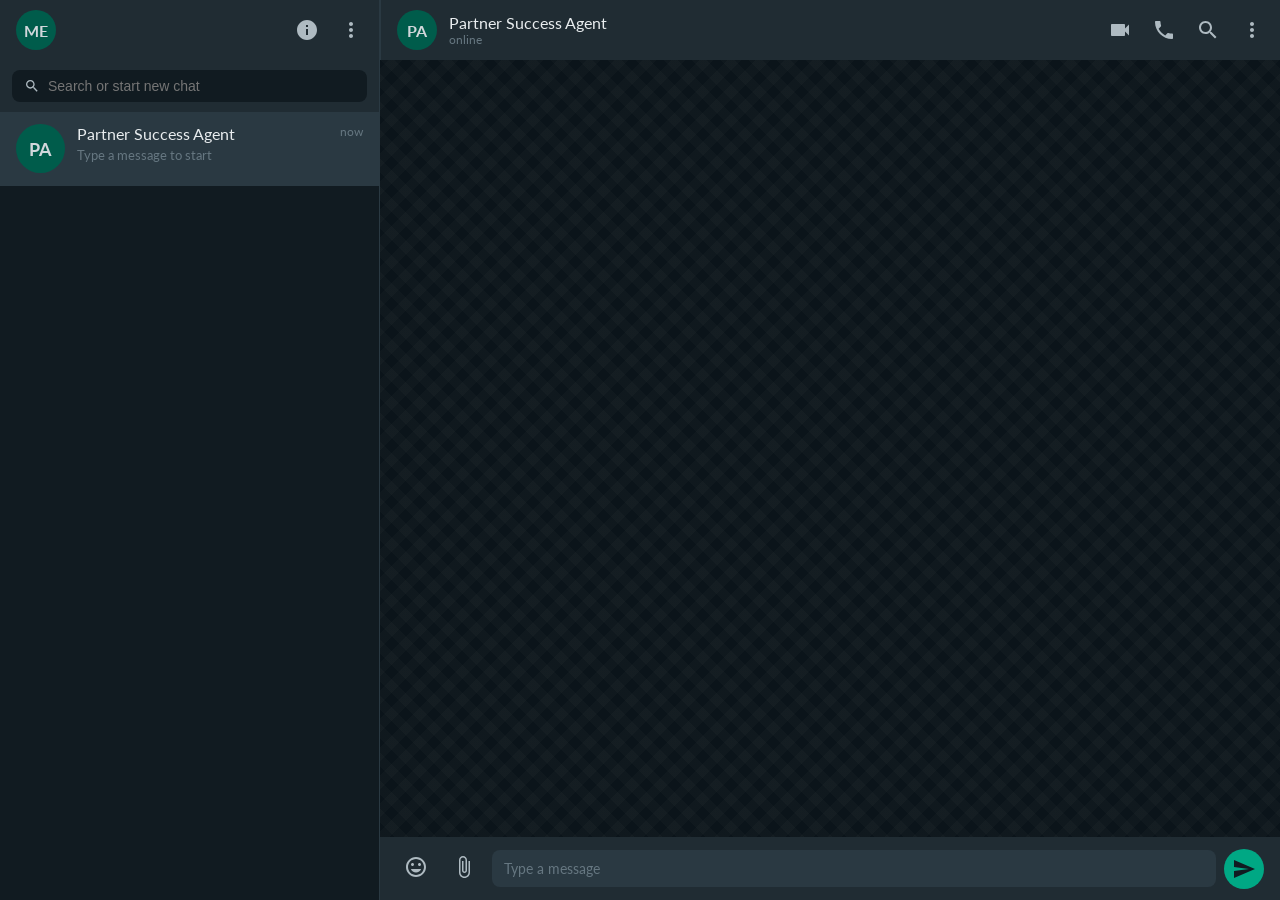
<file: whatsapp-partner-journey.html>
<!DOCTYPE html>
<html lang="en">
<head>
  <meta charset="UTF-8">
  <meta name="viewport" content="width=device-width, initial-scale=1.0">
  <title>Partner Success Agent - WhatsApp</title>
  <link rel="preconnect" href="https://fonts.googleapis.com">
  <link rel="preconnect" href="https://fonts.gstatic.com" crossorigin>
  <link href="https://fonts.googleapis.com/css2?family=Lato:wght@400;700&display=swap" rel="stylesheet">
  <style>
    * {
      margin: 0;
      padding: 0;
      box-sizing: border-box;
    }

    body {
      font-family: 'Lato', -apple-system, BlinkMacSystemFont, 'Segoe UI', Helvetica, Arial, sans-serif;
      font-size: 14.2px;
      background: #111b21;
      height: 100vh;
      overflow: hidden;
    }

    .whatsapp-container {
      display: flex;
      height: 100vh;
      max-width: 1600px;
      margin: 0 auto;
      background: #111b21;
    }

    /* Sidebar */
    .sidebar {
      width: 380px;
      background: #111b21;
      border-right: 1px solid #2a3942;
      display: flex;
      flex-direction: column;
    }

    .sidebar-header {
      background: #202c33;
      padding: 10px 16px;
      height: 60px;
      display: flex;
      align-items: center;
      justify-content: space-between;
    }

    .sidebar-header .avatar {
      width: 40px;
      height: 40px;
      border-radius: 50%;
      background: #005c4b;
      display: flex;
      align-items: center;
      justify-content: center;
      color: #d1d7db;
      font-weight: 700;
      font-size: 16px;
    }

    .sidebar-header-icons {
      display: flex;
      gap: 20px;
      color: #aebac1;
    }

    .sidebar-search {
      padding: 10px 12px;
      background: #202c33;
    }

    .search-box {
      background: #111b21;
      border-radius: 8px;
      padding: 8px 12px;
      display: flex;
      align-items: center;
      gap: 8px;
    }

    .search-box svg {
      width: 16px;
      height: 16px;
      fill: #aebac1;
    }

    .search-box input {
      border: none;
      background: none;
      color: #d1d7db;
      outline: none;
      flex: 1;
      font-size: 14px;
    }

    .chat-list {
      flex: 1;
      overflow-y: auto;
      background: #111b21;
    }

    .chat-item {
      padding: 12px 16px;
      display: flex;
      gap: 12px;
      cursor: pointer;
      background: #111b21;
      border-bottom: 1px solid #2a3942;
    }

    .chat-item.active {
      background: #2a3942;
    }

    .chat-item:hover {
      background: #202c33;
    }

    .chat-item .avatar {
      width: 49px;
      height: 49px;
      border-radius: 50%;
      background: #005c4b;
      flex-shrink: 0;
      display: flex;
      align-items: center;
      justify-content: center;
      color: #d1d7db;
      font-weight: 700;
      font-size: 18px;
    }

    .chat-item-content {
      flex: 1;
      min-width: 0;
    }

    .chat-item-header {
      display: flex;
      justify-content: space-between;
      margin-bottom: 4px;
    }

    .chat-item-name {
      color: #e9edef;
      font-weight: 400;
      font-size: 16px;
    }

    .chat-item-time {
      color: #667781;
      font-size: 12px;
    }

    .chat-item-preview {
      color: #667781;
      font-size: 13px;
      white-space: nowrap;
      overflow: hidden;
      text-overflow: ellipsis;
    }

    /* Main Chat */
    .chat-area {
      flex: 1;
      display: flex;
      flex-direction: column;
      background: #0b141a;
    }

    .chat-header {
      background: #202c33;
      padding: 10px 16px;
      height: 60px;
      display: flex;
      align-items: center;
      justify-content: space-between;
      border-left: 1px solid #2a3942;
    }

    .chat-header-left {
      display: flex;
      align-items: center;
      gap: 12px;
    }

    .chat-header .avatar {
      width: 40px;
      height: 40px;
      border-radius: 50%;
      background: #005c4b;
      display: flex;
      align-items: center;
      justify-content: center;
      color: #d1d7db;
      font-weight: 700;
      font-size: 16px;
    }

    .chat-header-info {
      display: flex;
      flex-direction: column;
    }

    .chat-header-name {
      color: #e9edef;
      font-size: 16px;
      font-weight: 400;
    }

    .chat-header-status {
      color: #667781;
      font-size: 12px;
    }

    .chat-header-status.typing {
      color: #00a884;
    }

    .chat-header-icons {
      display: flex;
      gap: 20px;
      color: #aebac1;
    }

    .chat-messages {
      flex: 1;
      overflow-y: auto;
      padding: 20px 60px;
      background-image:
        repeating-linear-gradient(45deg, transparent, transparent 10px, rgba(255,255,255,0.02) 10px, rgba(255,255,255,0.02) 20px),
        repeating-linear-gradient(-45deg, transparent, transparent 10px, rgba(255,255,255,0.02) 10px, rgba(255,255,255,0.02) 20px);
      background-color: #0b141a;
    }

    .message {
      margin-bottom: 12px;
      display: flex;
      animation: fadeIn 0.3s ease;
    }

    @keyframes fadeIn {
      from { opacity: 0; transform: translateY(10px); }
      to { opacity: 1; transform: translateY(0); }
    }

    .message.outgoing {
      justify-content: flex-end;
    }

    .message.incoming {
      justify-content: flex-start;
    }

    .message-bubble {
      max-width: 65%;
      padding: 6px 7px 8px 9px;
      border-radius: 7.5px;
      position: relative;
      word-wrap: break-word;
    }

    .message.outgoing .message-bubble {
      background: #005c4b;
      color: #e9edef;
      border-top-right-radius: 0;
    }

    .message.incoming .message-bubble {
      background: #202c33;
      color: #e9edef;
      border-top-left-radius: 0;
    }

    .message-text {
      margin-bottom: 2px;
      line-height: 19px;
    }

    .message-text strong {
      font-weight: 700;
    }

    .message-text ul {
      margin: 8px 0 8px 20px;
    }

    .message-text li {
      margin: 4px 0;
    }

    .message-time {
      font-size: 11px;
      color: rgba(255,255,255,0.45);
      text-align: right;
      margin-top: 4px;
      display: flex;
      align-items: center;
      justify-content: flex-end;
      gap: 3px;
    }

    .message.outgoing .message-time {
      color: rgba(255,255,255,0.63);
    }

    .checkmarks {
      font-size: 16px;
      color: #53bdeb;
    }

    .quick-replies {
      display: flex;
      flex-wrap: wrap;
      gap: 8px;
      margin-top: 8px;
      max-width: 65%;
    }

    .message.incoming + .quick-replies {
      margin-bottom: 12px;
    }

    .quick-reply-btn {
      padding: 8px 16px;
      border: 1px solid #3b4a54;
      border-radius: 18px;
      background: transparent;
      color: #00a884;
      cursor: pointer;
      font-size: 13px;
      font-family: inherit;
      transition: background 0.2s;
    }

    .quick-reply-btn:hover {
      background: #2a3942;
    }

    /* Composer */
    .chat-composer {
      background: #202c33;
      padding: 10px 16px;
      display: flex;
      align-items: center;
      gap: 8px;
    }

    .composer-icon {
      color: #aebac1;
      cursor: pointer;
      padding: 8px;
    }

    .composer-icon:hover {
      color: #d1d7db;
    }

    .composer-input {
      flex: 1;
      background: #2a3942;
      border: none;
      border-radius: 8px;
      padding: 10px 12px;
      color: #e9edef;
      font-size: 14.2px;
      font-family: inherit;
      outline: none;
      resize: none;
      max-height: 100px;
    }

    .composer-input::placeholder {
      color: #667781;
    }

    .send-btn {
      background: #00a884;
      border: none;
      border-radius: 50%;
      width: 40px;
      height: 40px;
      display: flex;
      align-items: center;
      justify-content: center;
      cursor: pointer;
      color: #111b21;
    }

    .send-btn:hover {
      background: #05a884;
    }

    .send-btn:disabled {
      background: #2a3942;
      color: #667781;
      cursor: not-allowed;
    }

    /* Scrollbar */
    ::-webkit-scrollbar {
      width: 6px;
    }

    ::-webkit-scrollbar-track {
      background: transparent;
    }

    ::-webkit-scrollbar-thumb {
      background: #374045;
      border-radius: 3px;
    }

    ::-webkit-scrollbar-thumb:hover {
      background: #4c5660;
    }

    /* Icons */
    .icon {
      width: 24px;
      height: 24px;
      cursor: pointer;
    }

    .icon:hover {
      opacity: 0.7;
    }

    /* Typing indicator */
    .typing-indicator {
      display: flex;
      align-items: center;
      gap: 4px;
      padding: 6px 10px;
    }

    .typing-dot {
      width: 8px;
      height: 8px;
      border-radius: 50%;
      background: #667781;
      animation: typing 1.4s infinite;
    }

    .typing-dot:nth-child(2) {
      animation-delay: 0.2s;
    }

    .typing-dot:nth-child(3) {
      animation-delay: 0.4s;
    }

    @keyframes typing {
      0%, 60%, 100% { transform: translateY(0); }
      30% { transform: translateY(-10px); }
    }

    /* OAuth Overlay */
    .oauth-overlay {
      position: fixed;
      top: 0; left: 0; right: 0; bottom: 0;
      background: rgba(0, 0, 0, 0.7);
      display: flex;
      align-items: center;
      justify-content: center;
      z-index: 1000;
      animation: fadeIn 0.3s ease;
    }
    .oauth-overlay.hidden { display: none; }
    @keyframes fadeIn { from { opacity: 0; } to { opacity: 1; } }

    .oauth-modal {
      background: #111b21;
      border-radius: 12px;
      width: 400px;
      max-width: 90vw;
      overflow: hidden;
      border: 1px solid #2a3942;
      box-shadow: 0 20px 60px rgba(0,0,0,0.5);
    }

    .oauth-browser-chrome {
      background: #202c33;
      padding: 10px 16px;
      display: flex;
      align-items: center;
      justify-content: space-between;
      border-bottom: 1px solid #2a3942;
    }

    .oauth-url-bar {
      display: flex;
      align-items: center;
      gap: 6px;
      background: #111b21;
      border-radius: 4px;
      padding: 4px 10px;
      font-size: 12px;
      color: #8696a0;
      flex: 1;
      margin-right: 12px;
    }

    .oauth-close {
      background: none;
      border: none;
      color: #8696a0;
      font-size: 18px;
      cursor: pointer;
      padding: 4px 8px;
      border-radius: 4px;
    }
    .oauth-close:hover { background: rgba(255,255,255,0.1); }

    .oauth-body {
      padding: 32px 24px;
      text-align: center;
    }

    .oauth-logo {
      font-size: 48px;
      margin-bottom: 16px;
    }

    .oauth-title {
      color: #e9edef;
      font-size: 18px;
      font-weight: 600;
      margin-bottom: 8px;
    }

    .oauth-desc {
      color: #8696a0;
      font-size: 14px;
      margin-bottom: 16px;
    }

    .oauth-perms {
      text-align: left;
      margin: 0 auto 24px;
      max-width: 280px;
      color: #aebac1;
      font-size: 13px;
      list-style: none;
      padding: 0;
    }

    .oauth-perms li {
      padding: 6px 0;
      padding-left: 20px;
      position: relative;
    }

    .oauth-perms li::before {
      content: '•';
      position: absolute;
      left: 6px;
      color: #00a884;
    }

    .oauth-allow {
      background: #00a884;
      color: #111b21;
      border: none;
      padding: 12px 32px;
      border-radius: 8px;
      font-size: 15px;
      font-weight: 700;
      cursor: pointer;
      width: 100%;
      transition: background 0.2s;
    }
    .oauth-allow:hover { background: #00c49a; }
    .oauth-allow:disabled { opacity: 0.6; cursor: not-allowed; }

    .oauth-cancel {
      background: transparent;
      color: #8696a0;
      border: none;
      padding: 8px 16px;
      font-size: 13px;
      cursor: pointer;
      margin-top: 12px;
    }
    .oauth-cancel:hover { color: #e9edef; }
  </style>
</head>
<body>
  <div class="whatsapp-container">
    <!-- Sidebar -->
    <div class="sidebar">
      <div class="sidebar-header">
        <div class="avatar">ME</div>
        <div class="sidebar-header-icons">
          <svg class="icon" viewBox="0 0 24 24" fill="currentColor">
            <path d="M12 2C6.48 2 2 6.48 2 12s4.48 10 10 10 10-4.48 10-10S17.52 2 12 2zm1 15h-2v-6h2v6zm0-8h-2V7h2v2z"/>
          </svg>
          <svg class="icon" viewBox="0 0 24 24" fill="currentColor">
            <path d="M12 8c1.1 0 2-.9 2-2s-.9-2-2-2-2 .9-2 2 .9 2 2 2zm0 2c-1.1 0-2 .9-2 2s.9 2 2 2 2-.9 2-2-.9-2-2-2zm0 6c-1.1 0-2 .9-2 2s.9 2 2 2 2-.9 2-2-.9-2-2-2z"/>
          </svg>
        </div>
      </div>

      <div class="sidebar-search">
        <div class="search-box">
          <svg viewBox="0 0 24 24">
            <path d="M15.5 14h-.79l-.28-.27C15.41 12.59 16 11.11 16 9.5 16 5.91 13.09 3 9.5 3S3 5.91 3 9.5 5.91 16 9.5 16c1.61 0 3.09-.59 4.23-1.57l.27.28v.79l5 4.99L20.49 19l-4.99-5zm-6 0C7.01 14 5 11.99 5 9.5S7.01 5 9.5 5 14 7.01 14 9.5 11.99 14 9.5 14z"/>
          </svg>
          <input type="text" placeholder="Search or start new chat">
        </div>
      </div>

      <div class="chat-list">
        <div class="chat-item active">
          <div class="avatar">PA</div>
          <div class="chat-item-content">
            <div class="chat-item-header">
              <div class="chat-item-name">Partner Success Agent</div>
              <div class="chat-item-time">now</div>
            </div>
            <div class="chat-item-preview">Type a message to start</div>
          </div>
        </div>
      </div>
    </div>

    <!-- Chat Area -->
    <div class="chat-area">
      <div class="chat-header">
        <div class="chat-header-left">
          <div class="avatar">PA</div>
          <div class="chat-header-info">
            <div class="chat-header-name">Partner Success Agent</div>
            <div class="chat-header-status" id="status">online</div>
          </div>
        </div>
        <div class="chat-header-icons">
          <svg class="icon" viewBox="0 0 24 24" fill="currentColor">
            <path d="M17 10.5V7c0-.55-.45-1-1-1H4c-.55 0-1 .45-1 1v10c0 .55.45 1 1 1h12c.55 0 1-.45 1-1v-3.5l4 4v-11l-4 4z"/>
          </svg>
          <svg class="icon" viewBox="0 0 24 24" fill="currentColor">
            <path d="M6.62 10.79c1.44 2.83 3.76 5.14 6.59 6.59l2.2-2.2c.27-.27.67-.36 1.02-.24 1.12.37 2.33.57 3.57.57.55 0 1 .45 1 1V20c0 .55-.45 1-1 1-9.39 0-17-7.61-17-17 0-.55.45-1 1-1h3.5c.55 0 1 .45 1 1 0 1.25.2 2.45.57 3.57.11.35.03.74-.25 1.02l-2.2 2.2z"/>
          </svg>
          <svg class="icon" viewBox="0 0 24 24" fill="currentColor">
            <path d="M15.5 14h-.79l-.28-.27C15.41 12.59 16 11.11 16 9.5 16 5.91 13.09 3 9.5 3S3 5.91 3 9.5 5.91 16 9.5 16c1.61 0 3.09-.59 4.23-1.57l.27.28v.79l5 4.99L20.49 19l-4.99-5zm-6 0C7.01 14 5 11.99 5 9.5S7.01 5 9.5 5 14 7.01 14 9.5 11.99 14 9.5 14z"/>
          </svg>
          <svg class="icon" viewBox="0 0 24 24" fill="currentColor">
            <path d="M12 8c1.1 0 2-.9 2-2s-.9-2-2-2-2 .9-2 2 .9 2 2 2zm0 2c-1.1 0-2 .9-2 2s.9 2 2 2 2-.9 2-2-.9-2-2-2zm0 6c-1.1 0-2 .9-2 2s.9 2 2 2 2-.9 2-2-.9-2-2-2z"/>
          </svg>
        </div>
      </div>

      <div class="chat-messages" id="messages">
        <!-- Messages will be added here dynamically -->
      </div>

      <div class="chat-composer">
        <div class="composer-icon">
          <svg class="icon" viewBox="0 0 24 24" fill="currentColor">
            <path d="M11.99 2C6.47 2 2 6.48 2 12s4.47 10 9.99 10C17.52 22 22 17.52 22 12S17.52 2 11.99 2zM12 20c-4.42 0-8-3.58-8-8s3.58-8 8-8 8 3.58 8 8-3.58 8-8 8zm3.5-9c.83 0 1.5-.67 1.5-1.5S16.33 8 15.5 8 14 8.67 14 9.5s.67 1.5 1.5 1.5zm-7 0c.83 0 1.5-.67 1.5-1.5S9.33 8 8.5 8 7 8.67 7 9.5 7.67 11 8.5 11zm3.5 6.5c2.33 0 4.31-1.46 5.11-3.5H6.89c.8 2.04 2.78 3.5 5.11 3.5z"/>
          </svg>
        </div>
        <div class="composer-icon">
          <svg class="icon" viewBox="0 0 24 24" fill="currentColor">
            <path d="M16.5 6v11.5c0 2.21-1.79 4-4 4s-4-1.79-4-4V5c0-1.38 1.12-2.5 2.5-2.5s2.5 1.12 2.5 2.5v10.5c0 .55-.45 1-1 1s-1-.45-1-1V6H10v9.5c0 1.38 1.12 2.5 2.5 2.5s2.5-1.12 2.5-2.5V5c0-2.21-1.79-4-4-4S7 2.79 7 5v12.5c0 3.04 2.46 5.5 5.5 5.5s5.5-2.46 5.5-5.5V6h-1.5z"/>
          </svg>
        </div>
        <textarea
          class="composer-input"
          id="messageInput"
          placeholder="Type a message"
          rows="1"
        ></textarea>
        <button class="send-btn" id="sendBtn">
          <svg width="24" height="24" viewBox="0 0 24 24" fill="currentColor">
            <path d="M2.01 21L23 12 2.01 3 2 10l15 2-15 2z"/>
          </svg>
        </button>
      </div>
    </div>
  </div>

  <div id="oauth-overlay" class="oauth-overlay hidden">
    <div class="oauth-modal">
      <div class="oauth-browser-chrome">
        <div class="oauth-url-bar">
          <span class="oauth-lock">🔒</span>
          <span class="oauth-url" id="oauth-url">login.salesforce.com/oauth/authorize</span>
        </div>
        <button class="oauth-close" onclick="cancelOAuth()">✕</button>
      </div>
      <div class="oauth-body">
        <div class="oauth-logo" id="oauth-logo">☁️</div>
        <h2 class="oauth-title">Authorize Partner Success Agent</h2>
        <p class="oauth-desc">This app will be able to:</p>
        <ul class="oauth-perms">
          <li>Read your deals and opportunities</li>
          <li>Sync records between CRMs</li>
          <li>View your pipeline data</li>
        </ul>
        <button class="oauth-allow" id="oauth-allow-btn" onclick="authorizeOAuth()">Allow Access</button>
        <button class="oauth-cancel" onclick="cancelOAuth()">Cancel</button>
      </div>
    </div>
  </div>

  <script>
    const OPPORTUNITIES = [
      { id: 1, name: 'Acme Corp Expansion', account: 'Daimler AG', amount: 450000, stage: 'Approved', source: 'salesforce', closeDate: '2026-07-15' },
      { id: 2, name: 'TechVentures Migration', account: 'Daimler AG', amount: 120000, stage: 'Under Review', source: 'hubspot', closeDate: '2026-07-30' },
      { id: 3, name: 'Global Supply Chain Overhaul', account: 'Daimler AG', amount: 890000, stage: 'Approved', source: 'dynamics', closeDate: '2026-08-10' },
      { id: 4, name: 'BMW Connected Fleet', account: 'BMW India', amount: 670000, stage: 'Approved', source: 'salesforce', closeDate: '2026-07-22' },
      { id: 5, name: 'Electric Vehicle Data Hub', account: 'BMW India', amount: 340000, stage: 'Under Review', source: 'hubspot', closeDate: '2026-08-05' },
      { id: 6, name: 'Dealer Portal Modernization', account: 'BMW India', amount: 210000, stage: 'Pending Approval', source: 'dynamics', closeDate: '2026-08-18' },
      { id: 7, name: 'Service Center Automation', account: 'Landmark Cars', amount: 280000, stage: 'Approved', source: 'salesforce', closeDate: '2026-07-28' },
      { id: 8, name: 'Customer Loyalty Platform', account: 'Landmark Cars', amount: 190000, stage: 'Under Review', source: 'hubspot', closeDate: '2026-08-12' },
      { id: 9, name: 'Inventory Management System', account: 'Landmark Cars', amount: 310000, stage: 'Approved', source: 'dynamics', closeDate: '2026-08-20' },
      { id: 10, name: 'Smart Showroom Experience', account: 'Landmark Cars', amount: 425000, stage: 'Pending Approval', source: 'salesforce', closeDate: '2026-09-01' },
      { id: 11, name: 'Regional Hub Integration', account: 'Daimler AG', amount: 560000, stage: 'Approved', source: 'salesforce', closeDate: '2026-07-18' },
      { id: 12, name: 'Manufacturing Analytics Suite', account: 'Daimler AG', amount: 720000, stage: 'Under Review', source: 'hubspot', closeDate: '2026-08-08' },
      { id: 13, name: 'Financial Services Platform', account: 'BMW India', amount: 480000, stage: 'Approved', source: 'dynamics', closeDate: '2026-07-25' },
      { id: 14, name: 'Mobile App Ecosystem', account: 'BMW India', amount: 290000, stage: 'Pending Approval', source: 'salesforce', closeDate: '2026-08-15' },
      { id: 15, name: 'Warranty Management Revamp', account: 'Landmark Cars', amount: 175000, stage: 'Approved', source: 'hubspot', closeDate: '2026-08-22' },
      { id: 16, name: 'Sales Force Automation', account: 'Daimler AG', amount: 395000, stage: 'Under Review', source: 'dynamics', closeDate: '2026-09-05' },
      { id: 17, name: 'After-Sales Excellence Program', account: 'BMW India', amount: 225000, stage: 'Approved', source: 'salesforce', closeDate: '2026-08-28' },
      { id: 18, name: 'Parts Distribution Deal', account: 'Landmark Cars', amount: 145000, stage: 'Under Review', source: 'hubspot', closeDate: '2026-08-25' }
    ];

    const messagesContainer = document.getElementById('messages');
    const messageInput = document.getElementById('messageInput');
    const sendBtn = document.getElementById('sendBtn');
    const statusEl = document.getElementById('status');

    let conversationState = 'setup-welcome';
    let selectedDeal = null;
    let browsingMode = false;
    let selectedOpportunities = [];
    let setupData = {
      selectedCRMs: [],
      currentCRMIndex: 0,
      userName: '',
      userRole: ''
    };

    function formatCurrency(amount) {
      return new Intl.NumberFormat('en-US', {
        style: 'currency',
        currency: 'USD',
        minimumFractionDigits: 0
      }).format(amount);
    }

    function formatTime() {
      const now = new Date();
      return now.toLocaleTimeString('en-US', { hour: 'numeric', minute: '2-digit', hour12: true });
    }

    function addMessage(text, type = 'incoming', showTime = true) {
      const messageDiv = document.createElement('div');
      messageDiv.className = `message ${type}`;

      const bubbleDiv = document.createElement('div');
      bubbleDiv.className = 'message-bubble';

      const textDiv = document.createElement('div');
      textDiv.className = 'message-text';
      textDiv.innerHTML = text;

      bubbleDiv.appendChild(textDiv);

      if (showTime) {
        const timeDiv = document.createElement('div');
        timeDiv.className = 'message-time';
        timeDiv.textContent = formatTime();
        if (type === 'outgoing') {
          timeDiv.innerHTML += ' <span class="checkmarks">✓✓</span>';
        }
        bubbleDiv.appendChild(timeDiv);
      }

      messageDiv.appendChild(bubbleDiv);
      messagesContainer.appendChild(messageDiv);
      messagesContainer.scrollTop = messagesContainer.scrollHeight;
    }

    function addQuickReplies(options) {
      const repliesDiv = document.createElement('div');
      repliesDiv.className = 'quick-replies';

      options.forEach(option => {
        const btn = document.createElement('button');
        btn.className = 'quick-reply-btn';
        btn.textContent = option.label;
        btn.onclick = () => {
          handleQuickReply(option.value);
          repliesDiv.remove();
        };
        repliesDiv.appendChild(btn);
      });

      messagesContainer.appendChild(repliesDiv);
      messagesContainer.scrollTop = messagesContainer.scrollHeight;
    }

    function showTyping() {
      statusEl.textContent = 'typing...';
      statusEl.classList.add('typing');
    }

    function hideTyping() {
      statusEl.textContent = 'online';
      statusEl.classList.remove('typing');
    }

    async function simulateTyping(duration = 1500) {
      showTyping();
      await new Promise(resolve => setTimeout(resolve, duration));
      hideTyping();
    }

    async function handleUserMessage(message) {
      addMessage(message, 'outgoing');
      messageInput.value = '';

      const lowerMsg = message.toLowerCase().trim();

      // Handle skip/later at any setup state
      if ((conversationState === 'setup-welcome' ||
           conversationState === 'setup-crm-select' ||
           conversationState === 'setup-oauth' ||
           conversationState === 'setup-profile') &&
          (lowerMsg === 'skip' || lowerMsg === 'later')) {
        await simulateTyping(800);
        addMessage("No problem! You can set up CRM connections anytime. What would you like to do?");
        addQuickReplies([
          { label: '📊 Recent deal', value: 'recent' },
          { label: '🏢 Partner deals', value: 'partners' },
          { label: '🔄 Sync status', value: 'sync' }
        ]);
        conversationState = 'menu';
        return;
      }

      if (conversationState === 'setup-welcome') {
        await simulateTyping(1500);
        addMessage(
          "Welcome! I'm the <strong>Partner Success Agent</strong> by Salesforce. I help you manage deals across your CRMs right here in WhatsApp.<br><br>" +
          "Let's get you set up — it takes about 2 minutes. Which CRMs do you use?"
        );
        addQuickReplies([
          { label: 'Salesforce', value: 'crm-salesforce' },
          { label: 'HubSpot', value: 'crm-hubspot' },
          { label: 'Both + more', value: 'crm-both' }
        ]);
        conversationState = 'setup-crm-select';
      } else if (conversationState === 'setup-profile') {
        // Extract name and role from message
        const parts = message.split(',').map(p => p.trim());
        if (parts.length >= 2) {
          setupData.userName = parts[0];
          setupData.userRole = parts.slice(1).join(', ');
        } else {
          setupData.userName = message;
          setupData.userRole = 'Partner';
        }

        await simulateTyping(1200);
        const connectedCRMs = setupData.selectedCRMs.map(crm => `✅ ${crm}`).join(', ');
        addMessage(
          `Nice to meet you, ${setupData.userName}! You're all set as ${setupData.userRole}.<br><br>` +
          `I'm connected to: ${connectedCRMs}<br><br>` +
          "What would you like to do?"
        );
        addQuickReplies([
          { label: '📊 Recent deal', value: 'recent' },
          { label: '🏢 Partner deals', value: 'partners' },
          { label: '🔄 Sync status', value: 'sync' }
        ]);
        conversationState = 'menu';
      } else if (conversationState === 'awaiting_crm_choice') {
        if (lowerMsg === '1' || lowerMsg.includes('salesforce')) {
          await handleMoveToCRM('salesforce');
        } else if (lowerMsg === '2' || lowerMsg.includes('hubspot')) {
          await handleMoveToCRM('hubspot');
        } else if (lowerMsg === '3' || lowerMsg.includes('dynamics')) {
          await handleMoveToCRM('dynamics');
        } else {
          await simulateTyping(800);
          addMessage("Please reply with 1, 2, or 3 to select a CRM.");
        }
      } else if (conversationState === 'awaiting_move_confirmation') {
        if (lowerMsg.includes('yes') || lowerMsg.includes('confirm')) {
          await confirmMove();
        } else {
          await simulateTyping(800);
          addMessage("Move cancelled. What else can I help with?");
          addQuickReplies([
            { label: '📊 Recent deal', value: 'recent' },
            { label: '🏢 Partner deals', value: 'partners' },
            { label: '🔄 Sync status', value: 'sync' }
          ]);
          conversationState = 'menu';
        }
      } else if (browsingMode) {
        await handleBrowseSelection(message);
      } else {
        await simulateTyping(800);
        addMessage("I didn't understand that. Let me know what you'd like to do:");
        addQuickReplies([
          { label: '📊 Recent deal', value: 'recent' },
          { label: '🏢 Partner deals', value: 'partners' },
          { label: '🔄 Sync status', value: 'sync' }
        ]);
        conversationState = 'menu';
      }
    }

    async function handleQuickReply(value) {
      if (value === 'crm-salesforce') {
        setupData.selectedCRMs = ['Salesforce'];
        await showConnectCRM('Salesforce');
      } else if (value === 'crm-hubspot') {
        setupData.selectedCRMs = ['HubSpot'];
        await showConnectCRM('HubSpot');
      } else if (value === 'crm-both') {
        setupData.selectedCRMs = ['Salesforce', 'HubSpot', 'Copper'];
        await showConnectCRM('Salesforce');
      } else if (value.startsWith('connect-')) {
        const crm = value.replace('connect-', '');
        await showOAuthOverlay(crm);
      } else if (value === 'recent') {
        await showRecentDeal();
      } else if (value === 'partners') {
        await showPartnerDeals();
      } else if (value === 'sync') {
        await showSyncStatus();
      } else if (value === 'move') {
        await showMoveToCRM();
      } else if (value === 'browse') {
        await showBrowseOpportunities();
      } else if (value === 'back') {
        await simulateTyping(500);
        addMessage("What would you like to do?");
        addQuickReplies([
          { label: '📊 Recent deal', value: 'recent' },
          { label: '🏢 Partner deals', value: 'partners' },
          { label: '🔄 Sync status', value: 'sync' }
        ]);
        conversationState = 'menu';
      }
    }

    async function showConnectCRM(crm) {
      await simulateTyping(800);
      addMessage(`Tap below to connect ${crm}:`);
      addQuickReplies([
        { label: `Connect ${crm}`, value: `connect-${crm}` }
      ]);
      conversationState = 'setup-oauth';
    }

    async function showOAuthOverlay(crm) {
      const overlay = document.getElementById('oauth-overlay');
      const urlEl = document.getElementById('oauth-url');
      const logoEl = document.getElementById('oauth-logo');

      // Update URL and logo based on CRM
      if (crm === 'Salesforce') {
        urlEl.textContent = 'login.salesforce.com/oauth/authorize';
        logoEl.textContent = '☁️';
      } else if (crm === 'HubSpot') {
        urlEl.textContent = 'app.hubspot.com/oauth/authorize';
        logoEl.textContent = '🧡';
      } else if (crm === 'Copper') {
        urlEl.textContent = 'app.copper.com/oauth/authorize';
        logoEl.textContent = '🔶';
      }

      overlay.classList.remove('hidden');
      // Store current CRM for OAuth completion
      window.currentOAuthCRM = crm;
    }

    function cancelOAuth() {
      const overlay = document.getElementById('oauth-overlay');
      overlay.classList.add('hidden');

      setTimeout(async () => {
        await simulateTyping(800);
        addMessage("No problem, you can connect later.");
        await handleOAuthCompletion(true);
      }, 300);
    }

    async function authorizeOAuth() {
      const overlay = document.getElementById('oauth-overlay');
      const allowBtn = document.getElementById('oauth-allow-btn');

      allowBtn.disabled = true;
      allowBtn.textContent = 'Authorizing...';

      await new Promise(resolve => setTimeout(resolve, 1500));

      overlay.classList.add('hidden');
      allowBtn.disabled = false;
      allowBtn.textContent = 'Allow Access';

      await handleOAuthCompletion(false);
    }

    async function handleOAuthCompletion(cancelled) {
      const currentCRM = window.currentOAuthCRM;

      if (!cancelled) {
        await simulateTyping(1200);
        addMessage(`✅ ${currentCRM} connected successfully!`);
      }

      setupData.currentCRMIndex++;

      // Check if there are more CRMs to connect
      if (setupData.currentCRMIndex < setupData.selectedCRMs.length) {
        const nextCRM = setupData.selectedCRMs[setupData.currentCRMIndex];
        await new Promise(resolve => setTimeout(resolve, 800));
        await showConnectCRM(nextCRM);
      } else {
        // All CRMs connected, move to profile setup
        await new Promise(resolve => setTimeout(resolve, 800));
        await simulateTyping(1000);
        addMessage(
          "All CRMs connected! 🎉<br><br>" +
          "Now, what's your name and role?<br>" +
          "(e.g., 'Alex, Sales Manager')"
        );
        conversationState = 'setup-profile';
      }
    }

    async function showRecentDeal() {
      await simulateTyping(1200);
      selectedDeal = OPPORTUNITIES[0];
      const deal = selectedDeal;

      addMessage(
        `<strong>Deal: ${deal.name}</strong><br>` +
        `<strong>Account:</strong> ${deal.account}<br>` +
        `<strong>Amount:</strong> ${formatCurrency(deal.amount)}<br>` +
        `<strong>Stage:</strong> ${deal.stage}<br>` +
        `<strong>Source:</strong> ${deal.source.toUpperCase()}<br>` +
        `<strong>Close Date:</strong> ${new Date(deal.closeDate).toLocaleDateString('en-US', { month: 'short', day: 'numeric', year: 'numeric' })}`
      );

      addQuickReplies([
        { label: '✏️ Move to CRM', value: 'move' },
        { label: '🔍 Browse opportunities', value: 'browse' },
        { label: '⬅️ Back', value: 'back' }
      ]);
      conversationState = 'deal_shown';
    }

    async function showPartnerDeals() {
      await simulateTyping(1500);

      const byAccount = {};
      OPPORTUNITIES.forEach(opp => {
        if (!byAccount[opp.account]) byAccount[opp.account] = [];
        byAccount[opp.account].push(opp);
      });

      let text = '<strong>Partner Deals Summary</strong><br><br>';
      for (const [account, deals] of Object.entries(byAccount)) {
        const total = deals.reduce((sum, d) => sum + d.amount, 0);
        text += `<strong>${account}</strong><br>`;
        text += `${deals.length} opportunities • ${formatCurrency(total)}<br><br>`;
      }

      addMessage(text);
      addQuickReplies([
        { label: '🔍 Browse all', value: 'browse' },
        { label: '⬅️ Back', value: 'back' }
      ]);
      conversationState = 'menu';
    }

    async function showSyncStatus() {
      await simulateTyping(1200);

      const salesforceCount = OPPORTUNITIES.filter(o => o.source === 'salesforce').length;
      const hubspotCount = OPPORTUNITIES.filter(o => o.source === 'hubspot').length;
      const dynamicsCount = OPPORTUNITIES.filter(o => o.source === 'dynamics').length;

      addMessage(
        '<strong>CRM Sync Status</strong><br><br>' +
        `✅ <strong>Salesforce:</strong> ${salesforceCount} opportunities synced<br>` +
        `✅ <strong>HubSpot:</strong> ${hubspotCount} opportunities synced<br>` +
        `✅ <strong>Dynamics 365:</strong> ${dynamicsCount} opportunities synced<br><br>` +
        'Last sync: Just now<br>' +
        'Next sync: In 5 minutes'
      );

      addQuickReplies([
        { label: '🔍 Browse all', value: 'browse' },
        { label: '⬅️ Back', value: 'back' }
      ]);
      conversationState = 'menu';
    }

    async function showMoveToCRM() {
      await simulateTyping(1000);
      addMessage(
        'Select destination CRM:<br><br>' +
        '<strong>1.</strong> Salesforce<br>' +
        '<strong>2.</strong> HubSpot<br>' +
        '<strong>3.</strong> Dynamics 365<br><br>' +
        'Reply with the number of your choice.'
      );
      conversationState = 'awaiting_crm_choice';
    }

    async function handleMoveToCRM(crm) {
      await simulateTyping(800);
      addMessage(
        `Move <strong>${selectedDeal.name}</strong> to <strong>${crm.toUpperCase()}</strong>?<br><br>` +
        'Reply "yes" to confirm or anything else to cancel.'
      );
      conversationState = 'awaiting_move_confirmation';
      selectedDeal.targetCRM = crm;
    }

    async function confirmMove() {
      await simulateTyping(1500);
      addMessage(
        `✅ <strong>Success!</strong><br><br>` +
        `${selectedDeal.name} has been moved to ${selectedDeal.targetCRM.toUpperCase()}.`
      );

      await new Promise(resolve => setTimeout(resolve, 800));
      addMessage("What else can I help with?");
      addQuickReplies([
        { label: '📊 Recent deal', value: 'recent' },
        { label: '🏢 Partner deals', value: 'partners' },
        { label: '🔄 Sync status', value: 'sync' }
      ]);
      conversationState = 'menu';
    }

    async function showBrowseOpportunities() {
      await simulateTyping(1500);
      browsingMode = true;

      let text = '<strong>All Opportunities</strong><br><br>';
      OPPORTUNITIES.forEach((opp, idx) => {
        text += `<strong>${idx + 1}.</strong> ${opp.name}<br>`;
        text += `${opp.account} • ${formatCurrency(opp.amount)} • ${opp.source.toUpperCase()}<br><br>`;
      });
      text += 'Reply with numbers (e.g., "1, 5, 12") to select deals, or "done" to finish.';

      addMessage(text);
      conversationState = 'browsing';
    }

    async function handleBrowseSelection(message) {
      const lowerMsg = message.toLowerCase().trim();

      if (lowerMsg === 'done' || lowerMsg === 'finish') {
        if (selectedOpportunities.length > 0) {
          await simulateTyping(1000);
          const total = selectedOpportunities.reduce((sum, opp) => sum + opp.amount, 0);
          addMessage(
            `✅ <strong>Selected ${selectedOpportunities.length} opportunities</strong><br><br>` +
            `Total value: ${formatCurrency(total)}`
          );
        } else {
          await simulateTyping(800);
          addMessage("No opportunities selected.");
        }
        browsingMode = false;
        selectedOpportunities = [];

        await new Promise(resolve => setTimeout(resolve, 800));
        addMessage("What else can I help with?");
        addQuickReplies([
          { label: '📊 Recent deal', value: 'recent' },
          { label: '🏢 Partner deals', value: 'partners' },
          { label: '🔄 Sync status', value: 'sync' }
        ]);
        conversationState = 'menu';
      } else {
        const numbers = message.match(/\d+/g);
        if (numbers) {
          const indices = numbers.map(n => parseInt(n) - 1).filter(i => i >= 0 && i < OPPORTUNITIES.length);
          indices.forEach(i => {
            if (!selectedOpportunities.find(o => o.id === OPPORTUNITIES[i].id)) {
              selectedOpportunities.push(OPPORTUNITIES[i]);
            }
          });

          await simulateTyping(800);
          addMessage(
            `✓ Added ${indices.length} deal(s)<br>` +
            `Total selected: ${selectedOpportunities.length}<br><br>` +
            'Select more or reply "done" to finish.'
          );
        } else {
          await simulateTyping(800);
          addMessage('Please reply with numbers (e.g., "1, 3, 7") or "done".');
        }
      }
    }

    // Event listeners
    sendBtn.addEventListener('click', () => {
      const message = messageInput.value.trim();
      if (message) {
        handleUserMessage(message);
      }
    });

    messageInput.addEventListener('keydown', (e) => {
      if (e.key === 'Enter' && !e.shiftKey) {
        e.preventDefault();
        const message = messageInput.value.trim();
        if (message) {
          handleUserMessage(message);
        }
      }
    });

    messageInput.addEventListener('input', (e) => {
      e.target.style.height = 'auto';
      e.target.style.height = Math.min(e.target.scrollHeight, 100) + 'px';
    });

    // Auto-focus input
    messageInput.focus();
  </script>
</body>
</html>
</file>
